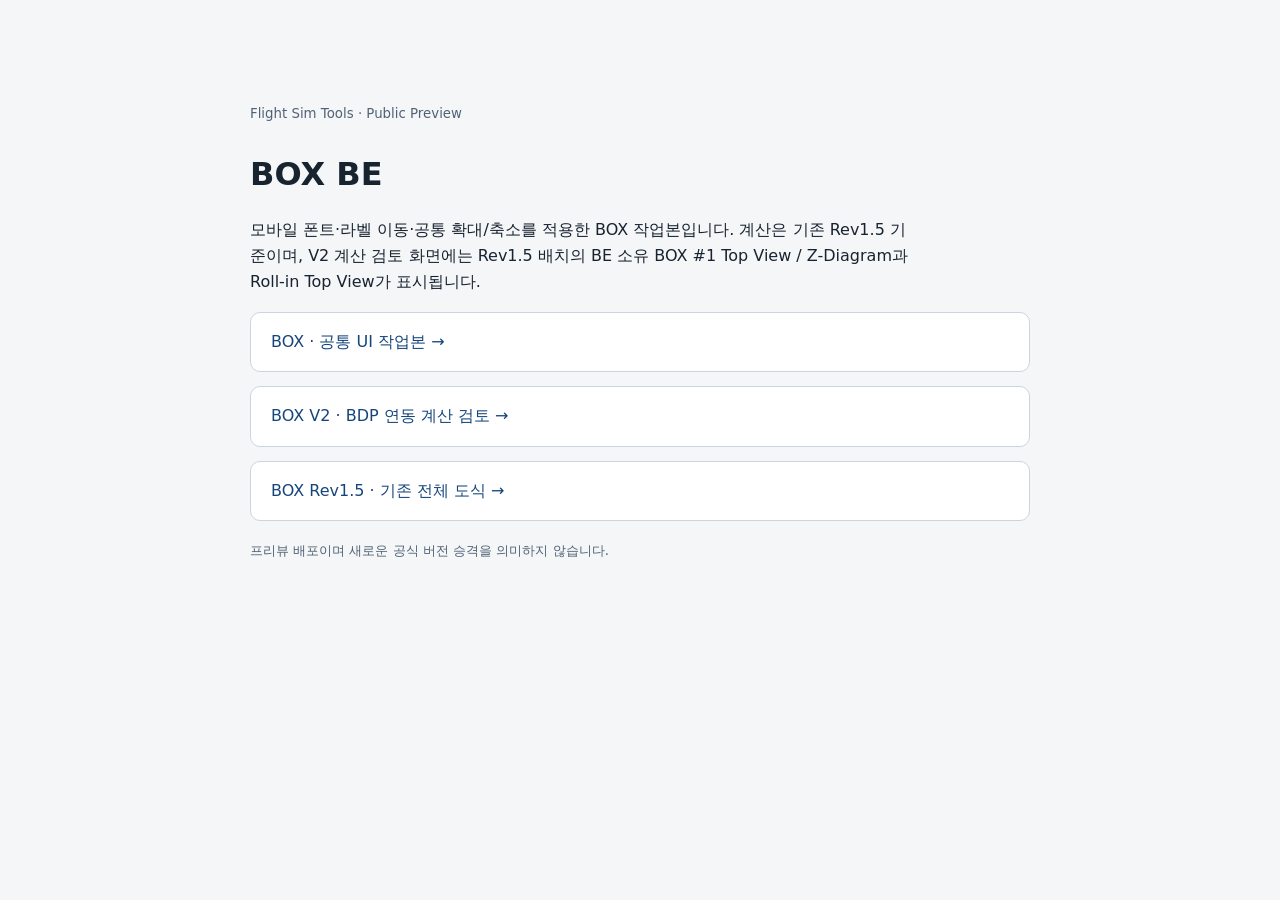
<file: index.html>
<!doctype html><html lang="ko"><meta charset="utf-8"><meta name="viewport" content="width=device-width,initial-scale=1"><title>BOX BE · Public Preview</title><style>body{font:16px/1.65 system-ui,sans-serif;background:#f4f6f8;color:#182330;margin:0}main{max-width:780px;margin:8vh auto;padding:28px}h1{font-size:32px;margin-bottom:8px}small{color:#526275}a{display:block;padding:16px 20px;margin:14px 0;border:1px solid #ccd5df;border-radius:10px;background:white;color:#16457c;text-decoration:none}a:hover{border-color:#16457c}p{max-width:65ch}</style><main><small>Flight Sim Tools · Public Preview</small><h1>BOX BE</h1><p>모바일 폰트·라벨 이동·공통 확대/축소를 적용한 BOX 작업본입니다. 계산은 기존 Rev1.5 기준이며, V2 계산 검토 화면에는 Rev1.5 배치의 BE 소유 BOX #1 Top View / Z-Diagram과 Roll-in Top View가 표시됩니다.</p><a href="./bombing/box-pattern/work/box-ui-v0.1.html">BOX · 공통 UI 작업본 →</a><a href="./apps/bombing-calculator-v2/index.html">BOX V2 · BDP 연동 계산 검토 →</a><a href="./bombing/box-pattern/box-pattern.html">BOX Rev1.5 · 기존 전체 도식 →</a><p><small>프리뷰 배포이며 새로운 공식 버전 승격을 의미하지 않습니다.</small></p></main></html>
</file>
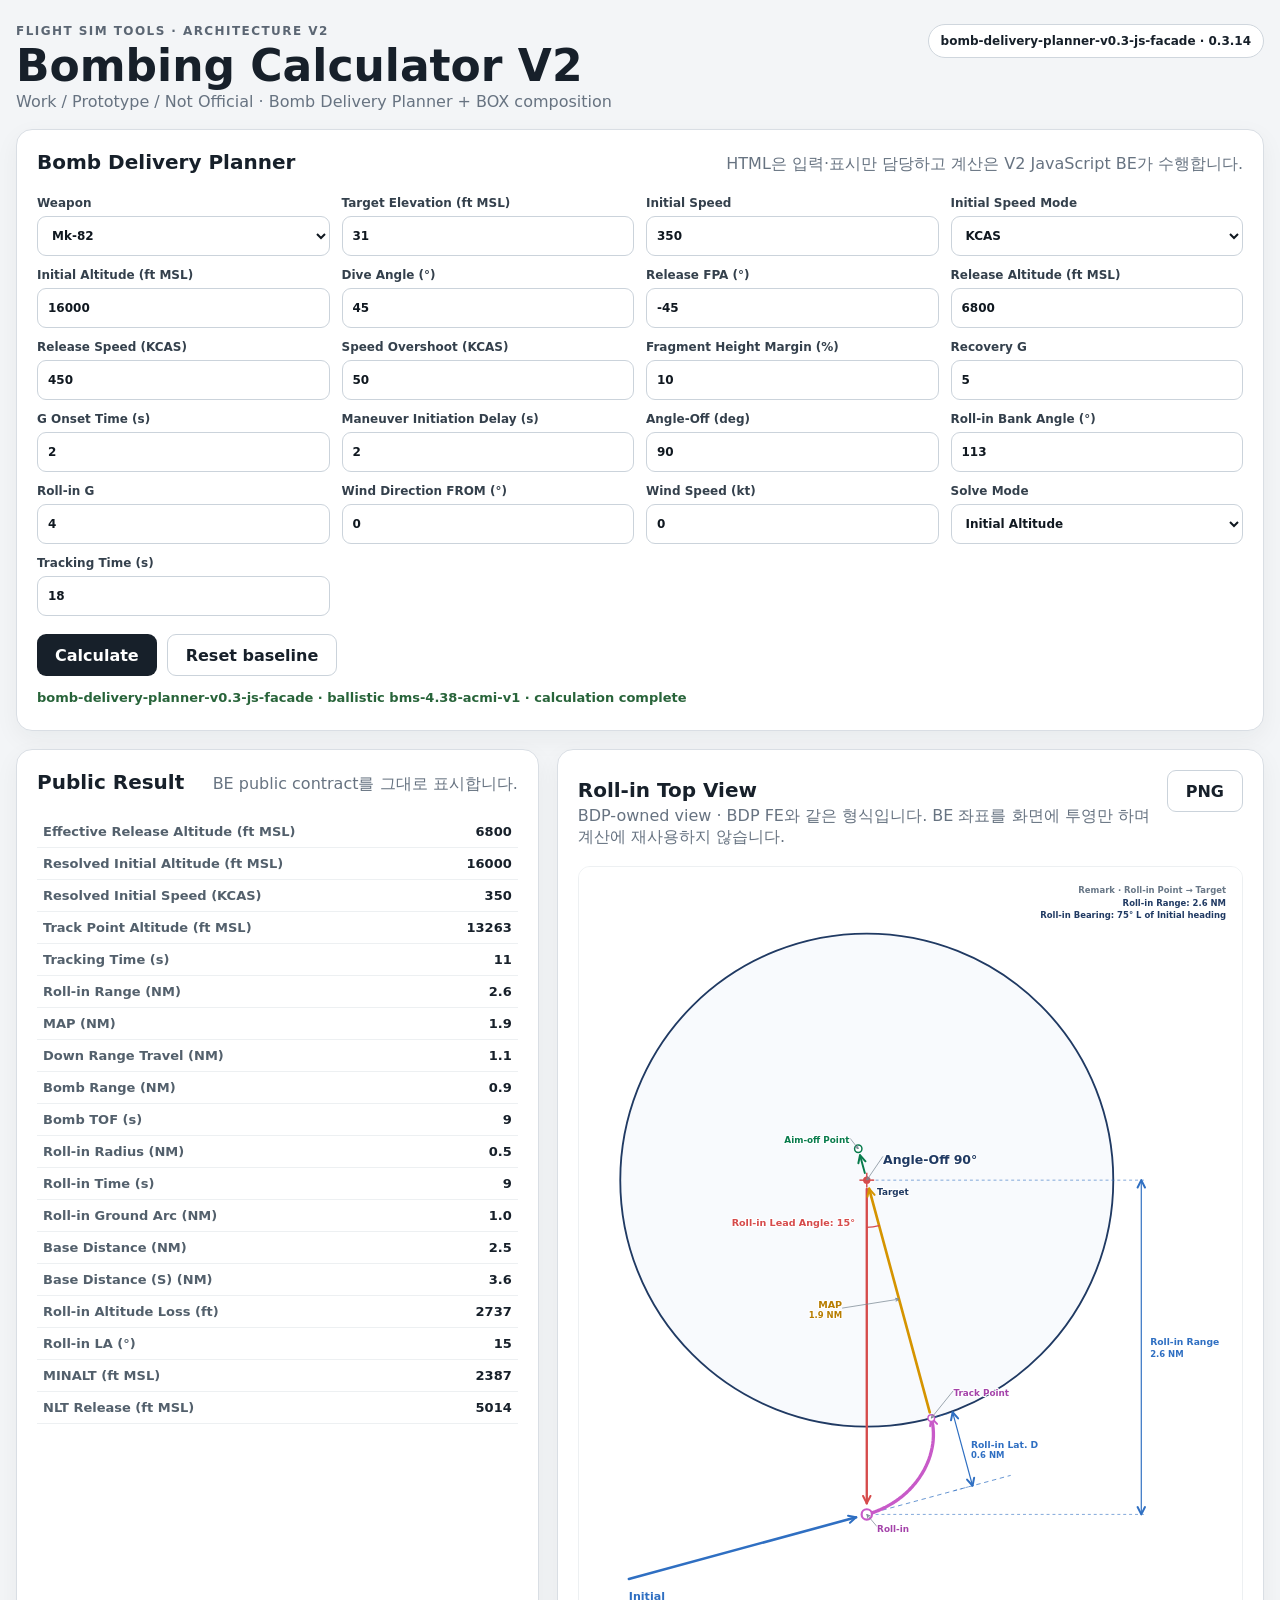
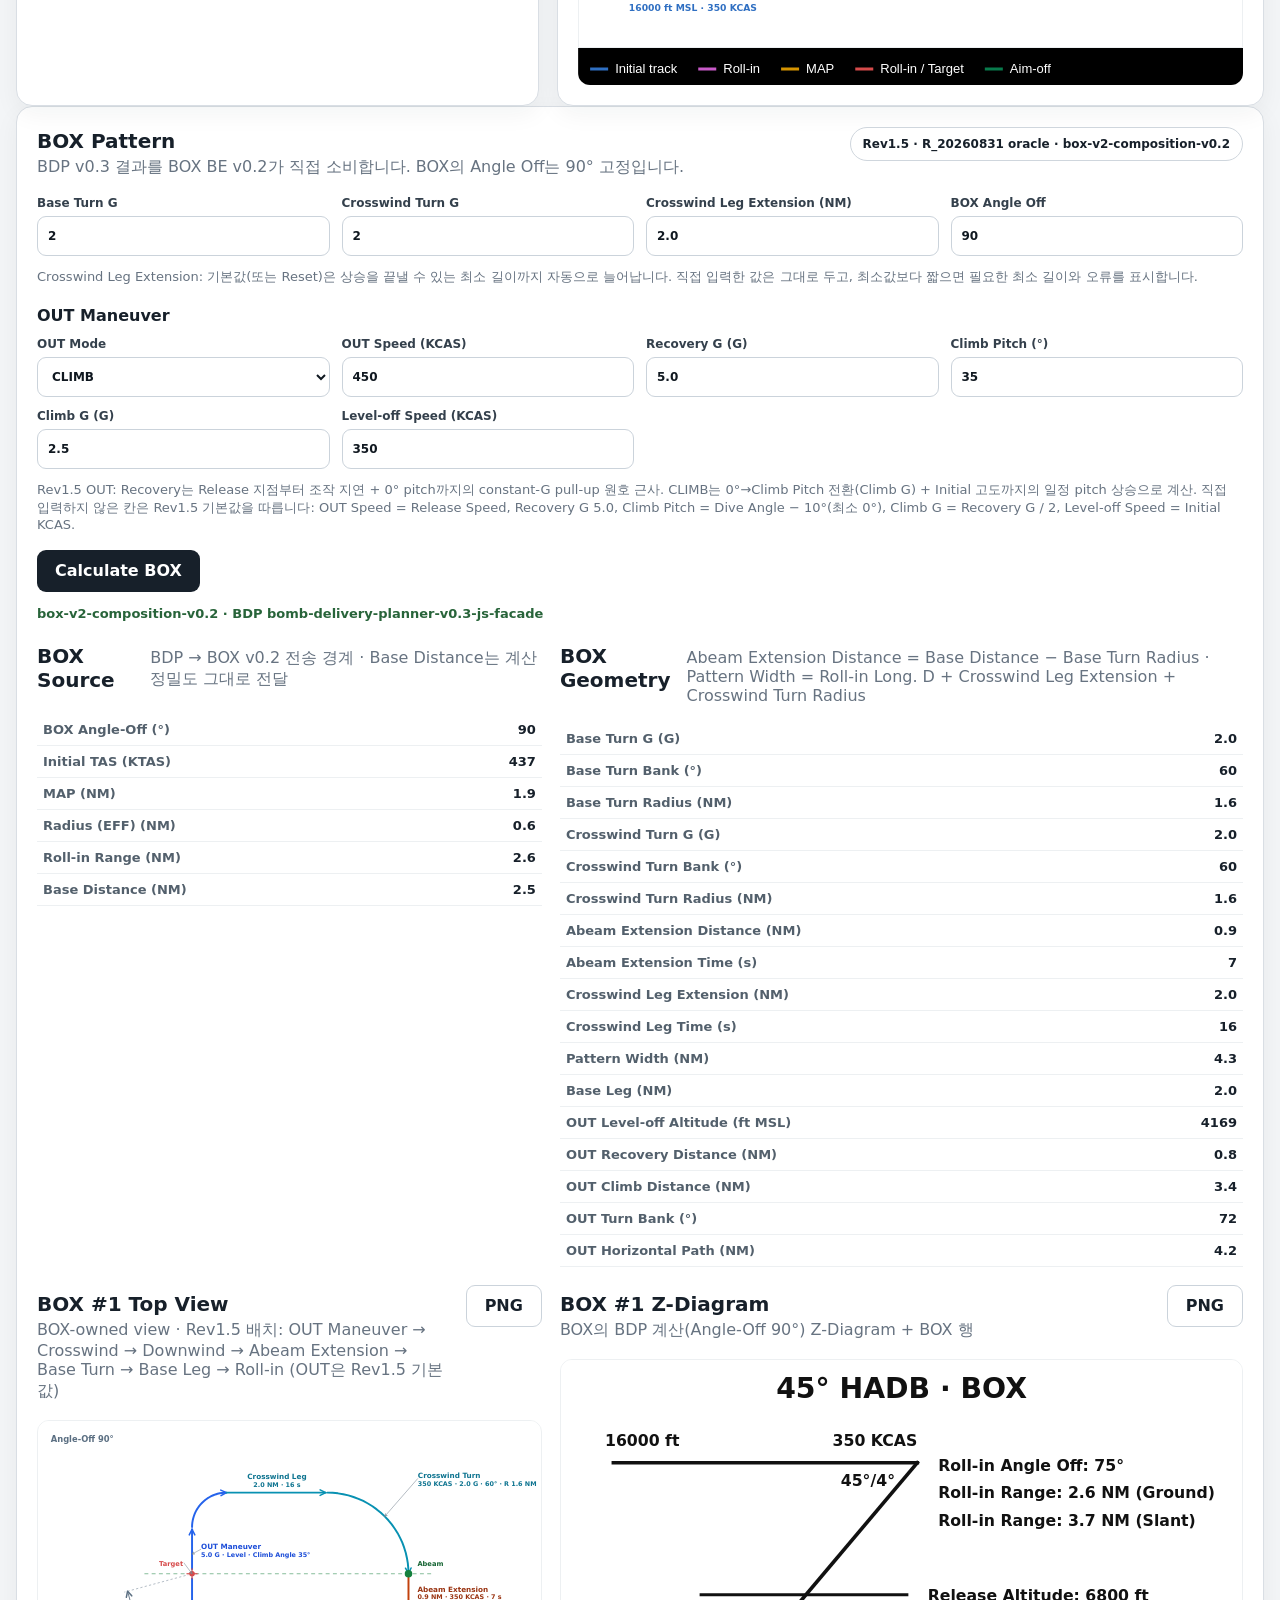
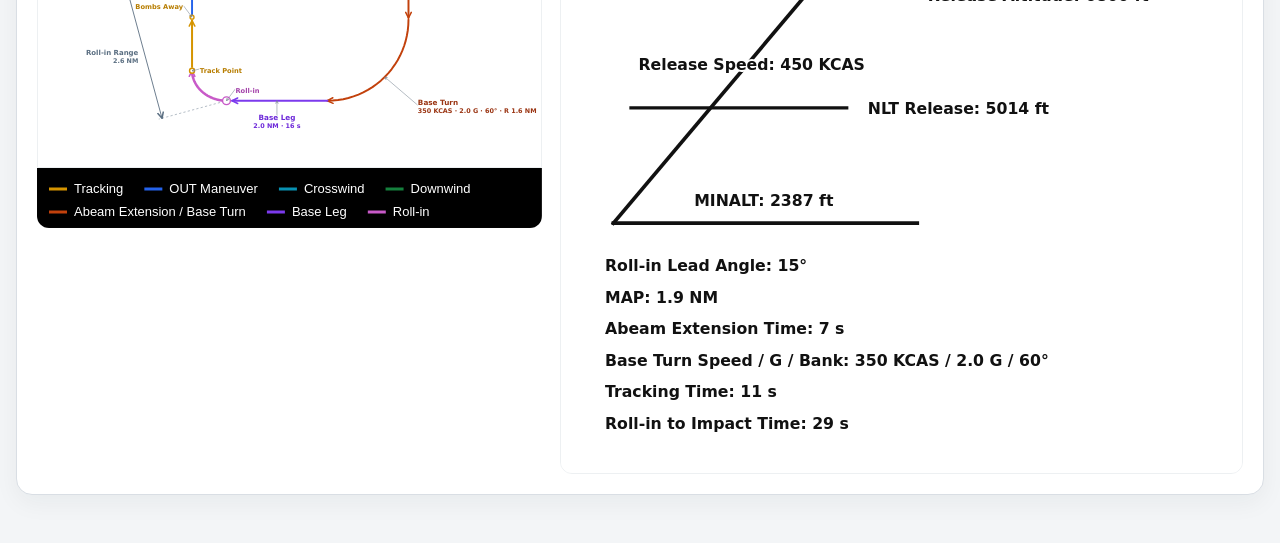
<file: apps/bombing-calculator-v2/index.html>
<!doctype html>
<html lang="ko">
<head>
  <meta charset="utf-8">
  <meta name="viewport" content="width=device-width, initial-scale=1">
  <title>Bombing Calculator V2 — Work</title>
  <link rel="stylesheet" href="./styles.css">
</head>
<body>
  <main class="app-shell">
    <header class="hero">
      <div>
        <p class="eyebrow">Flight Sim Tools · Architecture V2</p>
        <h1>Bombing Calculator V2</h1>
        <p class="subhead">Work / Prototype / Not Official · Bomb Delivery Planner + BOX composition</p>
      </div>
      <div id="modelBadge" class="badge">Loading model…</div>
    </header>

    <section class="panel">
      <div class="section-heading">
        <h2>Bomb Delivery Planner</h2>
        <p>HTML은 입력·표시만 담당하고 계산은 V2 JavaScript BE가 수행합니다.</p>
      </div>

      <form id="plannerForm" class="form-grid" novalidate>
        <label>Weapon
          <select name="weaponId">
            <option value="M82" selected>Mk-82</option>
            <option value="M83">Mk-83</option>
            <option value="M84">Mk-84</option>
          </select>
        </label>

        <label>Target Elevation (ft MSL)
          <input name="targetElevationMslFt" type="number" value="31" step="1">
        </label>

        <label>Initial Speed
          <input name="initialSpeedValue" type="number" value="350" step="1">
        </label>

        <label>Initial Speed Mode
          <select name="initialSpeedMode">
            <option value="CAS" selected>KCAS</option>
            <option value="MACH">Mach</option>
          </select>
        </label>

        <label>Initial Altitude (ft MSL)
          <input name="initialAltitudeMslFt" type="number" value="16000" step="10">
        </label>

        <label>Dive Angle (°)
          <input name="diveAngleDeg" type="number" value="45" min="0" max="89.9" step="0.1">
        </label>

        <label>Release FPA (°)
          <input name="releaseFpaDeg" type="number" value="-45" max="0" step="0.1">
        </label>

        <label>Release Altitude (ft MSL)
          <input name="releaseAltitudeMslFt" type="number" value="6800" step="10">
        </label>

        <label>Release Speed (KCAS)
          <input name="releaseSpeedKcas" type="number" value="450" step="1">
        </label>

        <label>Speed Overshoot (KCAS)
          <input name="speedOvershootKcas" type="number" value="50" step="1">
        </label>

        <label>Fragment Height Margin (%)<input name="fragmentHeightMarginPercent" type="number" value="10" min="0" step="1"></label>
        <label>Recovery G
          <input name="recoveryG" type="number" value="5" min="1.01" max="9" step="0.1">
        </label>

        <label>G Onset Time (s)
          <input name="gOnsetTimeSec" type="number" value="2" min="0.1" step="0.1">
        </label>

        <label>Maneuver Initiation Delay (s)
          <input name="maneuverInitiationDelaySec" type="number" value="2" min="0" step="0.1">
        </label>

        <label>Angle-Off (deg)
          <input name="angleOffDeg" type="number" value="90" min="0.1" max="179.9" step="0.1">
        </label>

        <label>Roll-in Bank Angle (°)
          <input name="rollInBankAngleDeg" type="number" value="113" min="0.1" max="179.9" step="0.1">
        </label>

        <label>Roll-in G
          <input name="rollInG" type="number" value="4" min="1.01" max="9" step="0.1">
        </label>

        <label>Wind Direction FROM (°)
          <input name="windDirectionDeg" type="number" value="0" step="1">
        </label>

        <label>Wind Speed (kt)
          <input name="windSpeedKt" type="number" value="0" min="0" step="1">
        </label>

        <label>Solve Mode
          <select name="solveMode">
            <option value="height" selected>Initial Altitude</option>
            <option value="time">Tracking Time</option>
          </select>
        </label>

        <label>Tracking Time (s)
          <input name="trackingTimeSec" type="number" value="18" min="0" step="1">
        </label>

        <div class="form-actions">
          <button type="submit">Calculate</button>
          <button type="button" id="resetButton" class="secondary">Reset baseline</button>
        </div>
      </form>

      <div id="status" class="status" role="status" aria-live="polite"></div>
    </section>

    <section class="workspace-grid">
      <article class="panel">
        <div class="section-heading">
          <h2>Public Result</h2>
          <p>BE public contract를 그대로 표시합니다.</p>
        </div>
        <table class="result-table">
          <tbody id="resultBody"></tbody>
        </table>
      </article>

      <article class="panel">
        <div class="section-heading">
          <div>
            <h2 id="topViewTitle">Roll-in Top View</h2>
            <p>BDP-owned view · BDP FE와 같은 형식입니다. BE 좌표를 화면에 투영만 하며 계산에 재사용하지 않습니다.</p>
          </div>
          <button type="button" id="topViewPng" class="secondary">PNG</button>
        </div>
        <svg id="topView" class="diagram-svg" data-export-legend="topViewLegend" viewBox="0 0 900 700" role="img" aria-label="Roll-in Top View"></svg>
        <svg id="topViewLegend" class="diagram-legend" role="img" aria-label="Roll-in Top View legend"></svg>
      </article>
    </section>

    <section class="panel box-panel">
      <div class="section-heading">
        <div>
          <h2>BOX Pattern</h2>
          <p>BDP v0.3 결과를 BOX BE v0.2가 직접 소비합니다. BOX의 Angle Off는 90° 고정입니다.</p>
        </div>
        <div id="boxModelBadge" class="badge">Loading BOX…</div>
      </div>

      <form id="boxForm" class="form-grid" novalidate>
        <label>Base Turn G
          <input name="baseTurnG" type="number" value="2" min="1.01" max="9" step="0.1">
        </label>

        <label>Crosswind Turn G
          <input name="crossTurnG" type="number" value="2" min="1.01" max="9" step="0.1">
        </label>

        <label>Crosswind Leg Extension (NM)
          <input name="crossLegExtensionNm" type="number" value="2" min="0" step="0.1" data-default-linked>
        </label>

        <label>BOX Angle Off
          <input value="90" type="number" disabled aria-label="BOX fixed Angle Off 90 degrees">
        </label>

        <p class="form-note">Crosswind Leg Extension: 기본값(또는 Reset)은 상승을 끝낼 수 있는 최소 길이까지 자동으로 늘어납니다. 직접 입력한 값은 그대로 두고, 최소값보다 짧으면 필요한 최소 길이와 오류를 표시합니다.</p>

        <p class="form-group-title">OUT Maneuver</p>

        <label>OUT Mode
          <select name="outMode">
            <option value="CLIMB" selected>CLIMB</option>
            <option value="LEVEL">LEVEL</option>
          </select>
        </label>

        <label>OUT Speed (KCAS)
          <input name="outSpeedKcas" type="number" step="1" data-default-linked>
        </label>

        <label>Recovery G (G)
          <input name="outRecoveryG" type="number" step="0.1" min="1.1" data-default-linked>
        </label>

        <label>Climb Pitch (°)
          <input name="outClimbPitchDeg" type="number" step="1" min="0" data-default-linked>
        </label>

        <label>Climb G (G)
          <input name="outClimbG" type="number" step="0.1" min="1.1" data-default-linked>
        </label>

        <label>Level-off Speed (KCAS)
          <input name="outLevelOffSpeedKcas" type="number" step="1" min="1" data-default-linked>
        </label>

        <p class="form-note">Rev1.5 OUT: Recovery는 Release 지점부터 조작 지연 + 0° pitch까지의 constant-G pull-up 원호 근사. CLIMB는 0°→Climb Pitch 전환(Climb G) + Initial 고도까지의 일정 pitch 상승으로 계산. 직접 입력하지 않은 칸은 Rev1.5 기본값을 따릅니다: OUT Speed = Release Speed, Recovery G 5.0, Climb Pitch = Dive Angle − 10°(최소 0°), Climb G = Recovery G / 2, Level-off Speed = Initial KCAS.</p>

        <div class="form-actions">
          <button type="submit">Calculate BOX</button>
        </div>
      </form>

      <div id="boxStatus" class="status" role="status" aria-live="polite"></div>

      <div class="workspace-grid box-results-grid">
        <article>
          <div class="section-heading">
            <h2>BOX Source</h2>
            <p>BDP → BOX v0.2 전송 경계 · Base Distance는 계산 정밀도 그대로 전달</p>
          </div>
          <table class="result-table">
            <tbody id="boxSourceBody"></tbody>
          </table>
        </article>

        <article>
          <div class="section-heading">
            <h2>BOX Geometry</h2>
            <p>Abeam Extension Distance = Base Distance − Base Turn Radius · Pattern Width = Roll-in Long. D + Crosswind Leg Extension + Crosswind Turn Radius</p>
          </div>
          <table class="result-table">
            <tbody id="boxResultBody"></tbody>
          </table>
        </article>
      </div>

      <div class="workspace-grid box-results-grid">
        <article>
          <div class="section-heading">
            <div>
              <h2 id="boxTopViewTitle">BOX #1 Top View</h2>
              <p>BOX-owned view · Rev1.5 배치: OUT Maneuver → Crosswind → Downwind → Abeam Extension → Base Turn → Base Leg → Roll-in (OUT은 Rev1.5 기본값)</p>
            </div>
            <button type="button" id="boxTopViewPng" class="secondary">PNG</button>
          </div>
          <svg id="boxTopView" class="diagram-svg" data-export-legend="boxTopViewLegend" viewBox="0 0 900 700" role="img" aria-label="BOX #1 Top View"></svg>
          <svg id="boxTopViewLegend" class="diagram-legend" role="img" aria-label="BOX #1 Top View legend"></svg>
        </article>

        <article>
          <div class="section-heading">
            <div>
              <h2 id="boxZTitle">BOX #1 Z-Diagram</h2>
              <p>BOX의 BDP 계산(Angle-Off 90°) Z-Diagram + BOX 행</p>
            </div>
            <button type="button" id="boxZPng" class="secondary">PNG</button>
          </div>
          <svg id="boxZ" class="diagram-svg" viewBox="0 0 650 680" role="img" aria-label="BOX #1 Z-Diagram"></svg>
        </article>
      </div>
    </section>
  </main>

  <script type="module" src="./app.mjs"></script>
</body>
</html>
</file>
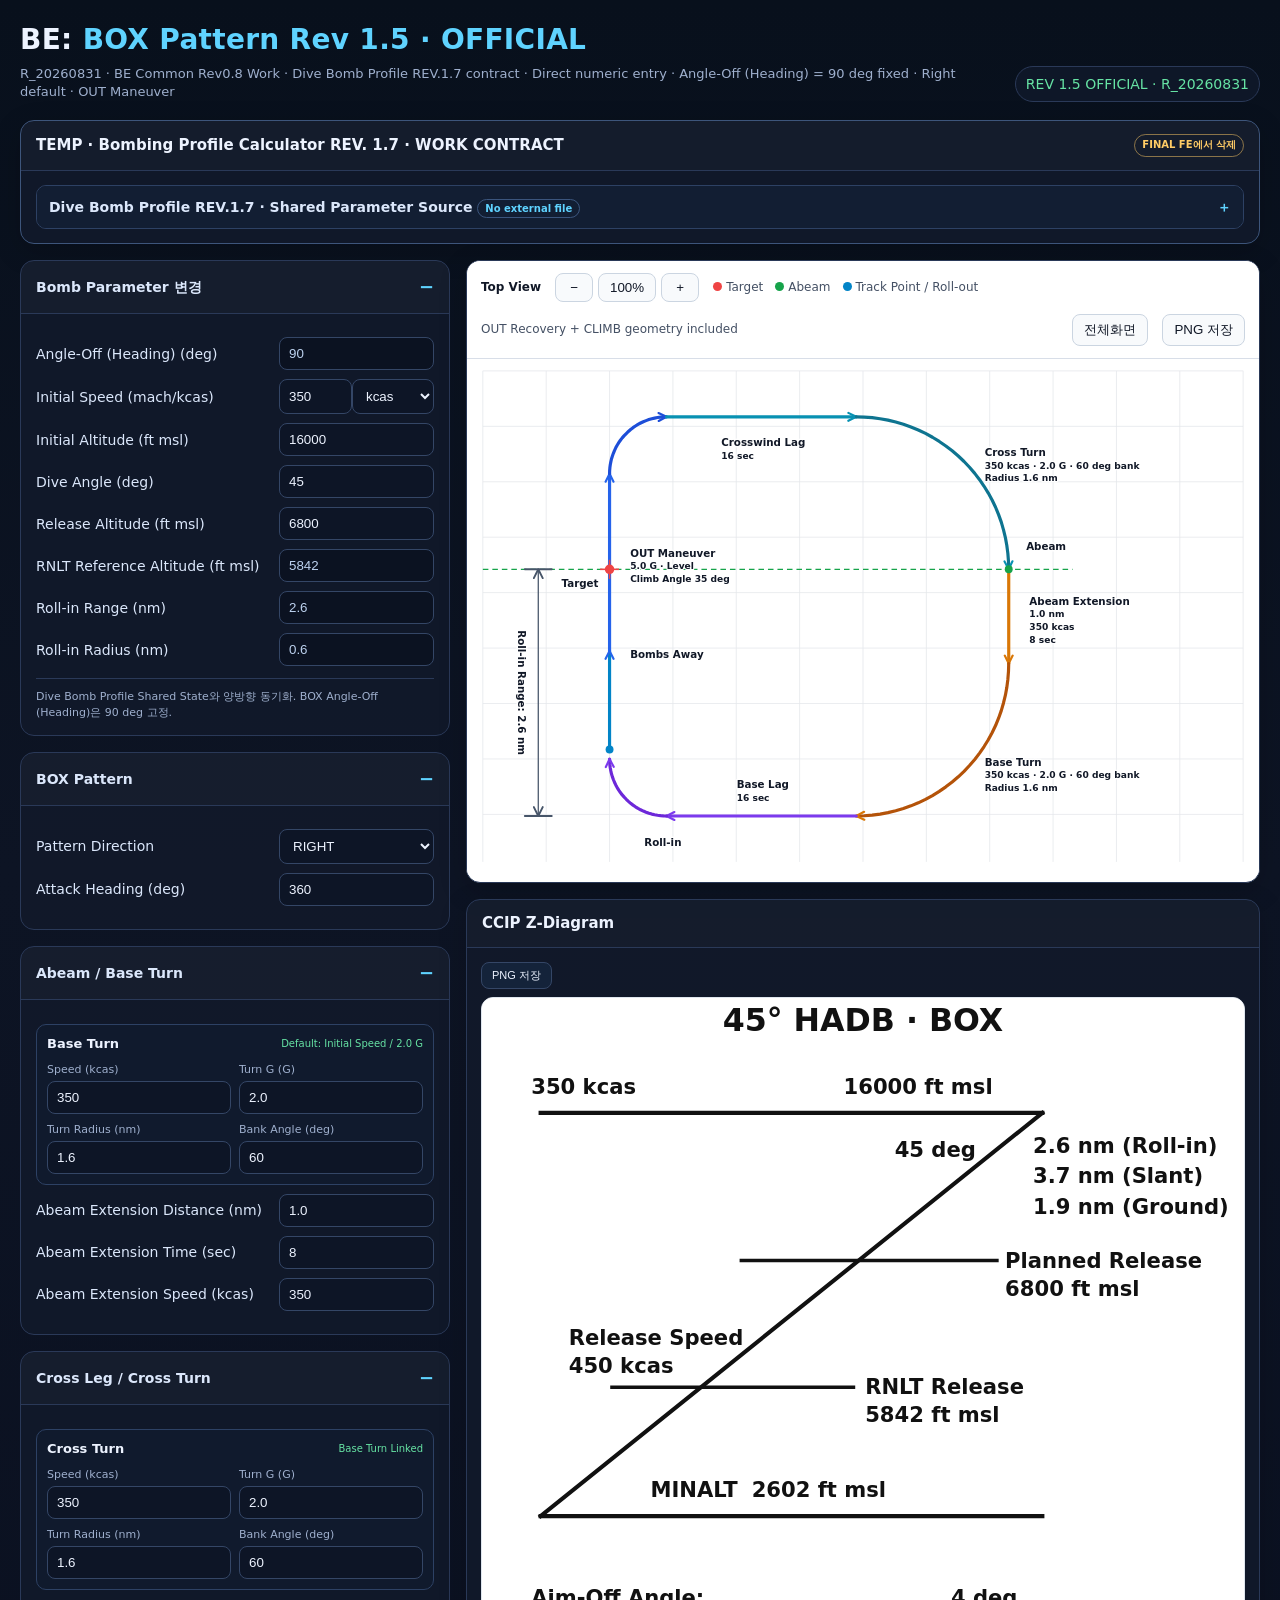
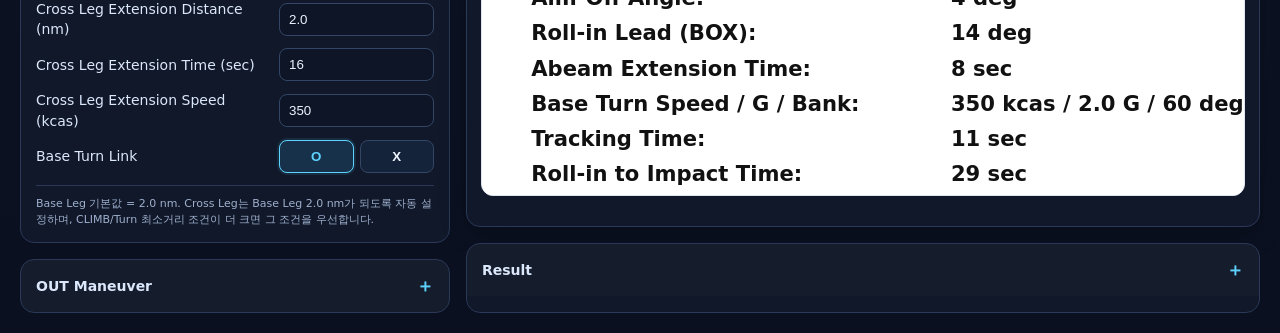
<file: bombing/box-pattern/box-pattern.html>
<!doctype html>
<html lang="ko">
<head>
<meta charset="utf-8" />
<meta name="viewport" content="width=device-width, initial-scale=1" />
<title>BE: BOX Pattern Rev 1.5 · OFFICIAL · R_20260831</title>
<style>
.rangeDimension{fill:none;stroke:#475569;stroke-width:1.6}.rangeCap{stroke:#475569;stroke-width:2.4;stroke-linecap:round}.label,.svgmeta,.small{paint-order:stroke;stroke:#fff;stroke-linejoin:round}.label{stroke-width:4px}.svgmeta,.small{stroke-width:3px}
.outputStack .primaryViz{order:1}.outputStack .zDiagramCard{order:2}.outputStack .resultCard{order:3}
:root{--bg:#08101c;--panel:#11182a;--panel2:#151f34;--line:#2a3958;--text:#edf3ff;--muted:#9fb0ce;--accent:#5fd3ff;--good:#66e3a4;--warn:#ffcc66;--bad:#ff7b86}
input[type=number]{appearance:textfield;-moz-appearance:textfield}input[type=number]::-webkit-inner-spin-button,input[type=number]::-webkit-outer-spin-button{-webkit-appearance:none;margin:0}
*{box-sizing:border-box}body{margin:0;background:linear-gradient(180deg,#08101c,#0d1424 45%,#0a1020);color:var(--text);font:14px/1.45 system-ui,-apple-system,Segoe UI,Roboto,"Noto Sans KR",sans-serif}.wrap{max-width:1520px;margin:0 auto;padding:20px}header{display:flex;align-items:flex-end;justify-content:space-between;gap:16px;margin-bottom:18px}h1{margin:0;font-size:28px;letter-spacing:.3px}h1 span{color:var(--accent)}.sub{color:var(--muted);font-size:13px;margin-top:4px}.status{padding:7px 10px;border:1px solid var(--line);border-radius:999px;background:#0e1728;color:var(--good);white-space:nowrap}.grid{display:grid;grid-template-columns:430px minmax(0,1fr);gap:16px}.stack{display:grid;gap:16px}.card{background:rgba(17,24,42,.96);border:1px solid var(--line);border-radius:14px;box-shadow:0 8px 28px rgba(0,0,0,.18);overflow:hidden}.card h2{font-size:15px;margin:0;padding:13px 15px;border-bottom:1px solid var(--line);background:rgba(255,255,255,.015)}.content{padding:14px 15px}.field{display:grid;grid-template-columns:1fr 155px;gap:10px;align-items:center;margin:9px 0}.hint{display:block;color:var(--muted);font-size:11px;margin-top:2px}label{color:#dbe7fb}input,select,button{width:100%;border:1px solid #344666;background:#0d1526;color:var(--text);border-radius:8px;padding:8px 9px;outline:none}input:focus,select:focus{border-color:var(--accent);box-shadow:0 0 0 2px rgba(95,211,255,.12)}input[readonly]{color:#bdd2ef;background:#0b1221}button{cursor:pointer;background:#14233a}button:hover{border-color:var(--accent)}.override{display:flex;gap:8px;align-items:center;padding:9px 10px;border-radius:9px;background:#16233a;border:1px solid #334a70;margin-bottom:10px}.override strong{color:var(--warn)}.pill{font-size:11px;padding:3px 7px;border-radius:999px;border:1px solid #3b557d;color:#b9cae4}.turnbox{padding:10px;border:1px solid #2d4164;background:#101a2d;border-radius:10px;margin-top:10px}.minihead{display:flex;justify-content:space-between;gap:10px;align-items:center;margin-bottom:8px}.minihead strong{font-size:13px}.sync{font-size:10px;color:var(--good)}.sync.custom{color:var(--warn)}.turngrid{display:grid;grid-template-columns:1fr 1fr;gap:8px}.turngrid label{font-size:11px;color:var(--muted)}.turngrid input{margin-top:3px}.results{display:grid;grid-template-columns:repeat(4,minmax(150px,1fr));gap:10px}.metric{background:var(--panel2);border:1px solid var(--line);border-radius:10px;padding:10px}.metric .k{font-size:11px;color:var(--muted)}.metric .v{font-size:18px;font-weight:700;margin-top:3px}.metric .u{font-size:11px;color:#8fa6c8;margin-left:3px}.metric.good .v{color:var(--good)}.metric.warn .v{color:var(--warn)}.status.error{color:var(--bad);border-color:rgba(255,123,134,.65);background:rgba(255,123,134,.08)}.errorBox{display:none;margin-top:12px;padding:11px 12px;border:1px solid rgba(255,123,134,.65);border-radius:10px;background:rgba(255,123,134,.08);color:#ffd7dc;font-size:12px}.errorBox.show{display:block}.errorBox strong{color:var(--bad)}.errorBox ul{margin:6px 0 0 18px;padding:0}.footerNote{font-size:11px;color:var(--muted);padding-top:10px;border-top:1px solid var(--line);margin-top:12px}.formula{font-family:ui-monospace,SFMono-Regular,Consolas,monospace;color:#c8d9f5}.viz{min-height:0;display:grid;grid-template-rows:auto auto;background:#fff}.viz:fullscreen{width:100vw;height:100vh;min-height:100vh;border:0;border-radius:0;display:grid;grid-template-rows:auto minmax(0,1fr);background:#fff}.viz:fullscreen svg#svg{width:100%;height:100%;aspect-ratio:auto;min-height:0}.viz:fullscreen .vizbar{padding:8px 12px}.vizbar{display:flex;flex-wrap:wrap;gap:8px 14px;align-items:center;padding:10px 14px;border-bottom:1px solid #d8dee8;color:#445064;font-size:12px;background:#fff}.vizbar strong{color:#111827}.vizbar button{width:auto;padding:6px 11px;background:#f8fafc;color:#111827;border:1px solid #cbd5e1}.vizbar button:hover{border-color:#64748b}.vizbar .chartFullBtn{margin-left:auto}.zoomControls{display:flex;gap:5px;align-items:center}.zoomControls button{min-width:38px}.zoomControls .zoomReset{min-width:58px;font-variant-numeric:tabular-nums}.legend{display:flex;gap:12px;flex-wrap:wrap}.dot{display:inline-block;width:9px;height:9px;border-radius:50%;margin-right:4px}.targetDot{background:#ef4444}.abeamDot{background:#16a34a}.trackDot{background:#0284c7}svg#svg{display:block;width:100%;height:auto;aspect-ratio:1000/650;min-height:0;background:#fff}.gridline{stroke:#e5e7eb;stroke-width:1}.leg,.turn{fill:none;stroke-width:4;stroke-linecap:round;stroke-linejoin:round}.leg-final{stroke:#0284c7}.leg-out{stroke:#2563eb}.leg-cross{stroke:#0891b2}.leg-down{stroke:#16a34a}.leg-abeam{stroke:#d97706}.leg-base{stroke:#7c3aed}.turn-out{stroke:#1d4ed8}.turn-cross{stroke:#0e7490}.turn-base{stroke:#b45309}.turn-roll{stroke:#6d28d9}.abeamLine{stroke:#16a34a;stroke-width:1.5;stroke-dasharray:7 5}.targetCross{stroke:#ef4444;stroke-width:2}.label{fill:#111827;font-size:13px;font-weight:850}.svgmeta{fill:#111827;font-size:11.5px;font-weight:850}.small{fill:#475569;font-size:11.5px;font-weight:850}.labelBg{fill:#fff;fill-opacity:.96;stroke:#d7dee8;stroke-width:.8}.targetpt{fill:#ef4444}.trackpt{fill:#0284c7}.abeampt{fill:#16a34a}

.tempEmbed{margin-bottom:16px;border-color:#3d557b}.tempEmbed h2{display:flex;justify-content:space-between;gap:10px;align-items:center}.tempBadge{font-size:10px;color:var(--warn);border:1px solid rgba(255,204,102,.5);border-radius:999px;padding:3px 7px}.embedStatus{font-size:11px;color:var(--muted);margin:10px 0 0}.embedStatus.good{color:var(--good)}.embedStatus.warn{color:var(--warn)}.embedStatus.bad{color:var(--bad)}.embedHint{font-size:11px;color:var(--muted);margin-top:9px;padding-top:9px;border-top:1px solid var(--line)}
.tempProfilePanel{border:1px solid #2d4164;border-radius:10px;overflow:hidden;background:#0d1728}.tempProfilePanel summary{cursor:pointer;list-style:none;padding:11px 12px;background:#121e33;color:#dbe7fb;font-weight:700}.tempProfilePanel summary::-webkit-details-marker{display:none}.tempProfilePanel summary::after{content:'＋';float:right;color:var(--accent)}.tempProfilePanel[open] summary::after{content:'−'}.tempProfileBody{padding:12px}.tempGrid{display:grid;grid-template-columns:repeat(4,minmax(135px,1fr));gap:9px}.tempField{display:grid;gap:4px;min-width:0}.tempField>span:first-child{font-size:11px;color:var(--muted)}.tempField input,.tempField select{min-height:40px}.tempField .unit{font-size:10px;color:var(--muted)}.tempCompound{display:grid;grid-template-columns:minmax(0,1fr) 84px}.tempCompound input{border-radius:8px 0 0 8px}.tempCompound select{border-left:0;border-radius:0 8px 8px 0}.tempCheck{display:flex;align-items:center;gap:8px;min-height:40px;padding:8px 9px;border:1px solid #344666;border-radius:8px;background:#0d1526}.tempCheck input{width:auto;min-height:auto;margin:0}.tempReadouts{display:grid;grid-template-columns:repeat(6,minmax(120px,1fr));gap:8px;margin-top:10px}.tempReadout{padding:9px;border:1px solid var(--line);border-radius:9px;background:var(--panel2)}.tempReadout .k{font-size:10px;color:var(--muted)}.tempReadout .v{font-size:15px;font-weight:700;margin-top:2px}.tempActions{display:flex;gap:8px;justify-content:flex-end;margin-top:10px}.tempActions button{width:auto;padding:7px 12px}.tempCoreTag{font-size:10px;color:var(--accent);border:1px solid #3b557d;border-radius:999px;padding:3px 7px}
.tempZSection{margin-top:12px;padding-top:12px;border-top:1px solid var(--line)}.tempZHead{display:flex;align-items:center;justify-content:space-between;gap:10px;margin-bottom:8px}.tempZHead strong{display:none;font-size:12px;color:#dbe7fb}.tempZHead button{width:auto;padding:5px 10px;font-size:11px}.tempZCanvas{width:min(100%,820px);margin:0 auto}.tempZBox{overflow:hidden;border:1px solid #dfe6ee;border-radius:12px;background:#fff}.tempZBox #tpZSvg{display:block;width:100%;height:auto;min-height:0;background:#fff;aspect-ratio:650/610}.tempZBox #tpZSvg text{font-family:system-ui,-apple-system,Segoe UI,Roboto,"Noto Sans KR",sans-serif;fill:#111!important}.tempZHint{font-size:10px;color:var(--muted);margin-top:7px;text-align:center}

.input-panel{background:rgba(17,24,42,.96);border:1px solid var(--line);border-radius:14px;overflow:hidden}
.input-panel>summary{display:flex;align-items:center;justify-content:space-between;gap:12px;padding:13px 15px;cursor:pointer;list-style:none;background:rgba(255,255,255,.02);font-weight:850;color:#dbe7fb;user-select:none}
.input-panel>summary::-webkit-details-marker{display:none}.input-panel>summary::after{content:'＋';color:var(--accent);font-size:18px}.input-panel[open]>summary{border-bottom:1px solid var(--line)}.input-panel[open]>summary::after{content:'−'}
.input-panel>.content{padding:14px 15px}.input-panel .field label{color:#dbe7fb}
.syncChoice{display:grid;grid-template-columns:1fr 1fr;gap:6px}.syncChoice button{padding:8px 9px;font-weight:850}.syncChoice button.active{border-color:var(--accent);background:#17314a;color:var(--accent);box-shadow:0 0 0 2px rgba(95,211,255,.1)}
.readonlyBox{color:#bdd2ef;background:#0b1221}
.table-wrap{overflow-x:auto}.result-table{width:100%;border-collapse:collapse;table-layout:fixed;font-size:14px}.result-table col.result-label-col{width:35%}.result-table col.result-colon-col{width:24px}.result-table td{padding:11px 13px;border-bottom:1px solid var(--line);font-weight:400}.result-label{color:var(--text)}.result-colon{padding-inline:0!important;text-align:center}.result-value{text-align:left;font-variant-numeric:tabular-nums;white-space:normal}.result-profile-title td{font-size:16px}.result-group td{background:#151f34;font-weight:850;color:var(--text)}
.outReadout{font-weight:700;color:var(--accent)}.outNote{font-size:11px;color:var(--muted);margin-top:10px}.zStandalone{padding:14px}.zStandalone .tempZCanvas{width:min(100%,820px);margin:0 auto}.zStandalone .tempZBox{background:#fff}.zStandalone .tempZBox #tpZSvg{min-height:0}

@media(max-width:1080px){.grid{grid-template-columns:1fr}.results{grid-template-columns:repeat(2,minmax(140px,1fr))}.tempGrid{grid-template-columns:repeat(3,minmax(130px,1fr))}.tempReadouts{grid-template-columns:repeat(3,minmax(120px,1fr))}}
@media(max-width:620px){.wrap{padding:10px}header{align-items:flex-start;flex-direction:column}.status{max-width:100%;white-space:normal}.results{grid-template-columns:1fr 1fr}.field{grid-template-columns:1fr 130px}.turngrid{grid-template-columns:1fr 1fr}.metric .v{font-size:16px}.tempGrid{grid-template-columns:1fr 1fr}.tempReadouts{grid-template-columns:1fr 1fr}.tempActions{justify-content:stretch}.tempActions button{width:100%}}
</style>
</head>
<body>
<div class="wrap">
<header><div><h1>BE: <span>BOX Pattern Rev 1.5 · OFFICIAL</span></h1><div class="sub">R_20260831 · BE Common Rev0.8 Work · Dive Bomb Profile REV.1.7 contract · Direct numeric entry · Angle-Off (Heading) = 90 deg fixed · Right default · OUT Maneuver</div></div><div id="status" class="status">REV 1.5 OFFICIAL · R_20260831</div></header>
<section class="card tempEmbed"><h2><span>TEMP · Bombing Profile Calculator REV. 1.7 · WORK CONTRACT</span><span class="tempBadge">FINAL FE에서 삭제</span></h2><div class="content">
<details class="tempProfilePanel">
<summary>Dive Bomb Profile REV.1.7 · Shared Parameter Source <span class="tempCoreTag">No external file</span></summary>
<div class="tempProfileBody">
<div class="tempGrid">
<label class="tempField"><span>Bomb</span><select id="tpWeapon"></select></label>
<label class="tempField"><span>Target Altitude (ft msl)</span><input id="tpTargetElevation" type="number" value="31" step="1"></label>
<label class="tempField"><span>Release Speed (kcas)</span><input id="tpReleaseSpeed" type="number" value="450" step="1"></label>
<label class="tempField"><span>Escape G (G)</span><input id="tpEscapeG" type="number" value="4" step="0.1"></label>
<label class="tempField"><span>RNLT Speed Margin (kcas)</span><input id="tpNltMargin" type="number" value="50" step="1"></label>
<label class="tempField"><span>Recovery Maneuver Delay (sec)</span><input id="tpManeuverTime" type="number" value="2" step="1"></label>
<label class="tempField"><span>Dive Angle (deg)</span><input id="tpDiveAngle" type="number" value="45" step="1"></label>
<label class="tempField"><span>Wind Direction (deg from)</span><input id="tpWindDirection" type="number" value="0" step="1"></label>
<label class="tempField"><span>Wind Speed (m/s)</span><input id="tpWindSpeed" type="number" value="0" step="1"></label>
<label class="tempField"><span>Initial Speed (mach/kcas)</span><span class="tempCompound"><input id="tpInitialSpeed" type="number" value="350" step="1"><select id="tpInitialUnit"><option value="MACH">mach</option><option value="CAS" selected>kcas</option></select></span></label>
<label class="tempField"><span>Initial Altitude (ft msl)</span><input id="tpInitialAltitude" type="number" value="16000" step="1"></label>
<label class="tempField"><span>Solve Mode</span><select id="tpSolveMode"><option value="height" selected>Initial Altitude</option><option value="time">Tracking Time</option></select></label>
<label class="tempField"><span>Tracking Time (sec)</span><input id="tpTrackingTime" type="number" value="18" step="1"></label>
<label class="tempField"><span>Release Altitude (ft msl)</span><input id="tpReleaseAltitude" type="number" value="6800" step="1"></label>
<label class="tempField"><span>Angle-Off (Heading) (deg)</span><input id="tpRollHeading" type="number" value="90" readonly></label>
<label class="tempField"><span>Roll-in Bank Angle (deg)</span><input id="tpRollBank" type="number" value="113" step="1"></label>
<label class="tempField"><span>Bank Auto Link</span><span class="tempCheck"><input id="tpBankAuto" type="checkbox" checked><span>90 deg + Dive/2</span></span></label>
<label class="tempField"><span>Roll-in G (G)</span><input id="tpRollG" type="number" value="4" step="0.1"></label>
</div>
<div class="tempReadouts" style="display:none">
<div class="tempReadout"><div class="k">MINALT</div><div class="v" id="tpMra">-</div></div>
<div class="tempReadout"><div class="k">RNLT</div><div class="v" id="tpNlt">-</div></div>
<div class="tempReadout"><div class="k">Initial TAS → BOX</div><div class="v" id="tpInitialTasOut">-</div></div>
<div class="tempReadout"><div class="k">GROUND RANGE → BOX</div><div class="v" id="tpGroundOut">-</div></div>
<div class="tempReadout"><div class="k">Roll-in Radius → BOX</div><div class="v" id="tpRadiusOut">-</div></div>
<div class="tempReadout"><div class="k">Roll-in Time</div><div class="v" id="tpRollTimeOut">-</div></div>
</div>
<div class="tempActions"><button id="tpReset" type="button">REV.1.7 기본값 복원</button><button id="tpRecalc" type="button">Profile → BOX Recalculate</button></div>
<div id="embedStatus" class="embedStatus good">REV.1.7 work contract 계산 코어가 이 HTML 안에 직접 탑재되어 있습니다. 외부 파일을 읽지 않습니다.</div>
<div class="embedHint">Standalone 작업본용 임베드 모듈입니다. <b>Angle-Off (Heading)은 BOX용 90 deg로 고정</b>하고, REV.1.7 work contract 계산 결과의 <b>Initial Speed / Ground Range / Roll-in Radius</b>를 BOX Imported Context로 자동 전달합니다. CAS는 화면에 표시하고 TAS는 내부 계산에만 사용합니다. 최종 FE에서는 이 TEMP 블록과 계산 코어를 제거하고 FE 데이터 객체에 연결합니다.</div>
</div></details>
</div></section>
<div class="grid">
<div class="stack">
<details class="input-panel" open>
<summary>Bomb Parameter 변경</summary><div class="content">
<div class="field"><label>Angle-Off (Heading) (deg)</label><input id="bpRollDisplay" type="number" value="90" step="1" readonly></div>
<div class="field"><label>Initial Speed (mach/kcas)</label><span style="display:grid;grid-template-columns:1fr 82px"><input id="bpInitialSpeed" type="number" step="1"><select id="bpInitialUnit"><option value="MACH">mach</option><option value="CAS">kcas</option></select></span></div>
<div class="field"><label>Initial Altitude (ft msl)</label><input id="bpInitialAltitude" type="number" step="1"></div>
<div class="field"><label>Dive Angle (deg)</label><input id="bpDiveAngle" type="number" step="1" min="0" max="89"></div>
<div class="field"><label>Release Altitude (ft msl)</label><input id="bpReleaseAltitude" type="number" step="1"></div>
<div class="field"><label>RNLT Reference Altitude (ft msl)</label><input id="bpNltReference" type="text" readonly></div>
<div class="field"><label>Roll-in Range (nm)</label><input id="rollRange" type="text" readonly></div>
<div class="field"><label>Roll-in Radius (nm)</label><input id="rollRadiusDisplay" type="text" readonly></div>
<div class="footerNote">Dive Bomb Profile Shared State와 양방향 동기화. BOX Angle-Off (Heading)은 90 deg 고정.</div>
<input id="bpRoll" type="hidden" value="90"><input id="initialSpeed" type="hidden" value="450"><select id="speedUnit" style="display:none"><option value="kt" selected>kt</option></select>
<input id="groundRange" type="hidden" value="2.4"><input id="rollRadius" type="hidden" value="1.2"><input id="profileRollRange" type="hidden" value="3.6"><input id="outDistance" type="hidden" value="0"><select id="rangeUnit" style="display:none"><option value="nm" selected>nm</option></select>
</div></details>

<details class="input-panel" open>
<summary>BOX Pattern</summary><div class="content">
<div class="field"><label>Pattern Direction</label><select id="direction"><option value="R" selected>RIGHT</option><option value="L">LEFT</option></select></div>
<div class="field"><label>Attack Heading (deg)</label><input id="inHeading" type="number" value="360" min="0" max="360" step="1"></div>
</div></details>

<details class="input-panel" open>
<summary>Abeam / Base Turn</summary><div class="content">
<div class="turnbox"><div class="minihead"><strong>Base Turn</strong><span class="sync">Default: Initial Speed / 2.0 G</span></div><div class="turngrid">
<label>Speed (kcas)<input id="baseSpeed" type="number" step="1"></label>
<label>Turn G (G)<input id="baseG" type="number" step="0.1" min="1.0"></label>
<label>Turn Radius (nm)<input id="baseRadius" type="number" step="0.1" min="0.1"></label>
<label>Bank Angle (deg)<input id="baseBank" type="number" step="1" min="0" max="89"></label>
</div></div>
<div class="field"><label>Abeam Extension Distance (nm)</label><input id="extDistance" type="number" step="0.1"></div>
<div class="field"><label>Abeam Extension Time (sec)</label><input id="extTime" type="number" step="1"></div>
<div class="field"><label>Abeam Extension Speed (kcas)</label><input id="extSpeed" type="number" step="1" min="1"></div>
</div></details>

<details class="input-panel" open>
<summary>Cross Leg / Cross Turn</summary><div class="content">
<div class="turnbox"><div class="minihead"><strong>Cross Turn</strong><span id="crossSync" class="sync">Base Turn Linked</span></div><div class="turngrid">
<label>Speed (kcas)<input id="crossSpeed" type="number" step="1"></label>
<label>Turn G (G)<input id="crossG" type="number" step="0.1" min="1.0"></label>
<label>Turn Radius (nm)<input id="crossRadius" type="number" step="0.1" min="0.1"></label>
<label>Bank Angle (deg)<input id="crossBank" type="number" step="1" min="0" max="89"></label>
</div></div>
<div class="field"><label>Cross Leg Extension Distance (nm)</label><input id="crossExtDistance" type="number" step="0.1"></div>
<div class="field"><label>Cross Leg Extension Time (sec)</label><input id="crossExtTime" type="number" step="1"></div>
<div class="field"><label>Cross Leg Extension Speed (kcas)</label><input id="crossExtSpeed" type="number" step="1" min="1"></div>
<div class="field"><label>Base Turn Link</label><div class="syncChoice" role="group" aria-label="Base Turn Link"><button id="crossLinkOn" class="active" type="button" aria-pressed="true">O</button><button id="crossLinkOff" type="button" aria-pressed="false">X</button></div></div>
<div class="footerNote">Base Leg 기본값 = 2.0 nm. Cross Leg는 Base Leg 2.0 nm가 되도록 자동 설정하며, CLIMB/Turn 최소거리 조건이 더 크면 그 조건을 우선합니다.</div>
</div></details>

<details class="input-panel" id="outPanel">
<summary>OUT Maneuver</summary><div class="content">
<div class="field"><label>OUT Mode</label><select id="outMode"><option value="CLIMB" selected>CLIMB</option><option value="LEVEL">LEVEL</option></select></div>
<div class="field"><label>OUT Speed (kcas)</label><input id="outSpeed" type="number" step="1" value="450"></div>
<div class="field"><label>Recovery G (G)</label><input id="recoveryG" type="number" step="0.1" min="1.1" value="5.0"></div>
<div class="field"><label>Level-off Altitude (ft msl)</label><input id="levelOffAltitude" class="readonlyBox" type="text" readonly></div>
<div class="field"><label>Climb Pitch (deg)</label><input id="climbPitch" type="number" step="1" min="0" value="35"></div>
<div class="field"><label>Climb G (G)</label><input id="climbG" type="number" step="0.1" min="1.1" value="2.5"></div>
<div class="field"><label>Level-off Speed (kcas)</label><input id="levelOffSpeed" type="number" step="1" min="1" value="350"></div>
<div class="field"><label>Recovery Distance (nm)</label><input id="recoveryDistance" class="readonlyBox" type="text" readonly></div>
<div class="field"><label>Climb Distance (nm)</label><input id="climbDistance" class="readonlyBox" type="text" readonly></div>
<div class="field"><label>OUT Turn Bank (deg)</label><input id="outTurnBank" class="readonlyBox" type="text" readonly></div>
<div class="field"><label>OUT Horizontal Path (nm)</label><input id="outHorizontalPath" class="readonlyBox" type="text" readonly></div>
<div class="outNote">Recovery는 Release 지점부터 조작 지연 + 0° pitch까지의 constant-G pull-up 원호 근사. CLIMB는 0°→Climb Pitch 전환(Climb G) + Initial 고도까지의 일정 pitch 상승으로 계산.</div>
</div></details>
</div>

<div class="stack outputStack">
<details class="input-panel resultCard"><summary>Result</summary><div class="content"><div class="table-wrap"><table class="result-table"><colgroup><col class="result-label-col"><col class="result-colon-col"><col></colgroup><tbody>
<tr class="result-profile-title"><td class="result-label">TITLE</td><td class="result-colon">:</td><td class="result-value" id="rBoxTitle">-</td></tr>
<tr class="result-group"><td colspan="3">[Geometry]</td></tr>
<tr><td class="result-label">Target Altitude (ft msl)</td><td class="result-colon">:</td><td class="result-value" id="rTargetAltitude">-</td></tr>
<tr><td class="result-label">Initial Altitude (ft msl)</td><td class="result-colon">:</td><td class="result-value" id="rInitialAltitude">-</td></tr>
<tr><td class="result-label">Initial Speed (kcas/mach)</td><td class="result-colon">:</td><td class="result-value" id="rInitialSpeed">-</td></tr>
<tr><td class="result-label">Roll-in Range (Horizontal/Slant) (nm)</td><td class="result-colon">:</td><td class="result-value" id="mRollRange">-</td></tr>
<tr><td class="result-label">Ground Range (nm)</td><td class="result-colon">:</td><td class="result-value" id="mGround">-</td></tr>
<tr><td class="result-label">Aim-Off Distance (AOD) (ft/nm)</td><td class="result-colon">:</td><td class="result-value" id="rAod">-</td></tr>
<tr><td class="result-label">Roll-in Radius (nm)</td><td class="result-colon">:</td><td class="result-value" id="mRollRadius">-</td></tr>

<tr class="result-group"><td colspan="3">[Bombing Profile]</td></tr>
<tr><td class="result-label">Angle-Off (Heading)</td><td class="result-colon">:</td><td class="result-value" id="rRollTurn">-</td></tr>
<tr><td class="result-label">Dive Angle</td><td class="result-colon">:</td><td class="result-value" id="rDiveAngle">-</td></tr>
<tr><td class="result-label">Aim-Off Range (AOR)</td><td class="result-colon">:</td><td class="result-value" id="rAor">-</td></tr>
<tr><td class="result-label">Roll-in Bank/Gs</td><td class="result-colon">:</td><td class="result-value" id="rRollBankG">-</td></tr>
<tr><td class="result-label">Track Point Altitude (Roll-out) (ft msl)</td><td class="result-colon">:</td><td class="result-value" id="rTrackAltitude">-</td></tr>
<tr><td class="result-label">Tracking Time (sec)</td><td class="result-colon">:</td><td class="result-value" id="rTrackingTime">-</td></tr>
<tr><td class="result-label">Release Altitude (ft msl)</td><td class="result-colon">:</td><td class="result-value" id="rReleaseAltitude">-</td></tr>
<tr><td class="result-label">RNLT</td><td class="result-colon">:</td><td class="result-value" id="rNlt">-</td></tr>
<tr><td class="result-label">MINALT</td><td class="result-colon">:</td><td class="result-value" id="rMra">-</td></tr>

<tr class="result-group"><td colspan="3">[Time]</td></tr>
<tr><td class="result-label">Bomb TOF (sec)</td><td class="result-colon">:</td><td class="result-value" id="rBombTof">-</td></tr>
<tr><td class="result-label">Roll-in to Impact Time (sec)</td><td class="result-colon">:</td><td class="result-value" id="rRollImpactTime">-</td></tr>

<tr class="result-group"><td colspan="3">[BOX Pattern]</td></tr>
<tr><td class="result-label">Pattern Direction</td><td class="result-colon">:</td><td class="result-value" id="rPatternDirection">-</td></tr>
<tr><td class="result-label">Attack Heading (deg)</td><td class="result-colon">:</td><td class="result-value" id="rInHeading">-</td></tr>
<tr><td class="result-label">Pattern Width (nm)</td><td class="result-colon">:</td><td class="result-value" id="mWidth">-</td></tr>
<tr><td class="result-label">Cross Leg Extension Distance (nm)</td><td class="result-colon">:</td><td class="result-value" id="mCrossStraight">-</td></tr>
<tr><td class="result-label">Cross Leg Extension Time (sec)</td><td class="result-colon">:</td><td class="result-value" id="mCrossExtTime">-</td></tr>
<tr><td class="result-label">Cross Leg Extension Speed (kcas)</td><td class="result-colon">:</td><td class="result-value" id="mCrossExtSpeed">-</td></tr>
<tr><td class="result-label">Base Leg (nm)</td><td class="result-colon">:</td><td class="result-value" id="mBaseLeg">-</td></tr>
<tr><td class="result-label">Abeam Extension Distance (nm)</td><td class="result-colon">:</td><td class="result-value" id="mExtDist">-</td></tr>
<tr><td class="result-label">Abeam Extension Time (sec)</td><td class="result-colon">:</td><td class="result-value" id="mExtTime">-</td></tr>
<tr><td class="result-label">Abeam Extension Speed (kcas)</td><td class="result-colon">:</td><td class="result-value" id="mExtSpeed">-</td></tr>
<tr><td class="result-label">OUT Auto Extension (nm)</td><td class="result-colon">:</td><td class="result-value" id="mOutExt">-</td></tr>

<tr class="result-group"><td colspan="3">[Turn]</td></tr>
<tr><td class="result-label">Base Turn Speed (kcas)</td><td class="result-colon">:</td><td class="result-value" id="mBaseSpeed">-</td></tr>
<tr><td class="result-label">Base Turn G</td><td class="result-colon">:</td><td class="result-value" id="mBaseG">-</td></tr>
<tr><td class="result-label">Base Turn Radius (nm)</td><td class="result-colon">:</td><td class="result-value" id="mBaseRadius">-</td></tr>
<tr><td class="result-label">Base Turn Bank (deg)</td><td class="result-colon">:</td><td class="result-value" id="mBaseBank">-</td></tr>
<tr><td class="result-label">Cross Turn Speed (kcas)</td><td class="result-colon">:</td><td class="result-value" id="mCrossSpeed">-</td></tr>
<tr><td class="result-label">Cross Turn G</td><td class="result-colon">:</td><td class="result-value" id="mCrossG">-</td></tr>
<tr><td class="result-label">Cross Turn Radius (nm)</td><td class="result-colon">:</td><td class="result-value" id="mCrossRadius">-</td></tr>
<tr><td class="result-label">Cross Turn Bank (deg)</td><td class="result-colon">:</td><td class="result-value" id="mCrossBank">-</td></tr>

<tr class="result-group"><td colspan="3">[OUT]</td></tr>
<tr><td class="result-label">OUT Mode</td><td class="result-colon">:</td><td class="result-value" id="rOutMode">-</td></tr>
<tr><td class="result-label">OUT Speed</td><td class="result-colon">:</td><td class="result-value" id="rOutSpeed">-</td></tr>
<tr><td class="result-label">Recovery G</td><td class="result-colon">:</td><td class="result-value" id="rRecoveryG">-</td></tr>
<tr><td class="result-label">Level-off Altitude</td><td class="result-colon">:</td><td class="result-value" id="rLevelOffAltitude">-</td></tr>
<tr><td class="result-label">Recovery Distance</td><td class="result-colon">:</td><td class="result-value" id="rRecoveryDistance">-</td></tr>
<tr><td class="result-label">Climb Pitch / G</td><td class="result-colon">:</td><td class="result-value" id="rClimbPitchG">-</td></tr>
<tr><td class="result-label">Climb Distance</td><td class="result-colon">:</td><td class="result-value" id="rClimbDistance">-</td></tr>
<tr><td class="result-label">Level-off Speed</td><td class="result-colon">:</td><td class="result-value" id="rLevelOffSpeed">-</td></tr>
<tr><td class="result-label">OUT Turn Bank</td><td class="result-colon">:</td><td class="result-value" id="rOutTurnBank">-</td></tr>
<tr><td class="result-label">OUT Horizontal Path</td><td class="result-colon">:</td><td class="result-value" id="rOutHorizontalPath">-</td></tr>
</tbody></table></div><div id="errorBox" class="errorBox"></div><div id="geometryNote" class="footerNote"></div></div></details>

<section class="card viz primaryViz"><div class="vizbar"><strong>Top View</strong><div class="zoomControls" aria-label="Top View 확대 축소"><button id="topViewZoomOut" type="button" aria-label="축소">−</button><button id="topViewZoomReset" class="zoomReset" type="button" aria-label="100퍼센트로 복원">100%</button><button id="topViewZoomIn" type="button" aria-label="확대">+</button></div><div class="legend"><span><i class="dot targetDot"></i>Target</span><span><i class="dot abeamDot"></i>Abeam</span><span><i class="dot trackDot"></i>Track Point / Roll-out</span></div><span>OUT Recovery + CLIMB geometry included</span><button id="fullTopView" class="chartFullBtn" type="button">전체화면</button><button id="saveTopView" class="chartSaveBtn" type="button">PNG 저장</button></div>
<svg id="svg" viewBox="0 0 1000 650" preserveAspectRatio="xMinYMid meet"><defs>
<marker id="mBlue" markerWidth="14" markerHeight="14" refX="12" refY="7" orient="auto-start-reverse" markerUnits="userSpaceOnUse"><path d="M2,2 L12,7 L2,12" fill="none" stroke="#2563eb" stroke-width="2.7" stroke-linecap="round" stroke-linejoin="round"/></marker>
<marker id="mCyan" markerWidth="14" markerHeight="14" refX="12" refY="7" orient="auto-start-reverse" markerUnits="userSpaceOnUse"><path d="M2,2 L12,7 L2,12" fill="none" stroke="#0891b2" stroke-width="2.7" stroke-linecap="round" stroke-linejoin="round"/></marker>
<marker id="mGreen" markerWidth="14" markerHeight="14" refX="12" refY="7" orient="auto-start-reverse" markerUnits="userSpaceOnUse"><path d="M2,2 L12,7 L2,12" fill="none" stroke="#16a34a" stroke-width="2.7" stroke-linecap="round" stroke-linejoin="round"/></marker>
<marker id="mYellow" markerWidth="14" markerHeight="14" refX="12" refY="7" orient="auto-start-reverse" markerUnits="userSpaceOnUse"><path d="M2,2 L12,7 L2,12" fill="none" stroke="#d97706" stroke-width="2.7" stroke-linecap="round" stroke-linejoin="round"/></marker>
<marker id="mPurple" markerWidth="14" markerHeight="14" refX="12" refY="7" orient="auto-start-reverse" markerUnits="userSpaceOnUse"><path d="M2,2 L12,7 L2,12" fill="none" stroke="#7c3aed" stroke-width="2.7" stroke-linecap="round" stroke-linejoin="round"/></marker>
<marker id="mWhite" markerWidth="14" markerHeight="14" refX="12" refY="7" orient="auto-start-reverse" markerUnits="userSpaceOnUse"><path d="M2,2 L12,7 L2,12" fill="none" stroke="#1d4ed8" stroke-width="2.7" stroke-linecap="round" stroke-linejoin="round"/></marker>
<marker id="mDimension" markerWidth="9" markerHeight="9" refX="8" refY="4.5" orient="auto-start-reverse" markerUnits="strokeWidth"><path d="M1,1 L8,4.5 L1,8" fill="none" stroke="#475569" stroke-width="1.5" stroke-linecap="round" stroke-linejoin="round"/></marker>
</defs><g id="gridLayer"></g><g id="patternLayer"></g></svg></section>

<section class="card zDiagramCard"><h2>CCIP Z-Diagram</h2><div class="zStandalone"><div class="tempZHead"><strong id="zVisibleTitle">Dive Bomb Profile Z-Diagram · BOX</strong><button id="tpCaptureZ" type="button">PNG 저장</button></div><div class="tempZCanvas"><div class="tempZBox"><svg id="tpZSvg" viewBox="0 0 650 610" role="img" aria-labelledby="tpZTitle tpZDesc"><title id="tpZTitle">CCIP Z-Diagram</title><desc id="tpZDesc">REV.1.7 work shared profile Z-Diagram with RNLT and MINALT.</desc><g id="tpZRoot"></g></svg></div></div></div></section>
</div></div>
<script>
(function (global) {
  "use strict";

  var NS = "http://www.w3.org/2000/svg";
  var FT_PER_NM = 6076.11549;

  function node(name, attrs, content) {
    var element = document.createElementNS(NS, name);
    Object.keys(attrs || {}).forEach(function (key) {
      element.setAttribute(key, String(attrs[key]));
    });
    if (content !== undefined) element.textContent = content;
    return element;
  }

  function format(value, digits) {
    return Number.isFinite(Number(value)) ? Number(value).toFixed(digits || 0) : "-";
  }

  function title(profileTitle, beTitle) {
    return beTitle ? profileTitle + " · " + beTitle : profileTitle;
  }

  function draw(svg, data) {
    if (!svg) return "";
    var extraRows = Array.isArray(data.extraRows) ? data.extraRows.filter(function (row) {
      return row && row.label && row.value !== undefined;
    }) : [];
    var viewHeight = 620 + extraRows.length * 30;
    svg.setAttribute("viewBox", "0 0 650 " + viewHeight);
    svg.style.aspectRatio = "650 / " + viewHeight;
    var root = svg.querySelector("[data-z-root]") || svg.querySelector("g") || svg;
    if (root !== svg) root.replaceChildren();
    else while (svg.firstChild) svg.removeChild(svg.firstChild);

    var ink = "#111111";
    var left = 50, topX = 478, topY = 98, baseY = 442;
    var TITLE_FS = 27, BODY_FS = 18, FONT_WEIGHT = 900;
    function add(name, attrs, content) {
      var element = node(name, attrs, content);
      root.appendChild(element);
      return element;
    }
    function line(x1, y1, x2, y2, width) {
      return add("line", { x1: x1, y1: y1, x2: x2, y2: y2, stroke: ink,
        "stroke-width": width || 3, "stroke-linecap": "square" });
    }
    function text(x, y, value, anchor, size) {
      return add("text", { x: x, y: y, fill: ink, "font-size": size || BODY_FS,
        "font-weight": FONT_WEIGHT, "text-anchor": anchor || "start" }, value);
    }
    function diagX(y) {
      return left + (baseY - y) / (baseY - topY) * (topX - left);
    }

    var diagramTitle = title(data.profileTitle || "", data.beTitle || "");
    text(325, 28, diagramTitle, "middle", TITLE_FS);
    text(42, 82, format(data.initialKcas, 0) + " kcas");
    text(372, 82, format(data.initialMsl, 0) + " ft msl", "middle");
    var rollInNm = (Number(data.rollInRangeFt) || 0) / FT_PER_NM;
    var slantNm = (Number(data.slantFt) || 0) / FT_PER_NM;
    var groundNm = (Number(data.groundFt) || 0) / FT_PER_NM;

    if (data.levelDelivery) {
      var levelY = 188, releaseX = 110, impactX = topX;
      line(50, 98, topX, 98, 3.5);
      line(left, levelY, impactX, levelY, 3.5);
      line(left, baseY, impactX, baseY, 3.5);
      text(topX - 126, topY + 38, "0 deg");
      text(470, 132, format(rollInNm, 1) + " nm (Roll-in)");
      text(470, 158, format(slantNm, 1) + " nm (Slant)");
      text(470, 184, format(groundNm, 1) + " nm (Ground)");
      var samples = Array.isArray(data.bombSamples) ? data.bombSamples : [];
      if (samples.length > 1) {
        var bombRange = Math.max(1, Number(data.bombRangeFt) || samples[samples.length - 1].x || 1);
        var releaseAgl = Math.max(1, Number(data.releaseAglFt) || 1);
        var path = samples.map(function (sample, index) {
          var x = releaseX + (Number(sample.x) || 0) / bombRange * (impactX - releaseX);
          var y = levelY + (1 - (Number(sample.altitude) || 0) / releaseAgl) * (baseY - levelY);
          return (index ? "L" : "M") + x.toFixed(1) + "," + y.toFixed(1);
        }).join(" ");
        add("path", { d: path, fill: "none", stroke: ink, "stroke-width": 3, "stroke-linecap": "round" });
      }
      line(releaseX, levelY - 14, releaseX, levelY + 14, 3);
      text(releaseX + 18, levelY + 8, "Planned Release");
      text(releaseX + 18, levelY + 32, format(data.releaseMsl, 0) + " ft msl");
      text(74, levelY + 78, "Release Speed");
      text(74, levelY + 102, format(data.releaseKcas, 0) + " kcas");
      text(218, baseY - 16, "MINALT", "end");
      text(230, baseY - 16, format(data.minAltMsl, 0) + " ft msl");
      text(42, 478, "RNLT " + format(data.rnltMsl, 0) + " ft msl");
    } else {
      var plannedY = 224, rnltY = 332;
      var plannedX = diagX(plannedY), rnltX = diagX(rnltY);
      line(50, 98, topX, 98, 3.5);
      line(left, baseY, topX, topY, 3.5);
      text(topX - 126, topY + 38, format(data.diveAngle, 0) + " deg");
      text(470, 132, format(rollInNm, 1) + " nm (Roll-in)");
      text(470, 158, format(slantNm, 1) + " nm (Slant)");
      text(470, 184, format(groundNm, 1) + " nm (Ground)");
      line(plannedX - 100, plannedY, plannedX + 118, plannedY, 3);
      text(plannedX + 125, plannedY + 6, "Planned Release");
      text(plannedX + 125, plannedY + 30, format(data.releaseMsl, 0) + " ft msl");
      text(74, plannedY + 72, "Release Speed");
      text(74, plannedY + 96, format(data.releaseKcas, 0) + " kcas");
      line(rnltX - 76, rnltY, rnltX + 130, rnltY, 3);
      text(rnltX + 140, rnltY + 6, "RNLT Release");
      text(rnltX + 140, rnltY + 30, format(data.rnltMsl, 0) + " ft msl");
      line(left, baseY, topX, baseY, 3.5);
      text(218, baseY - 16, "MINALT", "end");
      text(230, baseY - 16, format(data.minAltMsl, 0) + " ft msl");
    }

    text(42, 518, "Aim-Off Angle:"); text(400, 518, format(data.aimOffAngle, 0) + " deg");
    text(42, 548, data.rollInLeadLabel || "Roll-in Lead:"); text(400, 548, format(data.rollInLead, 0) + " deg");
    extraRows.forEach(function (row, index) {
      var y = 578 + index * 30;
      text(42, y, row.label); text(400, y, String(row.value));
    });
    var trackingY = 578 + extraRows.length * 30;
    text(42, trackingY, "Tracking Time:"); text(400, trackingY, format(data.trackingTime, 0) + " sec");
    text(42, trackingY + 30, "Roll-in to Impact Time:"); text(400, trackingY + 30, format(data.rollInToImpactTime, 0) + " sec");
    return diagramTitle;
  }

  global.BECommonZDiagram = { draw: draw, title: title, FT_PER_NM: FT_PER_NM, revision: "0.5" };
})(window);

</script>
<script>
const $=id=>document.getElementById(id),G0=9.80665,NM=1852,BASE_LEG_DEFAULT_M=2*1852;
const fmt=(v,d=2)=>Number.isFinite(v)?v.toFixed(d):'—';
const toMps=(v,u)=>u==='kt'?v*0.514444:v,fromMps=(v,u)=>u==='kt'?v/0.514444:v;
const toM=(v,u)=>u==='nm'?v*NM:v*1000,fromM=(v,u)=>u==='nm'?v/NM:v/1000;
const rUnit=()=> $('rangeUnit').value==='nm'?'nm':'km';
const normH=h=>((h%360)+360)%360;
const state={profile:{V:0,ground:0,rollR:0,rollRange:0,out:0},base:{V:0,n:0,R:0,bank:0},cross:{V:0,n:0,R:0,bank:0},crossLinked:true,crossLegCustom:false,ext:{D:0,T:0,V:0},crossLeg:{D:0,T:0,V:0},crossStraightM:0,out:{mode:'CLIMB',outSpeedKcas:450,recoveryG:5,climbPitch:35,climbG:2.5,levelOffSpeedKcas:350,levelOffAltitude:0,recoveryDistanceM:0,releaseToTargetM:0,recoveryEndTargetM:0,baseOutM:0,straightClimbBeforeTurnM:0,climbDistanceM:0,climbCrossMinM:0,outTurnBank:0,totalHorizontalM:0,error:'',custom:{outSpeed:false,recoveryG:false,climbPitch:false,climbG:false,levelOffSpeed:false}}};
let lastBpResult=null;
function patternAltitudeMsl(){return lastBpResult?.prof?.initialMsl||Math.max(0,+$('bpInitialAltitude').value||+$('tpInitialAltitude').value||0)}
function patternCasToMps(cas){return bpCasToTas(Math.max(.1,cas),patternAltitudeMsl())*.514444}
function patternMpsToCas(mps){return bpTasToCas(Math.max(.1,mps)/.514444,patternAltitudeMsl())}
function kcas(v){return `${fmt(patternMpsToCas(v),0)} kcas`}
function nFromBank(bank){return 1/Math.cos(bank*Math.PI/180)}
function bankFromN(n){return Math.acos(1/Math.max(1.000001,n))*180/Math.PI}
function radialG(n){return Math.sqrt(Math.max(0,n*n-1))}
function radiusFromVN(V,n){const rg=radialG(n);return rg>1e-9?V*V/(G0*rg):1e12}
function nFromVR(V,R){const rg=V*V/(G0*Math.max(0.001,R));return Math.sqrt(1+rg*rg)}
function turnFrom(obj,source,val){
 if(source==='speed'){obj.V=patternCasToMps(val);obj.n=nFromVR(obj.V,obj.R);obj.bank=bankFromN(obj.n);}
 if(source==='g'){obj.n=Math.max(1.000001,val);obj.bank=bankFromN(obj.n);obj.R=radiusFromVN(obj.V,obj.n);}
 if(source==='radius'){obj.R=Math.max(.001,toM(val,$('rangeUnit').value));obj.n=nFromVR(obj.V,obj.R);obj.bank=bankFromN(obj.n);}
 if(source==='bank'){obj.bank=Math.min(89.9,Math.max(.01,val));obj.n=nFromBank(obj.bank);obj.R=radiusFromVN(obj.V,obj.n);}
}
function t90(o){return Math.PI*o.R/(2*o.V)}
function inputNumber(id){const v=parseFloat($(id).value);return Number.isFinite(v)?v:null}
function setValue(id,value,digits,skip=''){if(id!==skip)$(id).value=fmt(value,digits)}
function renderTurn(prefix,o,skip=''){
 setValue(prefix+'Speed',patternMpsToCas(o.V),0,skip);
 setValue(prefix+'G',o.n,1,skip);
 setValue(prefix+'Radius',fromM(o.R,$('rangeUnit').value),1,skip);
 setValue(prefix+'Bank',o.bank,0,skip);
}
function renderExtension(skip=''){
 setValue('extDistance',fromM(state.ext.D,$('rangeUnit').value),1,skip);
 setValue('extTime',state.ext.T,0,skip);
 setValue('extSpeed',patternMpsToCas(state.ext.V),0,skip);
}
function renderCrossLeg(skip=''){
 state.crossLeg.D=state.crossStraightM;
 state.crossLeg.T=state.crossLeg.V!==0?state.crossLeg.D/state.crossLeg.V:0;
 setValue('crossExtDistance',fromM(state.crossLeg.D,$('rangeUnit').value),1,skip);
 setValue('crossExtTime',state.crossLeg.T,0,skip);
 setValue('crossExtSpeed',patternMpsToCas(state.crossLeg.V),0,skip);
}
function syncExtensionFromBase(skip=''){
 state.ext.D=state.profile.rollRange-state.base.R;
 state.ext.T=state.ext.V!==0?state.ext.D/state.ext.V:0;
 renderExtension(skip);
}
function syncCrossLegFromDistance(skip=''){
 state.crossStraightM=state.crossLeg.D;
 state.crossLeg.T=state.crossLeg.V!==0?state.crossLeg.D/state.crossLeg.V:0;
 renderCrossLeg(skip);
}
function syncCrossAndCrossLeg(){
 if(state.crossLinked){state.cross={...state.base};state.crossLeg.V=state.base.V;renderTurn('cross',state.cross)}
 syncCrossLegFromDistance();
}
function applyExtDistance(D,skip=''){
 state.ext.D=D;
 state.ext.T=state.ext.V!==0?D/state.ext.V:0;
 state.base.R=state.profile.rollRange-D;
 state.base.n=nFromVR(state.base.V,Math.max(.001,state.base.R));
 state.base.bank=bankFromN(state.base.n);
 renderTurn('base',state.base);
 renderExtension(skip);
 syncCrossAndCrossLeg();
}
function renderCrossLink(){
 $('crossLinkOn').classList.toggle('active',state.crossLinked);$('crossLinkOn').setAttribute('aria-pressed',String(state.crossLinked));
 $('crossLinkOff').classList.toggle('active',!state.crossLinked);$('crossLinkOff').setAttribute('aria-pressed',String(!state.crossLinked));
 $('crossSync').textContent=state.crossLinked?'Base Turn Linked':'Custom / Hold';$('crossSync').className=state.crossLinked?'sync':'sync custom';
}
function setCrossLink(linked,syncNow=false){state.crossLinked=linked;renderCrossLink();if(linked&&syncNow){state.cross={...state.base};state.crossLeg.V=state.base.V;renderTurn('cross',state.cross);renderCrossLeg()}}

function initialKcasFromProfile(result){return bpTasToCas(result.prof.initialTas,result.prof.initialMsl)}
function getCrossMin(){return Math.max(0,state.base.R-state.cross.R,state.out.climbCrossMinM||0)}
function getDefaultCrossLeg(){return Math.max(getCrossMin(),BASE_LEG_DEFAULT_M+state.base.R-state.cross.R)}
function setOutInput(id,value,digits){const el=$(id);if(el&&document.activeElement!==el)el.value=fmt(value,digits)}
function syncOutDefaults(result,force=false){
 if(!result)return;const o=state.out,p=result.p;
 if(force||!o.custom.outSpeed)o.outSpeedKcas=p.releaseSpeed;
 if(force||!o.custom.recoveryG)o.recoveryG=5;
 if(force||!o.custom.climbPitch)o.climbPitch=Math.max(0,p.diveAngle-10);
 if(force||!o.custom.climbG)o.climbG=o.recoveryG/2;
 if(force||!o.custom.levelOffSpeed)o.levelOffSpeedKcas=initialKcasFromProfile(result);
 setOutInput('outSpeed',o.outSpeedKcas,0);setOutInput('recoveryG',o.recoveryG,1);setOutInput('climbPitch',o.climbPitch,0);setOutInput('climbG',o.climbG,1);setOutInput('levelOffSpeed',o.levelOffSpeedKcas,0);
 calcOut(result);
}
function calcOut(result=lastBpResult){
 if(!result)return;const o=state.out,p=result.p,prof=result.prof,theta=p.diveAngle*Math.PI/180;
 o.mode=$('outMode')?$('outMode').value:o.mode;
 const outTasKt=bpCasToTas(Math.max(1,o.outSpeedKcas),prof.releaseMsl),V=outTasKt*BP_KT_TO_FPS,delay=Math.max(0,p.maneuverTime),nr=Math.max(1.01,o.recoveryG);
 const delayX=V*Math.cos(theta)*delay,delayLoss=V*Math.sin(theta)*delay;
 const denom=BP_G*Math.max(.01,nr-Math.cos(theta)),Rrec=V*V/denom,pullX=Rrec*Math.sin(theta),pullGain=Rrec*(1-Math.cos(theta));
 o.levelOffAltitude=prof.releaseMsl-delayLoss+pullGain;o.recoveryDistanceM=(delayX+pullX)*.3048;
 o.error='';let climbFt=0;
 if(o.mode==='CLIMB'){
   const pitch=Math.max(0,o.climbPitch)*Math.PI/180,initialAlt=prof.initialMsl;
   if(initialAlt>o.levelOffAltitude+1 && pitch<=1e-9){o.error='CLIMB Mode에서 Climb Pitch 0°로 Initial 고도에 도달할 수 없습니다.';}
   else if(initialAlt>o.levelOffAltitude+1 && pitch>1e-9){
     const tasEnd=bpCasToTas(Math.max(1,o.levelOffSpeedKcas),initialAlt),vAvg=((outTasKt+tasEnd)/2)*BP_KT_TO_FPS,nc=Math.max(1.01,o.climbG),mid=pitch/2;
     const Rcl=vAvg*vAvg/(BP_G*Math.max(.01,nc-Math.cos(mid))),arcX=Rcl*Math.sin(pitch),arcGain=Rcl*(1-Math.cos(pitch));
     const remaining=Math.max(0,initialAlt-(o.levelOffAltitude+arcGain)),straightX=remaining/Math.tan(pitch);climbFt=arcX+straightX;
   }
 }
 o.climbDistanceM=climbFt*.3048;
 const pitchRad=(o.mode==='CLIMB'?Math.max(0,o.climbPitch):0)*Math.PI/180,tasEnd=bpCasToTas(Math.max(1,o.levelOffSpeedKcas),prof.initialMsl),avgTasMps=((outTasKt+tasEnd)/2)*.514444,Vh=avgTasMps*Math.cos(pitchRad),R=Math.max(1,state.profile.rollR);
 o.outTurnBank=Math.atan2(Vh*Vh,G0*R)*180/Math.PI;
 o.releaseToTargetM=Math.max(0,(result.bomb&&result.bomb.bombRange||0)*.3048);o.recoveryEndTargetM=o.recoveryDistanceM-o.releaseToTargetM;o.baseOutM=Math.max(0,o.recoveryEndTargetM);o.climbCrossMinM=0;o.straightClimbBeforeTurnM=0;o.totalHorizontalM=o.recoveryDistanceM+o.climbDistanceM;
 state.profile.out=o.baseOutM;$('outDistance').value=fmt(fromM(o.baseOutM,'nm'),1);
 $('levelOffAltitude').value=fmt(o.levelOffAltitude,0);$('recoveryDistance').value=fmt(fromM(o.recoveryDistanceM,'nm'),1);$('climbDistance').value=fmt(fromM(o.climbDistanceM,'nm'),1);$('outTurnBank').value=fmt(o.outTurnBank,0);$('outHorizontalPath').value=fmt(fromM(o.totalHorizontalM,'nm'),1);
}

function loadProfile(resetBase=false){
 state.profile.V=toMps(Math.max(1,+$('initialSpeed').value||1),$('speedUnit').value);
 state.profile.ground=toM(+$('groundRange').value||0,$('rangeUnit').value);
 state.profile.rollR=toM(Math.max(.001,+$('rollRadius').value||.001),$('rangeUnit').value);
 state.profile.rollRange=toM(Math.max(.001,+$('profileRollRange').value||.001),$('rangeUnit').value);
 state.profile.out=lastBpResult?state.out.baseOutM:toM(Math.max(0,+$('outDistance').value||0),$('rangeUnit').value);
 $('rollRange').value=fmt(fromM(state.profile.rollRange,$('rangeUnit').value),1);
 if(resetBase){state.base.V=state.profile.V;state.base.n=2;state.base.R=radiusFromVN(state.base.V,state.base.n);state.base.bank=bankFromN(state.base.n);state.cross={...state.base};state.crossLinked=true;state.ext.V=state.base.V;state.crossLeg.V=state.base.V;state.crossLeg.D=getDefaultCrossLeg();state.crossStraightM=state.crossLeg.D;syncExtensionFromBase();renderTurn('base',state.base);renderTurn('cross',state.cross);renderCrossLink();renderCrossLeg()}
}
function validateGeometry(v){
 const eps=0.5; // metres; avoids floating point false alarms
 const errors=[];
 if(!(state.profile.V>0)) errors.push('Initial 속도는 0보다 커야 합니다.');
 if(!(state.profile.ground>=-eps)) errors.push('Ground Range는 0 이상이어야 합니다.');
 if(!(v.Rout>0)) errors.push('Roll-in / OUT Turn Radius must be greater than 0.');
 if(!(v.Rb>0)) errors.push('Base Turn Radius must be greater than 0.');
 if(!(v.Rc>0)) errors.push('Cross Turn Radius must be greater than 0.');
 if(v.Rb-state.profile.rollRange>eps) errors.push(`Base Turn Radius must be <= Roll-in Range (${fmt(fromM(state.profile.rollRange,$('rangeUnit').value),3)} ${rUnit()}).`);
 if(v.E < -eps) errors.push('Abeam Extension Distance는 0 이상이어야 합니다.');
 if(v.C < -eps) errors.push('Cross Leg Extension Distance cannot be negative.');
 const minCross=Math.max(0,v.Rb-v.Rc,state.out.climbCrossMinM||0);
 if(v.C+eps < minCross) errors.push(`Cross Leg Extension is below minimum. Required >= ${fmt(fromM(minCross,$('rangeUnit').value),1)} nm.`);if(state.out.error)errors.push(state.out.error);
 if(v.width + eps < v.Rout + v.Rb) errors.push('Pattern Width must be >= Roll-in Radius + Base Turn Radius.');
 if(v.baseStraight < -eps) errors.push('BASE LEG is negative; the Base Turn cannot connect to the Roll-in with the current geometry.');
 if(state.base.n < 1 || state.cross.n < 1) errors.push('Turn G must be 1.0 G or greater.');
 return errors;
}
function recalc(){
 if(lastBpResult)calcOut(lastBpResult);
 $('bpRollDisplay').value='90';state.profile.rollRange=toM(Math.max(.001,+$('profileRollRange').value||.001),$('rangeUnit').value);$('rollRange').value=fmt(fromM(state.profile.rollRange,'nm'),1);
 const Rout=state.profile.rollR,Rb=state.base.R,Rc=state.cross.R,minOut=Math.max(0,Rc-Rout),autoOut=Math.max(0,minOut-state.profile.out),effectiveOut=state.profile.out+autoOut;
 if(lastBpResult){const o=state.out;o.straightClimbBeforeTurnM=Math.max(0,effectiveOut-o.recoveryEndTargetM);const remainingClimb=Math.max(0,o.climbDistanceM-o.straightClimbBeforeTurnM),turnArc=Math.PI*Rout/2;o.climbCrossMinM=o.mode==='CLIMB'?Math.max(0,remainingClimb-turnArc):0;if(!state.crossLegCustom&&state.crossStraightM+0.5<getCrossMin()){state.crossStraightM=getCrossMin();state.crossLeg.D=state.crossStraightM;renderCrossLeg();}}
 const C=state.crossStraightM,width=Rout+C+Rc,baseStraight=width-Rout-Rb,crossEndToAbeam=effectiveOut+Rout-Rc;
 const v={Rout,Rb,Rc,C,width,E:state.ext.D,baseStraight,crossEndToAbeam},errors=validateGeometry(v);
 // BOX-specific result values, formatted by BE Common precision contract.
 $('mWidth').textContent=`${fmt(fromM(width,'nm'),1)} nm`;
 $('mCrossStraight').textContent=`${fmt(fromM(C,'nm'),1)} nm`;
 $('mCrossExtTime').textContent=`${fmt(state.crossLeg.T,0)} sec`;
 $('mCrossExtSpeed').textContent=kcas(state.crossLeg.V);
 $('mBaseLeg').textContent=`${fmt(fromM(baseStraight,'nm'),1)} nm`;
 $('mExtDist').textContent=`${fmt(fromM(state.ext.D,'nm'),1)} nm`;
 $('mExtTime').textContent=`${fmt(state.ext.T,0)} sec`;
 $('mExtSpeed').textContent=kcas(state.ext.V);
 $('mOutExt').textContent=`${fmt(fromM(autoOut,'nm'),1)} nm`;
 $('mBaseSpeed').textContent=kcas(state.base.V);
 $('mBaseG').textContent=`${fmt(state.base.n,1)} G`;
 $('mBaseRadius').textContent=`${fmt(fromM(Rb,'nm'),1)} nm`;
 $('mBaseBank').textContent=`${fmt(state.base.bank,0)} deg`;
 $('mCrossSpeed').textContent=kcas(state.cross.V);
 $('mCrossG').textContent=`${fmt(state.cross.n,1)} G`;
 $('mCrossRadius').textContent=`${fmt(fromM(Rc,'nm'),1)} nm`;
 $('mCrossBank').textContent=`${fmt(state.cross.bank,0)} deg`;
 if(lastBpResult){
  const p=lastBpResult.p,prof=lastBpResult.prof,safety=lastBpResult.safety,bomb=lastBpResult.bomb,o=state.out;
  bpDrawZDiagram(p,bomb,prof,safety);
  const initialCas=bpTasToCas(prof.initialTas,prof.initialMsl),initialMach=prof.initialTas/bpAtmosphere(prof.initialMsl).soundKt,impactTime=prof.roll.time+prof.trackingTime+bomb.tof;
  $('rBoxTitle').textContent=bpZDiagramTitle(p);
  $('rTargetAltitude').textContent=`${fmt(p.targetElevation,0)} ft msl`;
  $('rInitialAltitude').textContent=`${fmt(prof.initialMsl,0)} ft msl`;
  $('rInitialSpeed').textContent=`${fmt(initialCas,0)} kcas / mach ${fmt(initialMach,1)}`;
  $('mRollRange').textContent=`${fmt(prof.totalGround/BP_FT_PER_NM,1)} nm Horizontal / ${fmt(prof.initialSlant/BP_FT_PER_NM,1)} nm Slant`;
  $('mGround').textContent=`${fmt(prof.mapGround/BP_FT_PER_NM,1)} nm Horizontal`;
  $('rAod').textContent=bomb.aod===null?'N/A · LEVEL':`${fmt(Math.abs(bomb.aod),1)} ft / ${fmt(Math.abs(bomb.aod)/BP_FT_PER_NM,1)} nm Horizontal`;
  $('mRollRadius').textContent=`${fmt(prof.effectiveRollInRadius/BP_FT_PER_NM,1)} nm`;
  $('rRollTurn').textContent='90 deg';
  $('rDiveAngle').textContent=`${fmt(p.diveAngle,0)} deg`;
  $('rAor').textContent=prof.aimOffRange===null?'N/A · LEVEL':`${fmt(prof.aimOffRange,1)} ft / ${fmt(prof.aimOffRange/BP_FT_PER_NM,1)} nm Horizontal`;
  $('rRollBankG').textContent=`${fmt(p.rollBank,0)} deg / ${fmt(p.rollG,1)} G`;
  $('rTrackAltitude').textContent=`${fmt(prof.trackMsl,0)} ft msl`;
  $('rTrackingTime').textContent=`${fmt(prof.trackingTime,0)} sec`;
  $('rReleaseAltitude').textContent=`${fmt(prof.releaseMsl,0)} ft msl`;
  $('rNlt').textContent=`${fmt(safety.rnltMsl,0)} ft msl`;
  $('rMra').textContent=`${fmt(safety.minAltMsl,0)} ft msl`;
  $('rBombTof').textContent=`${fmt(bomb.tof,0)} sec`;
  $('rRollImpactTime').textContent=`${fmt(impactTime,0)} sec`;
  $('rPatternDirection').textContent=$('direction').value==='R'?'RIGHT':'LEFT';
  $('rInHeading').textContent=`${fmt(normH(+$('inHeading').value||0),0)} deg`;
  $('rOutMode').textContent=o.mode;
  $('rOutSpeed').textContent=`${fmt(o.outSpeedKcas,0)} kcas`;
  $('rRecoveryG').textContent=`${fmt(o.recoveryG,1)} G`;
  $('rLevelOffAltitude').textContent=`${fmt(o.levelOffAltitude,0)} ft msl`;
  $('rRecoveryDistance').textContent=`${fmt(fromM(o.recoveryDistanceM,'nm'),1)} nm`;
  $('rClimbPitchG').textContent=o.mode==='CLIMB'?`${fmt(o.climbPitch,0)} deg / ${fmt(o.climbG,1)} G`:'0 deg / 0.0 G';
  $('rClimbDistance').textContent=`${fmt(fromM(o.climbDistanceM,'nm'),1)} nm`;
  $('rLevelOffSpeed').textContent=`${fmt(o.levelOffSpeedKcas,0)} kcas`;
  $('rOutTurnBank').textContent=`${fmt(o.outTurnBank,0)} deg`;
  $('rOutHorizontalPath').textContent=`${fmt(fromM(o.totalHorizontalM,'nm'),1)} nm`;
 }
 if(errors.length){$('status').textContent='GEOMETRY ERROR';$('status').className='status error';$('errorBox').className='errorBox show';$('errorBox').innerHTML=`<strong>GEOMETRY ERROR</strong><ul>${errors.map(e=>`<li>${e}</li>`).join('')}</ul>`;}else{$('status').textContent='REV 1.5 OFFICIAL · R_20260831';$('status').className='status';$('errorBox').className='errorBox';$('errorBox').innerHTML='';}
 $('geometryNote').innerHTML=`<span class="formula">Roll-in Range = Dive Bomb Profile totalGround · Roll-in Radius = effectiveRollInRadius</span><br><span class="formula">OUT Turn Start = max(Target, Release + Recovery Distance, geometry minimum)</span><br><span class="formula">Cross Leg Min = max(0, Base R − Cross R, remaining Climb after OUT straight/turn)</span><br><span class="formula">Pattern Width = OUT Turn R + Cross Leg Extension + Cross Turn R</span><br><span class="formula">BASE LEG = Cross Leg Extension + Cross Turn R − Base Turn R</span>`;
 draw({dir:$('direction').value,H:normH(+$('inHeading').value||0),Rout,Rr:Rout,Rb,Rc,C,width,E:state.ext.D,GR:state.profile.ground,rollRange:state.profile.rollRange,out:effectiveOut,releaseToTarget:state.out.releaseToTargetM,recoveryEndTarget:state.out.recoveryEndTargetM,crossEndToAbeam,baseStraight,errors});
}
function localToWorld(L,X,H){const hr=H*Math.PI/180;return [L*Math.sin(hr)+X*Math.cos(hr),L*Math.cos(hr)-X*Math.sin(hr)]}
function localToScreen(L,X,scale,H,cx,cy){const w=localToWorld(L,X,H);return[cx+w[0]*scale,cy-w[1]*scale]}
function sample(fn,n=30){const a=[];for(let i=0;i<=n;i++){const t=(Math.PI/2)*i/n;a.push(fn(t))}return a}
function path(points,d){return points.map((p,i)=>{const s=localToScreen(p[0],p[1],d.scale,d.H,d.cx,d.cy);return`${i?'L':'M'} ${s[0].toFixed(1)} ${s[1].toFixed(1)}`}).join(' ')}
function midpoint(a,b){return[(a[0]+b[0])/2,(a[1]+b[1])/2]}
function secFor(dist,v){return v>0?dist/v:0}
let chartLabelRects=[],chartGeometryRects=[];
function svgTextBlock(x,y,title,info=[],placement='above'){
 const lines=[title,...info.filter(Boolean)],charW=7.8,padX=8,padY=5,lineH=16;
 const w=Math.max(...lines.map(s=>String(s).length))*charW+padX*2,h=18+(lines.length-1)*lineH+padY*2;
 const overlaps=(a,b)=>!(a.x+a.w+4<b.x||b.x+b.w+4<a.x||a.y+a.h+4<b.y||b.y+b.h+4<a.y);
 const spots={above:[[x-w/2,y-h-14],[x+12,y-h-12],[x-w-12,y-h-12]],below:[[x-w/2,y+14],[x+12,y+12],[x-w-12,y+12]],right:[[x+18,y-h/2],[x+12,y-h-12],[x+12,y+12]],farRight:[[x+38,y-h/2],[x+32,y-h-12],[x+32,y+12]],left:[[x-w-18,y-h/2],[x-w-12,y-h-12],[x-w-12,y+12]]};
 const order=[...(spots[placement]||spots.above),...spots.above,...spots.below,...spots.right,...spots.left];
 let chosen=null;
 for(const c of order){const rx=Math.max(30,Math.min(970-w,c[0])),ry=Math.max(28,Math.min(622-h,c[1])),rect={x:rx,y:ry,w,h};if(!chartLabelRects.some(r=>overlaps(rect,r))){chosen={rx,ry};break}}
 if(!chosen){let best=null,bestScore=Infinity;const xs=[30,Math.max(30,Math.min(970-w,x-w/2)),Math.max(30,(1000-w)/2),970-w];for(let gy=28;gy<=622-h;gy+=Math.max(18,Math.round(h/2))){for(const gx of xs){const rect={x:gx,y:gy,w,h};if(chartLabelRects.some(r=>overlaps(rect,r)))continue;const score=Math.hypot(gx-x,gy-y);if(score<bestScore){bestScore=score;best={rx:gx,ry:gy}}}}chosen=best||{rx:30,ry:28}}
 const rx=chosen.rx,ry=chosen.ry,textX=rx+padX,textY=ry+18+padY;
 chartLabelRects.push({x:rx,y:ry,w,h});
 let out=`<g class="labelGroup"><text class="label" x="${textX.toFixed(1)}" y="${textY.toFixed(1)}"><tspan x="${textX.toFixed(1)}" dy="0">${title}</tspan>`;
 info.filter(Boolean).forEach(line=>{out+=`<tspan class="svgmeta" x="${textX.toFixed(1)}" dy="16">${line}</tspan>`});out+='</text></g>';return out
}
function svgLine(a,b,d,label,cls='leg-final',marker='mBlue',info=[],showArrow=true,placement='right'){const p=localToScreen(a[0],a[1],d.scale,d.H,d.cx,d.cy),q=localToScreen(b[0],b[1],d.scale,d.H,d.cx,d.cy),m=midpoint(p,q);return`<line class="leg ${cls}" x1="${p[0].toFixed(1)}" y1="${p[1].toFixed(1)}" x2="${q[0].toFixed(1)}" y2="${q[1].toFixed(1)}"${showArrow?` marker-end="url(#${marker})"`:''}/>${svgTextBlock(m[0],m[1],label,info,placement)}`}
function svgArc(pts,d,label,cls='turn-out',marker='mWhite',info=[],placement='right'){const pp=pts.map(p=>localToScreen(p[0],p[1],d.scale,d.H,d.cx,d.cy)),m=pp[Math.floor(pp.length/2)];return`<path class="turn ${cls}" d="${path(pts,d)}" marker-end="url(#${marker})"/>${svgTextBlock(m[0],m[1],label,info,placement)}`}
let topViewZoom=1;
const TOP_VIEW_ZOOM_MIN=.5,TOP_VIEW_ZOOM_MAX=2,TOP_VIEW_ZOOM_STEP=.25;
function applyTopViewZoom(){const w=1000/topViewZoom,h=650/topViewZoom;$('svg').setAttribute('viewBox',`${500-w/2} ${325-h/2} ${w} ${h}`);$('topViewZoomReset').textContent=`${Math.round(topViewZoom*100)}%`;$('topViewZoomOut').disabled=topViewZoom<=TOP_VIEW_ZOOM_MIN;$('topViewZoomIn').disabled=topViewZoom>=TOP_VIEW_ZOOM_MAX}
function setTopViewZoom(value){topViewZoom=Math.min(TOP_VIEW_ZOOM_MAX,Math.max(TOP_VIEW_ZOOM_MIN,value));applyTopViewZoom()}
function draw(x){const gg=$('gridLayer'),g=$('patternLayer');gg.innerHTML='';g.innerHTML='';chartLabelRects=[];chartGeometryRects=[];for(let px=20;px<=980;px+=80)gg.innerHTML+=`<line class="gridline" x1="${px}" y1="15" x2="${px}" y2="635"/>`;for(let py=15;py<=635;py+=70)gg.innerHTML+=`<line class="gridline" x1="20" y1="${py}" x2="980" y2="${py}"/>`;
 const s=x.dir==='R'?1:-1;
 const outStart=[x.out,0];
 const outArc=sample(t=>[x.out+x.Rout*Math.sin(t),s*x.Rout*(1-Math.cos(t))]);
 const outEnd=[x.out+x.Rout,s*x.Rout];
 const crossStart=[x.out+x.Rout,s*(x.Rout+x.C)];
 const crossArc=sample(t=>[x.out+x.Rout-x.Rc*(1-Math.cos(t)),s*(x.Rout+x.C+x.Rc*Math.sin(t))]);
 const crossEnd=[x.crossEndToAbeam,s*x.width];
 const abeam=[0,s*x.width];
 const baseStart=[-x.E,s*x.width];
 const baseArc=sample(t=>[-x.E-x.Rb*Math.sin(t),s*(x.width-x.Rb*(1-Math.cos(t)))]);
 const baseEnd=[-x.E-x.Rb,s*(x.width-x.Rb)];
 const rollStart=[-x.rollRange,s*x.Rr];
 const rollArc=sample(t=>[-x.rollRange+x.Rr*(1-Math.cos(t)),s*x.Rr*(1-Math.sin(t))]);
 const track=[-x.GR,0],target=[0,0],release=[-x.releaseToTarget,0],recoveryEnd=[x.recoveryEndTarget,0];
 // Fit all geometry tightly inside frame.
 const allPts=[track,target,release,recoveryEnd,outStart,outEnd,crossStart,crossEnd,abeam,baseStart,baseEnd,rollStart,...outArc,...crossArc,...baseArc,...rollArc];
 const world=allPts.map(p=>localToWorld(p[0],p[1],x.H));
 const minE=Math.min(...world.map(p=>p[0])), maxE=Math.max(...world.map(p=>p[0]));
 const minN=Math.min(...world.map(p=>p[1])), maxN=Math.max(...world.map(p=>p[1]));
 const plot={left:20,top:15,width:960,height:620,padLeft:x.dir==='R'?160:70,padRight:x.dir==='R'?70:160,padY:58};
 const spanE=Math.max(maxE-minE,1), spanN=Math.max(maxN-minN,1);
 const scale=Math.min((plot.width-plot.padLeft-plot.padRight)/spanE,(plot.height-2*plot.padY)/spanN);
 const d={...x,scale,cx:plot.left+plot.padLeft-minE*scale,cy:plot.top+plot.padY+maxN*scale};
 const rectFor=(pts,pad=10)=>{const pp=pts.map(p=>localToScreen(p[0],p[1],d.scale,d.H,d.cx,d.cy)),xs=pp.map(p=>p[0]),ys=pp.map(p=>p[1]);return{x:Math.min(...xs)-pad,y:Math.min(...ys)-pad,w:Math.max(...xs)-Math.min(...xs)+pad*2,h:Math.max(...ys)-Math.min(...ys)+pad*2}};
 chartGeometryRects=[rectFor([track,release]),rectFor([release,outStart]),rectFor(outArc),rectFor(crossArc),rectFor(baseArc),rectFor(rollArc)];
 if(x.C>1)chartGeometryRects.push(rectFor([outEnd,crossStart]));if(x.crossEndToAbeam>1)chartGeometryRects.push(rectFor([crossEnd,abeam]));if(Math.abs(x.E)>1)chartGeometryRects.push(rectFor([abeam,baseStart]));if(Math.abs(x.baseStraight)>1)chartGeometryRects.push(rectFor([baseEnd,rollStart]));
 const trackScreen=localToScreen(track[0],track[1],d.scale,x.H,d.cx,d.cy),releaseScreen=localToScreen(release[0],release[1],d.scale,x.H,d.cx,d.cy),rollStartScreen=localToScreen(rollStart[0],rollStart[1],d.scale,x.H,d.cx,d.cy),targetScreen=localToScreen(target[0],target[1],d.scale,x.H,d.cx,d.cy),abeamScreen=localToScreen(abeam[0],abeam[1],d.scale,x.H,d.cx,d.cy);
 const pointLabel=(point,title,below)=>{const w=Math.max(44,title.length*8+18),h=30,rx=Math.max(30,Math.min(970-w,point[0]-w/2)),ry=below?Math.min(600,point[1]+18):Math.max(28,point[1]-h-18);chartLabelRects.push({x:rx,y:ry,w,h});return`<g class="labelGroup pointLabel"><text class="label" x="${(rx+9).toFixed(1)}" y="${(ry+20).toFixed(1)}">${title}</text></g>`};
 const rollInLabel=pointLabel(rollStartScreen,'Roll-in',true);
 const clampGrid=p=>[Math.max(20,Math.min(980,p[0])),Math.max(15,Math.min(635,p[1]))];
 const a1=clampGrid(localToScreen(0,-Math.max(x.width,1)*1.16,d.scale,x.H,d.cx,d.cy)),a2=clampGrid(localToScreen(0,Math.max(x.width,1)*1.16,d.scale,x.H,d.cx,d.cy));g.innerHTML+=`<line class="abeamLine" x1="${a1[0]}" y1="${a1[1]}" x2="${a2[0]}" y2="${a2[1]}"/>`;
 const crossInfo = x.C>1 ? [`${fmt(secFor(x.C,state.crossLeg.V),0)} sec`] : [];
 const downInfo = x.crossEndToAbeam>1 ? [`${fmt(fromM(x.crossEndToAbeam,'nm'),1)} nm`, kcas(state.cross.V), `${fmt(secFor(x.crossEndToAbeam,state.cross.V),0)} sec`] : [];
 const abeamInfo = Math.abs(x.E)>1 ? [`${fmt(fromM(x.E,'nm'),1)} nm`, kcas(state.ext.V), `${fmt(secFor(Math.abs(x.E),state.ext.V),0)} sec`] : [];
 const baseInfo = Math.abs(x.baseStraight)>1 ? [`${fmt(secFor(Math.abs(x.baseStraight),state.base.V),0)} sec`] : [];
 const patternSide=x.dir==='R'?1:-1,rangeSide=-patternSide,bombsPlacement=patternSide<0?'left':'right',bombsAwayMarkup=svgTextBlock(releaseScreen[0],releaseScreen[1],'Bombs Away',[],bombsPlacement);
 g.innerHTML+=`<line class="leg leg-final" x1="${trackScreen[0].toFixed(1)}" y1="${trackScreen[1].toFixed(1)}" x2="${releaseScreen[0].toFixed(1)}" y2="${releaseScreen[1].toFixed(1)}" marker-end="url(#mBlue)"/>${bombsAwayMarkup}`;
 const rollRangeX=Math.max(48,Math.min(952,targetScreen[0]+rangeSide*90)),rollRangeLabelX=rollRangeX+rangeSide*26,rollRangeLabelRotation=rangeSide<0?90:-90,rollRangeTop=Math.min(targetScreen[1],rollStartScreen[1]),rollRangeBottom=Math.max(targetScreen[1],rollStartScreen[1]),rollRangeMid=(rollRangeTop+rollRangeBottom)/2,rollRangeCapHalf=17,rollRangeText=`Roll-in Range: ${fmt(fromM(x.rollRange,'nm'),1)} nm`,rollRangeTextSpan=rollRangeText.length*7.8;
 chartLabelRects.push({x:rollRangeLabelX-12,y:rollRangeMid-rollRangeTextSpan/2,w:24,h:rollRangeTextSpan});
 g.innerHTML+=`<g class="rangeDimensionGroup"><line class="rangeCap" x1="${rollRangeX-rollRangeCapHalf}" y1="${rollRangeTop.toFixed(1)}" x2="${rollRangeX+rollRangeCapHalf}" y2="${rollRangeTop.toFixed(1)}"/><line class="rangeCap" x1="${rollRangeX-rollRangeCapHalf}" y1="${rollRangeBottom.toFixed(1)}" x2="${rollRangeX+rollRangeCapHalf}" y2="${rollRangeBottom.toFixed(1)}"/><line class="rangeDimension" x1="${rollRangeX}" y1="${rollRangeTop.toFixed(1)}" x2="${rollRangeX}" y2="${rollRangeBottom.toFixed(1)}" marker-start="url(#mDimension)" marker-end="url(#mDimension)"/><g class="labelGroup rangeDimensionLabelGroup"><text class="label" x="${rollRangeLabelX}" y="${rollRangeMid.toFixed(1)}" text-anchor="middle" transform="rotate(${rollRangeLabelRotation} ${rollRangeLabelX} ${rollRangeMid.toFixed(1)})">${rollRangeText}</text></g></g>`;
 const outInfo=[`${fmt(state.out.recoveryG,1)} G · Level`,...(state.out.mode==='CLIMB'?[`Climb Angle ${fmt(state.out.climbPitch,0)} deg`]:[])];g.innerHTML+=svgLine(release,outStart,d,'OUT Maneuver','leg-out','mBlue',outInfo,true,x.dir==='L'?'left':'right');
 g.innerHTML+=`<path class="turn turn-out" d="${path(outArc,d)}" marker-end="url(#mWhite)"/>`;
 if(x.C>1)g.innerHTML+=svgLine(outEnd,crossStart,d,'Crosswind Lag','leg-cross','mCyan',crossInfo,true,'below');
 g.innerHTML+=svgArc(crossArc,d,'Cross Turn','turn-cross','mCyan',[`${kcas(state.cross.V)} · ${fmt(state.cross.n,1)} G · ${fmt(state.cross.bank,0)} deg bank`,`Radius ${fmt(fromM(state.cross.R,'nm'),1)} nm`],'right');
 if(x.crossEndToAbeam>1)g.innerHTML+=svgLine(crossEnd,abeam,d,'Downwind','leg-down','mGreen',downInfo);
 if(Math.abs(x.E)>1)g.innerHTML+=svgLine(abeam,baseStart,d,'Abeam Extension','leg-abeam','mYellow',abeamInfo);
 g.innerHTML+=svgArc(baseArc,d,'Base Turn','turn-base','mYellow',[`${kcas(state.base.V)} · ${fmt(state.base.n,1)} G · ${fmt(state.base.bank,0)} deg bank`,`Radius ${fmt(fromM(state.base.R,'nm'),1)} nm`],'right');
 if(Math.abs(x.baseStraight)>1)g.innerHTML+=svgLine(baseEnd,rollStart,d,'Base Lag','leg-base','mPurple',baseInfo,true,'above');
 g.innerHTML+=`<path class="turn turn-roll" d="${path(rollArc,d)}" marker-end="url(#mPurple)"/>`;
 const tp=targetScreen,ap=abeamScreen,targetSide=-patternSide,targetX=Math.max(28,Math.min(972,tp[0]+targetSide*14)),targetAnchor=targetSide<0?'end':'start',abeamX=Math.max(28,Math.min(972,ap[0]+patternSide*22)),abeamY=Math.max(28,Math.min(622,ap[1]-24)),abeamAnchor=patternSide<0?'end':'start';g.innerHTML+=`<circle class="targetpt" cx="${tp[0]}" cy="${tp[1]}" r="6"/><line class="targetCross" x1="${tp[0]-12}" y1="${tp[1]}" x2="${tp[0]+12}" y2="${tp[1]}"/><line class="targetCross" x1="${tp[0]}" y1="${tp[1]-12}" x2="${tp[0]}" y2="${tp[1]+12}"/><text class="label" x="${targetX}" y="${tp[1]+22}" text-anchor="${targetAnchor}">Target</text><circle class="abeampt" cx="${ap[0]}" cy="${ap[1]}" r="5"/><text class="label" x="${abeamX}" y="${abeamY}" text-anchor="${abeamAnchor}">Abeam</text><circle class="trackpt" cx="${trackScreen[0]}" cy="${trackScreen[1]}" r="5"/>${rollInLabel}`;
 if(x.errors&&x.errors.length)g.innerHTML+=`<text x="500" y="38" text-anchor="middle" fill="#ff7b86" font-size="18" font-weight="800">GEOMETRY ERROR</text>`;
 applyTopViewZoom();
}
function refreshBaseAfterProfile(){state.base.V=state.profile.V;state.base.n=2;state.base.R=radiusFromVN(state.base.V,state.base.n);state.base.bank=bankFromN(state.base.n);state.ext.V=state.base.V;state.crossLeg.V=state.base.V;syncExtensionFromBase();state.cross={...state.base};state.crossLinked=true;state.crossLegCustom=false;state.crossLeg.D=getDefaultCrossLeg();state.crossStraightM=state.crossLeg.D;renderTurn('base',state.base);renderTurn('cross',state.cross);renderCrossLink();renderCrossLeg()}


function saveTopViewPng(){
 const svg=$('svg');if(!svg)return;
 const clone=svg.cloneNode(true),view=svg.viewBox.baseVal,scale=2;
 clone.setAttribute('xmlns','http://www.w3.org/2000/svg');clone.setAttribute('width',view.width*scale);clone.setAttribute('height',view.height*scale);
 const style=document.createElementNS('http://www.w3.org/2000/svg','style');
 style.textContent=`.gridline{stroke:#e5e7eb;stroke-width:1}.leg,.turn{fill:none;stroke-width:4;stroke-linecap:round;stroke-linejoin:round}.leg-final{stroke:#0284c7}.leg-out{stroke:#2563eb}.leg-cross{stroke:#0891b2}.leg-down{stroke:#16a34a}.leg-abeam{stroke:#d97706}.leg-base{stroke:#7c3aed}.turn-out{stroke:#1d4ed8}.turn-cross{stroke:#0e7490}.turn-base{stroke:#b45309}.turn-roll{stroke:#6d28d9}.abeamLine{stroke:#16a34a;stroke-width:1.5;stroke-dasharray:7 5}.targetCross{stroke:#ef4444;stroke-width:2}.label{fill:#111827;font:850 13px system-ui,-apple-system,Segoe UI,Roboto,sans-serif}.svgmeta{fill:#111827;font:850 11.5px system-ui,-apple-system,Segoe UI,Roboto,sans-serif}.small{fill:#475569;font:850 11.5px system-ui,-apple-system,Segoe UI,Roboto,sans-serif}.labelBg{fill:#fff;fill-opacity:.96;stroke:#d7dee8;stroke-width:.8}.targetpt{fill:#ef4444}.trackpt{fill:#0284c7}.abeampt{fill:#16a34a}`;
 style.textContent+=`.rangeDimension{fill:none;stroke:#475569;stroke-width:1.6}.rangeCap{stroke:#475569;stroke-width:2.4;stroke-linecap:round}.label,.svgmeta,.small{paint-order:stroke;stroke:#fff;stroke-linejoin:round}.label{stroke-width:4px}.svgmeta,.small{stroke-width:3px}`;
 clone.insertBefore(style,clone.firstChild);
 const bg=document.createElementNS('http://www.w3.org/2000/svg','rect');bg.setAttribute('x','0');bg.setAttribute('y','0');bg.setAttribute('width',String(view.width));bg.setAttribute('height',String(view.height));bg.setAttribute('fill','#fff');clone.insertBefore(bg,style.nextSibling);
 const markup=new XMLSerializer().serializeToString(clone),blob=new Blob([markup],{type:'image/svg+xml;charset=utf-8'}),url=URL.createObjectURL(blob),img=new Image();
 img.onload=()=>{const c=document.createElement('canvas');c.width=view.width*scale;c.height=view.height*scale;const ctx=c.getContext('2d');ctx.fillStyle='#fff';ctx.fillRect(0,0,c.width,c.height);ctx.drawImage(img,0,0,c.width,c.height);URL.revokeObjectURL(url);c.toBlob(png=>{if(!png)return;const u=URL.createObjectURL(png),a=document.createElement('a');a.href=u;a.download='BOX_Pattern_Top_View_REV1.5_R_20260831.png';document.body.appendChild(a);a.click();a.remove();setTimeout(()=>URL.revokeObjectURL(u),1000)},'image/png')};
 img.src=url;
}
$('saveTopView')?.addEventListener('click',saveTopViewPng);
$('topViewZoomOut')?.addEventListener('click',()=>setTopViewZoom(topViewZoom-TOP_VIEW_ZOOM_STEP));
$('topViewZoomReset')?.addEventListener('click',()=>setTopViewZoom(1));
$('topViewZoomIn')?.addEventListener('click',()=>setTopViewZoom(topViewZoom+TOP_VIEW_ZOOM_STEP));
$('fullTopView')?.addEventListener('click',async()=>{const panel=$('svg').closest('.viz');try{if(document.fullscreenElement){await document.exitFullscreen();}else if(panel?.requestFullscreen){await panel.requestFullscreen();}}catch(e){console.warn('Fullscreen unavailable',e)}});
document.addEventListener('fullscreenchange',()=>{const b=$('fullTopView');if(b)b.textContent=document.fullscreenElement?'전체화면 종료':'전체화면';});

/* ===== TEMP BOMB PROFILE REV.1.7 WORK CONTRACT CORE · REMOVE IN FINAL FE ===== */
const BP_FT_PER_NM=6076.11549,BP_KT_TO_FPS=1.687809857,BP_G=32.174,BP_DT=0.01;
/* REV.1.7 work contract: data-only immutable weapon database. */
const BP_WEAPON_DATABASE=Object.freeze([
 {id:'M82',name:'Mk-82 (LD)',weight:500,drag:.165,area:2,fragAlt0:2140,fragAlt5:2500,fragRange0:2550,fragRange5:2900,fragTime0:24.4,fragTime5:25.9,safety:'MCH Table 5.3'},
 {id:'B49',name:'Mk-82 AIR (HD)',weight:550,drag:1,area:4,fragAlt0:2140,fragAlt5:2500,fragRange0:2550,fragRange5:2900,fragTime0:24.4,fragTime5:25.9,safety:'MCH Table 5.3 · Mk-82 All Types'},
 {id:'M83',name:'Mk-83 (LD)',weight:1000,drag:.165,area:2,fragAlt0:2455,fragAlt5:2825,fragRange0:2905,fragRange5:3307.5,fragTime0:26.2,fragTime5:27.8,safety:'Mk-82/84 midpoint · provisional'},
 {id:'B85',name:'Mk-83 AIR (HD)',weight:990,drag:1,area:4,fragAlt0:2455,fragAlt5:2825,fragRange0:2905,fragRange5:3307.5,fragTime0:26.2,fragTime5:27.8,safety:'Mk-82/84 midpoint · provisional'},
 {id:'M84',name:'Mk-84 (LD)',weight:2000,drag:.165,area:2,fragAlt0:2770,fragAlt5:3150,fragRange0:3260,fragRange5:3715,fragTime0:28,fragTime5:29.7,safety:'MCH Table 5.3'},
 {id:'B50',name:'Mk-84 AIR (HD)',weight:1975,drag:1,area:4,fragAlt0:2770,fragAlt5:3150,fragRange0:3260,fragRange5:3715,fragTime0:28,fragTime5:29.7,safety:'MCH Table 5.3 · Mk-84 All Types'}
].map(w=>Object.freeze(w)));
const BP_ACTIVE_BALLISTIC_MODEL_ID='bms-4.38-acmi-v1';
const BP_FREEFALCON_LEGACY_V1_CONFIG=Object.freeze({modelId:'freefalcon-legacy-v1',modelVersion:'1.0.0',timeStep:.01,maxSteps:18002,sampleInterval:.1,dragConstantFps2:140,lowDragScale:.2,highDragEffective:.9,highDragGravityFactor:1,separationTwoGSeconds:.25,dragDelaySeconds:2});
const BP_BMS_438_ACMI_V1_CONFIG=Object.freeze({modelId:'bms-4.38-acmi-v1',modelVersion:'1.0.0',timeStep:.01,maxSteps:18002,sampleInterval:.1,dragConstantFps2:160,lowDragScale:.2,highDragEffective:.88,highDragGravityFactor:.65,separationTwoGSeconds:0,dragDelaySeconds:1});
const bpDefault={weapon:'M82',targetElevation:31,releaseSpeed:450,escapeG:4,rnltMargin:50,maneuverTime:2,diveAngle:45,windDirection:0,windSpeed:0,initialSpeed:350,initialUnit:'CAS',initialAltitude:16000,solveMode:'height',trackingTime:18,releaseAltitude:6800,rollHeading:90,rollBank:113,bankAuto:true,rollG:4};
let bpLastSig='';
function bpNum(id){const v=parseFloat($(id).value);if(!Number.isFinite(v))throw new Error(id+' 입력값이 숫자가 아닙니다.');return v}
function bpAtmosphere(altFt){const h=Math.max(-1000,altFt)*.3048;let temp,pressure;if(h<=11000){temp=288.15-.0065*h;pressure=101325*Math.pow(temp/288.15,5.2558798127)}else{temp=216.65;pressure=22632.06*Math.exp(-9.80665*(h-11000)/(287.05287*temp))}return{pressure,soundKt:Math.sqrt(1.4*287.05287*temp)*1.943844492}}
function bpCasToTas(casKt,altFt){const a=bpAtmosphere(altFt),mc=casKt/661.4788,qc=101325*(Math.pow(1+.2*mc*mc,3.5)-1),mach=Math.sqrt(5*(Math.pow(qc/a.pressure+1,2/7)-1));return mach*a.soundKt}
function bpTasToCas(tasKt,altFt){const a=bpAtmosphere(altFt),mach=tasKt/a.soundKt,qc=a.pressure*(Math.pow(1+.2*mach*mach,3.5)-1),mc=Math.sqrt(5*(Math.pow(qc/101325+1,2/7)-1));return mc*661.4788}
function bpInputToTas(speed,unit,alt){return unit==='MACH'?speed*bpAtmosphere(alt).soundKt:bpCasToTas(speed,alt)}
function bpEscapeLoss(tasKt,diveDeg,escapeG,maneuverTime){const a=diveDeg*Math.PI/180,s=tasKt*BP_KT_TO_FPS,rg=((escapeG-Math.cos(a))+(escapeG-1))/2;if(!(rg>0))throw new Error('Recovery G가 Dive Angle 조건에서 유효하지 않습니다.');return s*Math.sin(a)*maneuverTime+s*s/(BP_G*rg)*(1-Math.cos(a))}
function bpFragmentData(p){const ratio=p.targetElevation/5000,lerp=(a,b)=>a+(b-a)*ratio;return{altitude:lerp(p.weapon.fragAlt0,p.weapon.fragAlt5),range:lerp(p.weapon.fragRange0,p.weapon.fragRange5),time:lerp(p.weapon.fragTime0,p.weapon.fragTime5)}}
function bpLimits(p){const base=bpFragmentData(p).altitude;function solve(kcas){let h=base+2000;for(let i=0;i<28;i++){const tas=bpCasToTas(kcas,p.targetElevation+h),next=base+bpEscapeLoss(tas,p.diveAngle,p.escapeG,p.maneuverTime);h=.45*h+.55*next}return h}const minAltHeight=base*1.20,rnltHeight=solve(p.releaseSpeed+p.rnltSpeedMargin);return{fragmentHeight:base,minAltHeight,rnltHeight,minAltMsl:p.targetElevation+minAltHeight,rnltMsl:p.targetElevation+rnltHeight}}
function bpEffectiveDrag(raw,config){return raw<1?raw*config.lowDragScale:config.highDragEffective}
function bpSimulateFixedHorizontalDrag({params:p,weapon,releaseTas,config}){
 const dt=config.timeStep,angle=p.diveAngle*Math.PI/180,speed=releaseTas*BP_KT_TO_FPS,drag=bpEffectiveDrag(weapon.drag,config),highDrag=weapon.drag>=1,wa=p.windDirection*Math.PI/180,wf=p.windSpeed*3.280839895,windAlong=-wf*Math.cos(wa),windCross=-wf*Math.sin(wa);
 let st={t:0,x:0,down:0,vx:speed*Math.cos(angle),vd:speed*Math.sin(angle)};
 const samples=[{x:0,altitude:p.releaseAgl}];let nextSample=config.sampleInterval;
 for(let i=0;i<config.maxSteps;i++){
  const old={...st},nt=st.t+dt;let nvx=st.vx,nvd=st.vd;
  if(config.separationTwoGSeconds>0&&nt<=config.separationTwoGSeconds+1e-12)nvd+=2*BP_G*dt;else if(nt<=config.dragDelaySeconds+1e-12)nvd+=BP_G*dt;else{nvx=Math.max(0,st.vx-drag*config.dragConstantFps2*dt);nvd+=BP_G*(highDrag?config.highDragGravityFactor:1)*dt}
  st={t:nt,x:st.x+(st.vx+windAlong)*dt,down:st.down+st.vd*dt,vx:nvx,vd:nvd};
  if(st.down>=p.releaseAgl){const delta=st.down-old.down,f=Math.max(0,Math.min(1,delta===0?1:(p.releaseAgl-old.down)/delta)),impactX=old.x+(st.x-old.x)*f,impactT=old.t+(st.t-old.t)*f,level=Math.abs(p.diveAngle)<1e-9,los=level?null:p.releaseAgl/Math.tan(angle);samples.push({x:impactX,altitude:0});return{modelId:config.modelId,modelVersion:config.modelVersion,bombRange:impactX,tof:impactT,losRange:los,aod:level?null:los-impactX,windAlong,windCross,windDrift:windCross*impactT,samples}}
  if(st.t>=nextSample){samples.push({x:st.x,altitude:Math.max(0,p.releaseAgl-st.down)});nextSample+=config.sampleInterval}
 }
 throw new Error('Bomb impact를 제한시간 안에 계산하지 못했습니다.');
}
const BP_BALLISTIC_MODELS=Object.freeze({'bms-4.38-acmi-v1':Object.freeze({id:'bms-4.38-acmi-v1',version:'1.0.0',label:'BMS 4.38 ACMI Calibrated V1',config:BP_BMS_438_ACMI_V1_CONFIG,simulate:bpSimulateFixedHorizontalDrag}),'freefalcon-legacy-v1':Object.freeze({id:'freefalcon-legacy-v1',version:'1.0.0',label:'FreeFalcon Legacy V1',config:BP_FREEFALCON_LEGACY_V1_CONFIG,simulate:bpSimulateFixedHorizontalDrag})});
function bpActiveBallisticModel(){const model=BP_BALLISTIC_MODELS[BP_ACTIVE_BALLISTIC_MODEL_ID];if(!model)throw new Error('선택된 탄도 모델을 찾을 수 없습니다: '+BP_ACTIVE_BALLISTIC_MODEL_ID);return model}
function bpValidateBallisticResult(result){if(!result||!Number.isFinite(result.bombRange)||!Number.isFinite(result.tof))throw new Error('탄도 모델이 유효한 Range/TOF 결과를 반환하지 않았습니다.');if(!Array.isArray(result.samples)||result.samples.length<2)throw new Error('탄도 모델이 유효한 trajectory samples를 반환하지 않았습니다.');if(result.losRange!==null&&!Number.isFinite(result.losRange))throw new Error('탄도 모델의 LOS Range 결과가 유효하지 않습니다.');if(result.aod!==null&&!Number.isFinite(result.aod))throw new Error('탄도 모델의 AOD 결과가 유효하지 않습니다.');return result}
function bpBombTrajectory(p,releaseTas){const model=bpActiveBallisticModel();return bpValidateBallisticResult(model.simulate({params:p,weapon:p.weapon,releaseTas,config:model.config}))}
function bpIntegrateRoll(p,initialMsl){const bank=p.rollBank*Math.PI/180,targetHeading=p.rollHeading*Math.PI/180,targetDive=p.diveAngle*Math.PI/180,initialSpeed=bpInputToTas(p.initialSpeed,p.initialUnit,initialMsl)*BP_KT_TO_FPS,initialTas=initialSpeed/BP_KT_TO_FPS;let rawSpeed=initialSpeed,rawGamma=0,rawHeading=0,rawTime=0,raw=[{t:0,dive:0,heading:0}];function rates(v,fp){const c=Math.max(.08,Math.cos(fp));return{speed:-BP_G*Math.sin(fp),gamma:BP_G/v*(p.rollG*Math.cos(bank)-Math.cos(fp)),heading:BP_G*p.rollG*Math.abs(Math.sin(bank))/(v*c)}}for(let i=0;i<24000&&rawHeading<targetHeading-1e-10;i++){const r1=rates(rawSpeed,rawGamma);if(!(r1.heading>0))throw new Error('Roll-in 조건에서 유효한 선회율을 계산하지 못했습니다.');let step=Math.min(BP_DT,(targetHeading-rawHeading)/r1.heading),midSpeed=rawSpeed+r1.speed*step/2,midGamma=rawGamma+r1.gamma*step/2,r2=rates(midSpeed,midGamma);step=Math.min(step,(targetHeading-rawHeading)/r2.heading);rawSpeed+=r2.speed*step;rawGamma+=r2.gamma*step;rawHeading=Math.min(targetHeading,rawHeading+r2.heading*step);rawTime+=step;raw.push({t:rawTime,dive:Math.max(0,-rawGamma),heading:rawHeading})}if(rawHeading<targetHeading-1e-6)throw new Error('Angle-Off (Heading)을 제한시간 안에 계산하지 못했습니다.');const rawFinalDive=raw[raw.length-1].dive;if(!(rawFinalDive>0))throw new Error('Roll-in Bank/G 조건이 하강 방향 Slice Turn을 만들지 못합니다.');const diveScale=targetDive/rawFinalDive;let speed=initialSpeed,altitudeLoss=0,spatialArc=0,groundArc=0,x=0,y=0;for(let j=1;j<raw.length;j++){const dive0=raw[j-1].dive*diveScale,dive1=raw[j].dive*diveScale,diveMid=(dive0+dive1)/2,headingMid=(raw[j-1].heading+raw[j].heading)/2,dt=raw[j].t-raw[j-1].t,speedRate=BP_G*Math.sin(diveMid),speedMid=speed+speedRate*dt/2;speed+=speedRate*dt;const gs=speedMid*Math.cos(diveMid)*dt;groundArc+=gs;x+=gs*Math.cos(headingMid);y+=gs*Math.sin(headingMid);altitudeLoss+=speedMid*Math.sin(diveMid)*dt;spatialArc+=speedMid*dt}const forward=x*Math.cos(targetHeading)+y*Math.sin(targetHeading),lateral=Math.abs(-x*Math.sin(targetHeading)+y*Math.cos(targetHeading)),effectiveRadius=groundArc/targetHeading;return{initialTas,finalTas:speed/BP_KT_TO_FPS,time:rawTime,x,y,forward,lateral,altitudeLoss,groundArc,spatialArc,effectiveRadius,averageRate:p.rollHeading/rawTime}}
function bpProfile(p,bomb,safety){const angle=p.diveAngle*Math.PI/180,level=Math.abs(p.diveAngle)<1e-9,releaseMsl=Math.max(p.releaseMsl,safety.rnltMsl),releaseAgl=releaseMsl-p.targetElevation,releaseTas=bpCasToTas(p.releaseSpeed,releaseMsl);let initialAgl,initialMsl,trackAgl,path,tracking,roll;if(level){tracking=p.trackingTime;initialAgl=releaseAgl;for(let i=0;i<12;i++){initialMsl=p.targetElevation+initialAgl;roll=bpIntegrateRoll(p,initialMsl);initialAgl=releaseAgl+roll.altitudeLoss}initialMsl=p.targetElevation+initialAgl;roll=bpIntegrateRoll(p,initialMsl);trackAgl=initialAgl-roll.altitudeLoss;path=((roll.finalTas+releaseTas)/2)*BP_KT_TO_FPS*tracking}else if(p.solveMode==='height'){initialMsl=p.initialAltitude;initialAgl=initialMsl-p.targetElevation;roll=bpIntegrateRoll(p,initialMsl);trackAgl=initialAgl-roll.altitudeLoss;if(!(trackAgl>releaseAgl))throw new Error('Initial 고도에서 Roll-in 손실을 빼면 RNLT/Release 기준고도보다 낮습니다.');path=(trackAgl-releaseAgl)/Math.sin(angle);tracking=path/(((roll.finalTas+releaseTas)/2)*BP_KT_TO_FPS)}else{tracking=p.trackingTime;initialAgl=releaseAgl+tracking*releaseTas*BP_KT_TO_FPS*Math.sin(angle)+2500;for(let i=0;i<30;i++){initialMsl=p.targetElevation+initialAgl;roll=bpIntegrateRoll(p,initialMsl);path=((roll.finalTas+releaseTas)/2)*BP_KT_TO_FPS*tracking;const nextInitial=releaseAgl+path*Math.sin(angle)+roll.altitudeLoss;initialAgl=.45*initialAgl+.55*nextInitial}initialMsl=p.targetElevation+initialAgl;roll=bpIntegrateRoll(p,initialMsl);path=((roll.finalTas+releaseTas)/2)*BP_KT_TO_FPS*tracking;trackAgl=initialAgl-roll.altitudeLoss}const trackGround=path*Math.cos(angle),mapGround=trackGround+bomb.bombRange,mapSlant=Math.hypot(trackAgl,mapGround),losDeg=Math.atan2(trackAgl,mapGround)*180/Math.PI,aimOffRange=bomb.aod===null?null:mapGround+bomb.aod,offsetDistance=aimOffRange===null?mapGround:aimOffRange,heading=p.rollHeading*Math.PI/180,targetX=roll.x+mapGround*Math.cos(heading),targetY=roll.y+mapGround*Math.sin(heading),offsetX=roll.x+offsetDistance*Math.cos(heading),offsetY=roll.y+offsetDistance*Math.sin(heading),targetBearing=Math.atan2(targetY,targetX)*180/Math.PI,offsetBearing=Math.atan2(offsetY,offsetX)*180/Math.PI,totalGround=Math.hypot(targetX,targetY),effectiveRollInRadius=roll.effectiveRadius;return{initialAgl,initialMsl,initialTas:roll.initialTas,trackAgl,trackMsl:p.targetElevation+trackAgl,releaseAgl,releaseMsl,releaseTas,trackingTime:tracking,trackGround,mapGround,mapSlant,aimOffRange,totalGround,effectiveRollInRadius,initialSlant:Math.hypot(initialAgl,totalGround),turnGroundComponent:roll.forward,targetBearing,offsetBearing,targetLead:p.rollHeading-targetBearing,offsetLead:p.rollHeading-offsetBearing,losDeg,iaa:losDeg-p.diveAngle,levelDelivery:level,roll}}
function bpParams(){
 const weapon=BP_WEAPON_DATABASE.find(w=>w.id===$('tpWeapon').value)||BP_WEAPON_DATABASE[0],dive=bpNum('tpDiveAngle'),auto=$('tpBankAuto').checked;
 if(auto)$('tpRollBank').value=Math.round(90+dive/2);
 const p={weapon,targetElevation:bpNum('tpTargetElevation'),releaseSpeed:bpNum('tpReleaseSpeed'),escapeG:bpNum('tpEscapeG'),rnltSpeedMargin:bpNum('tpNltMargin'),maneuverTime:bpNum('tpManeuverTime'),diveAngle:dive,windDirection:bpNum('tpWindDirection'),windSpeed:bpNum('tpWindSpeed'),initialSpeed:bpNum('tpInitialSpeed'),initialUnit:$('tpInitialUnit').value,initialAltitude:bpNum('tpInitialAltitude'),solveMode:$('tpSolveMode').value,trackingTime:bpNum('tpTrackingTime'),releaseMsl:bpNum('tpReleaseAltitude'),rollHeading:90,rollBank:bpNum('tpRollBank'),rollG:bpNum('tpRollG')};
 if(!(p.initialSpeed>0))throw new Error('Initial 속도는 0보다 커야 합니다.');
 if(!(p.diveAngle>=0&&p.diveAngle<90))throw new Error('Dive Angle은 0° 이상 90° 미만이어야 합니다.');
 if(!(p.releaseMsl>p.targetElevation))throw new Error('Release 고도 MSL은 Target 고도 MSL보다 높아야 합니다.');
 if(!(p.releaseSpeed>0))throw new Error('Release Speed는 0 kcas보다 커야 합니다.');
 if(!(p.escapeG>1&&p.escapeG<=9))throw new Error('Recovery G는 1G보다 크고 9G 이하여야 합니다.');
 if(!(p.rnltSpeedMargin>=0))throw new Error('RNLT Speed Margin은 0 kcas 이상이어야 합니다.');
 if(!(p.maneuverTime>=0))throw new Error('Recovery Maneuver Delay는 0 sec 이상이어야 합니다.');
 if(!(p.windDirection>=0&&p.windDirection<=360))throw new Error('Wind Direction은 0° 이상 360° 이하여야 합니다.');
 if(!(p.windSpeed>=0))throw new Error('Wind Speed는 0 m/s 이상이어야 합니다.');
 if(!(p.rollBank>0&&p.rollBank<180))throw new Error('Roll-in Bank Angle은 0°보다 크고 180°보다 작아야 합니다.');
 if(!(p.rollG>1&&p.rollG<=9))throw new Error('Roll-in G는 1G보다 크고 9G 이하여야 합니다.');
 if(p.diveAngle>0&&p.solveMode==='height'&&!(p.initialAltitude>p.releaseMsl))throw new Error('Initial 고도 MSL은 Release 고도 MSL보다 높아야 합니다.');
 if((p.solveMode==='time'||p.diveAngle===0)&&!(p.trackingTime>0))throw new Error('Tracking Time은 0 sec보다 커야 합니다.');
 $('tpRollHeading').value='90';return p;
}
function bpDeliveryProfileName(p){if(Math.abs(p.diveAngle)<1e-9)return'VLD';if(p.diveAngle>30)return'HADB';if(Math.abs(p.diveAngle-30)<1e-9)return'DB';return p.weapon.drag>=1||p.weapon.name.indexOf('(HD)')!==-1?'LAHD':'LALD'}
function bpProfileTitle(p){return fmt(p.diveAngle,0)+'° '+bpDeliveryProfileName(p)}
function bpZDiagramTitle(p){return BECommonZDiagram.title(bpProfileTitle(p),'BOX')}
function bpSvgNode(name,attrs,content){const node=document.createElementNS('http://www.w3.org/2000/svg',name);Object.keys(attrs||{}).forEach(k=>node.setAttribute(k,String(attrs[k])));if(content!==undefined)node.textContent=content;return node}
/* Embedded BE Common Z-Diagram Rev0.3. Standalone BE keeps the common module local; final FE supplies it once. */
const BECommonZDiagramLegacy=(()=>{
 const NS='http://www.w3.org/2000/svg',FT_PER_NM=6076.11549;
 const node=(name,attrs,content)=>{const n=document.createElementNS(NS,name);Object.entries(attrs||{}).forEach(([k,v])=>n.setAttribute(k,String(v)));if(content!==undefined)n.textContent=content;return n};
 const zfmt=(v,d=0)=>Number.isFinite(+v)?(+v).toFixed(d):'-';
 const title=(profileTitle,beTitle)=>beTitle?`${profileTitle} · ${beTitle}`:profileTitle;
 function draw(svg,data){
  if(!svg)return'';const root=svg.querySelector('[data-z-root]')||svg.querySelector('g')||svg;if(root!==svg)root.replaceChildren();else while(svg.firstChild)svg.removeChild(svg.firstChild);const out=root===svg?svg:root;
  const ink='#111111',left=50,topX=478,topY=98,baseY=442,TITLE_FS=27,BODY_FS=18,FW=900,add=(name,attrs,content)=>{const n=node(name,attrs,content);out.appendChild(n);return n},line=(x1,y1,x2,y2,w=3)=>add('line',{x1,y1,x2,y2,stroke:ink,'stroke-width':w,'stroke-linecap':'square'}),txt=(x,y,value,anchor='start',size=BODY_FS)=>add('text',{x,y,fill:ink,'font-size':size,'font-weight':FW,'text-anchor':anchor},value),diagX=y=>left+(baseY-y)/(baseY-topY)*(topX-left);
  const diagramTitle=title(data.profileTitle||'',data.beTitle||'');txt(325,28,diagramTitle,'middle',TITLE_FS);txt(42,82,`${zfmt(data.initialKcas,0)} KCAS`);txt(372,82,`${zfmt(data.initialMsl,0)} ft MSL`,'middle');
  const totalNm=(+data.rollInRangeFt||0)/FT_PER_NM,slantNm=(+data.slantFt||0)/FT_PER_NM,groundNm=(+data.groundFt||0)/FT_PER_NM;
  if(data.levelDelivery){const levelY=188,releaseX=110,impactX=topX;line(50,98,topX,98,3.5);line(left,levelY,impactX,levelY,3.5);line(left,baseY,impactX,baseY,3.5);txt(topX-126,topY+38,'0°');txt(470,132,`${zfmt(totalNm,1)}nm(Roll in)`);txt(470,158,`${zfmt(slantNm,1)}nm(Slant)`);txt(470,184,`${zfmt(groundNm,1)}nm(Ground)`);
   const samples=Array.isArray(data.bombSamples)?data.bombSamples:[];if(samples.length>1){const bombRange=Math.max(1,+data.bombRangeFt||samples[samples.length-1].x||1),releaseAgl=Math.max(1,+data.releaseAglFt||1),d=samples.map((s,i)=>{const px=releaseX+(+s.x||0)/bombRange*(impactX-releaseX),py=levelY+(1-(+s.altitude||0)/releaseAgl)*(baseY-levelY);return`${i?'L':'M'}${px.toFixed(1)},${py.toFixed(1)}`}).join(' ');add('path',{d,fill:'none',stroke:ink,'stroke-width':3,'stroke-linecap':'round'})}
   line(releaseX,levelY-14,releaseX,levelY+14,3);txt(releaseX+18,levelY+8,'PLANNED RELEASE');txt(releaseX+18,levelY+32,`${zfmt(data.releaseMsl,0)} ft MSL`);txt(74,levelY+78,'RELEASE SPEED');txt(74,levelY+102,`${zfmt(data.releaseKcas,0)} KCAS`);txt(218,baseY-16,'MINALT','end');txt(230,baseY-16,`${zfmt(data.minAltMsl,0)} ft MSL`);txt(42,478,`RNLT ${zfmt(data.rnltMsl,0)} ft MSL`);
  }else{const plannedY=224,rnltY=332,plannedX=diagX(plannedY),rnltX=diagX(rnltY);line(50,98,topX,98,3.5);line(left,baseY,topX,topY,3.5);txt(topX-126,topY+38,`${zfmt(data.diveAngle,0)}°`);txt(470,132,`${zfmt(totalNm,1)}nm(Roll in)`);txt(470,158,`${zfmt(slantNm,1)}nm(Slant)`);txt(470,184,`${zfmt(groundNm,1)}nm(Ground)`);line(plannedX-100,plannedY,plannedX+118,plannedY,3);txt(plannedX+125,plannedY+6,'PLANNED RELEASE');txt(plannedX+125,plannedY+30,`${zfmt(data.releaseMsl,0)} ft MSL`);txt(74,plannedY+72,'RELEASE SPEED');txt(74,plannedY+96,`${zfmt(data.releaseKcas,0)} KCAS`);line(rnltX-76,rnltY,rnltX+130,rnltY,3);txt(rnltX+140,rnltY+6,'RNLT RELEASE');txt(rnltX+140,rnltY+30,`${zfmt(data.rnltMsl,0)} ft MSL`);line(left,baseY,topX,baseY,3.5);txt(218,baseY-16,'MINALT','end');txt(230,baseY-16,`${zfmt(data.minAltMsl,0)} ft MSL`)}
  txt(42,518,'AIM-OFF ANGLE:');txt(400,518,`${zfmt(data.aimOffAngle,0)}°`);txt(42,548,'ROLL-IN LEAD:');txt(400,548,`${zfmt(data.rollInLead,0)}°`);txt(42,578,'TRACKING TIME:');txt(400,578,`${zfmt(data.trackingTime,0)} sec`);txt(42,608,'ROLL-IN TO IMPACT TIME:');txt(400,608,`${zfmt(data.rollInToImpactTime,0)} sec`);return diagramTitle;
 }
 return{draw,title,FT_PER_NM,revision:'0.7-work'};
})();
function bpDrawZDiagram(p,bomb,prof,safety){
 const initialCas=patternMpsToCas(state.profile.V),extensionCas=patternMpsToCas(state.ext.V),speedChanged=Math.abs(extensionCas-initialCas)>=.5;
 const extensionLabel=speedChanged?'Abeam Extension Speed / Time:':'Abeam Extension Time:';
 const extensionValue=speedChanged?`${fmt(extensionCas,0)} kcas / ${fmt(state.ext.T,0)} sec`:`${fmt(state.ext.T,0)} sec`;
 const baseTurnValue=`${fmt(patternMpsToCas(state.base.V),0)} kcas / ${fmt(state.base.n,1)} G / ${fmt(state.base.bank,0)} deg`;
 const diagramTitle=BECommonZDiagram.draw($('tpZSvg'),{profileTitle:bpProfileTitle(p),beTitle:'BOX',initialKcas:bpTasToCas(prof.initialTas,prof.initialMsl),initialMsl:prof.initialMsl,diveAngle:p.diveAngle,rollInRangeFt:prof.totalGround,slantFt:prof.initialSlant,groundFt:prof.mapGround,releaseMsl:prof.releaseMsl,releaseKcas:p.releaseSpeed,rnltMsl:safety.rnltMsl,minAltMsl:safety.minAltMsl,rollInLead:prof.offsetLead,rollInLeadLabel:'Roll-in Lead (BOX):',aimOffAngle:prof.iaa,extraRows:[{label:extensionLabel,value:extensionValue},{label:'Base Turn Speed / G / Bank:',value:baseTurnValue}],trackingTime:prof.trackingTime,rollInToImpactTime:prof.roll.time+prof.trackingTime+bomb.tof,levelDelivery:prof.levelDelivery,bombSamples:bomb.samples,bombRangeFt:bomb.bombRange,releaseAglFt:prof.releaseAgl});
 $('tpZTitle').textContent=diagramTitle+' CCIP Z-Diagram';if($('zVisibleTitle'))$('zVisibleTitle').textContent=diagramTitle;
}
function bpSaveZAsPng(){
 const svg=$('tpZSvg');if(!svg)return;const clone=svg.cloneNode(true);clone.setAttribute('xmlns','http://www.w3.org/2000/svg');
 const view=svg.viewBox.baseVal,scale=2;clone.setAttribute('width',view.width*scale);clone.setAttribute('height',view.height*scale);
 const markup=new XMLSerializer().serializeToString(clone),blob=new Blob([markup],{type:'image/svg+xml;charset=utf-8'}),url=URL.createObjectURL(blob),img=new Image();
 img.onload=()=>{const c=document.createElement('canvas');c.width=view.width*scale;c.height=view.height*scale;const ctx=c.getContext('2d');ctx.fillStyle='#fff';ctx.fillRect(0,0,c.width,c.height);ctx.drawImage(img,0,0,c.width,c.height);URL.revokeObjectURL(url);c.toBlob(png=>{if(!png)return;const u=URL.createObjectURL(png),a=document.createElement('a');a.href=u;a.download=lastBpResult?`${fmt(lastBpResult.p.diveAngle,0)}deg_${bpDeliveryProfileName(lastBpResult.p)}_CCIP_Z_Diagram_BOX_REV1.5_R_20260831.png`:'CCIP_Z_Diagram_BOX_REV1.5_R_20260831.png';document.body.appendChild(a);a.click();a.remove();setTimeout(()=>URL.revokeObjectURL(u),1000)},'image/png')};img.src=url;
}
function bpSyncToBox(result,force=false){
 const p=result.p, tas=result.prof.initialTas, groundNm=result.prof.mapGround/BP_FT_PER_NM;
 const radiusNm=result.prof.effectiveRollInRadius/BP_FT_PER_NM, rollRangeNm=result.prof.totalGround/BP_FT_PER_NM;
 const sig=[p.weapon.id,p.targetElevation,p.releaseSpeed,p.escapeG,p.rnltSpeedMargin,p.maneuverTime,p.diveAngle,p.windDirection,p.windSpeed,p.initialSpeed,p.initialUnit,p.initialAltitude,p.solveMode,p.trackingTime,p.releaseMsl,p.rollBank,p.rollG,tas,groundNm,radiusNm,rollRangeNm,result.safety.minAltMsl,result.safety.rnltMsl,result.prof.trackMsl,result.prof.aimOffRange,result.bomb.modelId,result.bomb.modelVersion,result.bomb.aod,result.bomb.tof].map(v=>String(v)).join('|');
 // shared visible state
 $('bpRoll').value='90';$('bpRollDisplay').value='90';
 $('bpInitialSpeed').value=fmt(p.initialSpeed,p.initialUnit==='MACH'?1:0);$('bpInitialUnit').value=p.initialUnit;
 $('bpInitialAltitude').value=fmt(p.initialAltitude,0);$('bpDiveAngle').value=fmt(p.diveAngle,0);$('bpReleaseAltitude').value=fmt(p.releaseMsl,0);
 $('bpNltReference').value=fmt(result.safety.rnltMsl,0);
 $('rollRange').value=fmt(rollRangeNm,1);$('rollRadiusDisplay').value=fmt(radiusNm,1);
 // internal BOX adapter state
 $('speedUnit').value='kt';$('initialSpeed').value=fmt(tas,1);$('rangeUnit').value='nm';
 $('groundRange').value=fmt(groundNm,1);$('rollRadius').value=fmt(radiusNm,1);$('profileRollRange').value=fmt(rollRangeNm,1);
 // TEMP source readouts (hidden, but kept for debugging)
 $('tpMra').textContent=fmt(result.safety.minAltMsl,0)+' ft MSL';$('tpNlt').textContent=fmt(result.safety.rnltMsl,0)+' ft MSL';
 $('tpInitialTasOut').textContent=fmt(tas,1)+' KTAS';$('tpGroundOut').textContent=fmt(groundNm,1)+' nm';$('tpRadiusOut').textContent=fmt(radiusNm,1)+' nm';$('tpRollTimeOut').textContent=fmt(result.prof.roll.time,0)+' sec';
 if(!force&&sig===bpLastSig)return;bpLastSig=sig;lastBpResult=result;loadProfile(false);syncOutDefaults(result,force);refreshBaseAfterProfile();recalc();
}
function bpRecalc(force=false){try{const p=bpParams(),safety=bpLimits(p),calcReleaseMsl=Math.max(p.releaseMsl,safety.rnltMsl),calcP={...p,releaseAgl:calcReleaseMsl-p.targetElevation},releaseTas=bpCasToTas(p.releaseSpeed,calcReleaseMsl),bomb=bpBombTrajectory(calcP,releaseTas),prof=bpProfile(p,bomb,safety);bpSyncToBox({p,safety,bomb,prof},force);$('embedStatus').className='embedStatus good';$('embedStatus').textContent=`REV.1.7 WORK CONTRACT → BOX 자동 연동 · Z-Diagram 포함 · Roll-in 90 deg · Shared Profile · ${bpActiveBallisticModel().label} ${bpActiveBallisticModel().version} · Initial ${fmt(bpTasToCas(prof.initialTas,prof.initialMsl),0)} kcas · Roll-in Range ${fmt(prof.totalGround/BP_FT_PER_NM,1)} nm · Roll-in Radius ${fmt(prof.effectiveRollInRadius/BP_FT_PER_NM,1)} nm`}catch(e){$('embedStatus').className='embedStatus bad';$('embedStatus').textContent='PROFILE ERROR · '+e.message;const zr=$('tpZRoot');if(zr){zr.replaceChildren();zr.appendChild(bpSvgNode('text',{x:325,y:305,fill:'#bd3333','font-size':17,'font-weight':800,'text-anchor':'middle'},'PROFILE ERROR · Z-DIAGRAM UNAVAILABLE'))}}}
function bpPopulate(){const s=$('tpWeapon');s.innerHTML=BP_WEAPON_DATABASE.map(w=>`<option value="${w.id}">${w.name}</option>`).join('');s.value=bpDefault.weapon}
function bpReset(){const d=bpDefault;state.out.mode='CLIMB';state.out.custom={outSpeed:false,recoveryG:false,climbPitch:false,climbG:false,levelOffSpeed:false};state.crossLegCustom=false;$('outMode').value='CLIMB';$('tpWeapon').value=d.weapon;$('tpTargetElevation').value=d.targetElevation;$('tpReleaseSpeed').value=d.releaseSpeed;$('tpEscapeG').value=d.escapeG;$('tpNltMargin').value=d.rnltMargin;$('tpManeuverTime').value=d.maneuverTime;$('tpDiveAngle').value=d.diveAngle;$('tpWindDirection').value=d.windDirection;$('tpWindSpeed').value=d.windSpeed;$('tpInitialSpeed').value=d.initialSpeed;$('tpInitialUnit').value=d.initialUnit;$('tpInitialAltitude').value=d.initialAltitude;$('tpSolveMode').value=d.solveMode;$('tpTrackingTime').value=d.trackingTime;$('tpReleaseAltitude').value=d.releaseAltitude;$('tpRollHeading').value=90;$('tpRollBank').value=d.rollBank;$('tpBankAuto').checked=d.bankAuto;$('tpRollG').value=d.rollG;syncInitialSpeedInputPrecision();bpLastSig='';bpRecalc(true)}
/* ===== END TEMP BOMB PROFILE REV.1.7 WORK CONTRACT CORE ===== */

function disableNumberInputWheel(){document.querySelectorAll('input[type="number"]').forEach(input=>input.addEventListener('wheel',event=>{if(document.activeElement===input)event.preventDefault()},{passive:false}))}
function init(){disableNumberInputWheel();loadProfile(true);recalc()}
['baseSpeed','baseG','baseRadius','baseBank'].forEach(id=>$(id).addEventListener('input',()=>{
 const v=inputNumber(id); if(v===null)return;
 const src=id.replace('base','').toLowerCase();
 turnFrom(state.base,src,v);
 renderTurn('base',state.base,id);
 if(id==='baseSpeed')state.ext.V=state.base.V;
 syncExtensionFromBase();
 syncCrossAndCrossLeg();
 recalc();
}));
['crossSpeed','crossG','crossRadius','crossBank'].forEach(id=>$(id).addEventListener('input',()=>{
 const v=inputNumber(id); if(v===null)return;
 setCrossLink(false);
 const src=id.replace('cross','').toLowerCase();
 turnFrom(state.cross,src,v);
 renderTurn('cross',state.cross,id);
 recalc();
}));
$('crossLinkOn').addEventListener('click',()=>{setCrossLink(true,true);recalc()});
$('crossLinkOff').addEventListener('click',()=>setCrossLink(false));
function applyCrossExtDistance(D,skip=''){
 state.crossLeg.D=D;state.crossStraightM=D;state.crossLeg.T=state.crossLeg.V!==0?D/state.crossLeg.V:0;
 renderCrossLeg(skip);
}
$('crossExtDistance').addEventListener('input',()=>{
 const v=inputNumber('crossExtDistance'); if(v===null)return;state.crossLegCustom=true;
 applyCrossExtDistance(toM(v,$('rangeUnit').value),'crossExtDistance');recalc();
});
$('crossExtTime').addEventListener('input',()=>{
 const T=inputNumber('crossExtTime'); if(T===null)return;state.crossLegCustom=true;
 applyCrossExtDistance(state.crossLeg.V*T,'crossExtTime');recalc();
});
$('crossExtSpeed').addEventListener('input',()=>{
 const v=inputNumber('crossExtSpeed'); if(v===null)return;setCrossLink(false);
 state.crossLeg.V=patternCasToMps(v);state.crossLeg.T=state.crossLeg.V!==0?state.crossLeg.D/state.crossLeg.V:0;renderCrossLeg('crossExtSpeed');recalc();
});
$('extDistance').addEventListener('input',()=>{
 const v=inputNumber('extDistance'); if(v===null)return;
 applyExtDistance(toM(v,$('rangeUnit').value),'extDistance');recalc();
});
$('extTime').addEventListener('input',()=>{
 const T=inputNumber('extTime'); if(T===null)return;
 applyExtDistance(state.ext.V*T,'extTime');recalc();
});
$('extSpeed').addEventListener('input',()=>{
 const v=inputNumber('extSpeed'); if(v===null)return;
 state.ext.V=patternCasToMps(v);state.ext.T=state.ext.V!==0?state.ext.D/state.ext.V:0;renderExtension('extSpeed');recalc();
});

$('outMode').addEventListener('change',()=>{state.out.mode=$('outMode').value;calcOut();if(!state.crossLegCustom){state.crossLeg.D=getDefaultCrossLeg();state.crossStraightM=state.crossLeg.D;renderCrossLeg()}recalc()});
$('outSpeed').addEventListener('input',()=>{const v=inputNumber('outSpeed');if(v===null)return;state.out.outSpeedKcas=Math.max(1,v);state.out.custom.outSpeed=true;calcOut();if(!state.crossLegCustom){state.crossLeg.D=getDefaultCrossLeg();state.crossStraightM=state.crossLeg.D;renderCrossLeg()}recalc()});
$('recoveryG').addEventListener('input',()=>{const v=inputNumber('recoveryG');if(v===null)return;state.out.recoveryG=Math.max(1.01,v);state.out.custom.recoveryG=true;if(!state.out.custom.climbG){state.out.climbG=state.out.recoveryG/2;setOutInput('climbG',state.out.climbG,1)}calcOut();if(!state.crossLegCustom){state.crossLeg.D=getDefaultCrossLeg();state.crossStraightM=state.crossLeg.D;renderCrossLeg()}recalc()});
$('climbPitch').addEventListener('input',()=>{const v=inputNumber('climbPitch');if(v===null)return;state.out.climbPitch=Math.max(0,v);state.out.custom.climbPitch=true;calcOut();if(!state.crossLegCustom){state.crossLeg.D=getDefaultCrossLeg();state.crossStraightM=state.crossLeg.D;renderCrossLeg()}recalc()});
$('climbG').addEventListener('input',()=>{const v=inputNumber('climbG');if(v===null)return;state.out.climbG=Math.max(1.01,v);state.out.custom.climbG=true;calcOut();if(!state.crossLegCustom){state.crossLeg.D=getDefaultCrossLeg();state.crossStraightM=state.crossLeg.D;renderCrossLeg()}recalc()});
$('levelOffSpeed').addEventListener('input',()=>{const v=inputNumber('levelOffSpeed');if(v===null)return;state.out.levelOffSpeedKcas=Math.max(1,v);state.out.custom.levelOffSpeed=true;calcOut();if(!state.crossLegCustom){state.crossLeg.D=getDefaultCrossLeg();state.crossStraightM=state.crossLeg.D;renderCrossLeg()}recalc()});

$('direction').addEventListener('input',recalc);$('inHeading').addEventListener('input',recalc);

function syncInitialSpeedInputPrecision(){
 const unit=$('tpInitialUnit').value;const step=unit==='MACH'?'0.1':'1';$('tpInitialSpeed').step=step;$('bpInitialSpeed').step=step;
}
function sharedBoxToProfile(){
 $('tpInitialSpeed').value=$('bpInitialSpeed').value;$('tpInitialUnit').value=$('bpInitialUnit').value;
 $('tpInitialAltitude').value=$('bpInitialAltitude').value;$('tpDiveAngle').value=$('bpDiveAngle').value;
 $('tpReleaseAltitude').value=$('bpReleaseAltitude').value;$('tpRollHeading').value='90';syncInitialSpeedInputPrecision();
 bpRecalc(false);
}
['bpInitialSpeed','bpInitialAltitude','bpDiveAngle','bpReleaseAltitude'].forEach(id=>$(id).addEventListener('input',sharedBoxToProfile));
$('bpInitialUnit').addEventListener('change',sharedBoxToProfile);
const bpInputIds=['tpWeapon','tpTargetElevation','tpReleaseSpeed','tpEscapeG','tpNltMargin','tpManeuverTime','tpDiveAngle','tpWindDirection','tpWindSpeed','tpInitialSpeed','tpInitialUnit','tpInitialAltitude','tpSolveMode','tpTrackingTime','tpReleaseAltitude','tpRollBank','tpBankAuto','tpRollG'];
bpInputIds.forEach(id=>$(id).addEventListener(id==='tpBankAuto'||id==='tpWeapon'||id==='tpInitialUnit'||id==='tpSolveMode'?'change':'input',()=>{if(id==='tpInitialUnit')syncInitialSpeedInputPrecision();bpRecalc(false)}));
$('tpRecalc').addEventListener('click',()=>bpRecalc(true));$('tpReset').addEventListener('click',bpReset);$('tpCaptureZ').addEventListener('click',bpSaveZAsPng);
init();bpPopulate();bpReset();
</script>
</body></html>
</file>
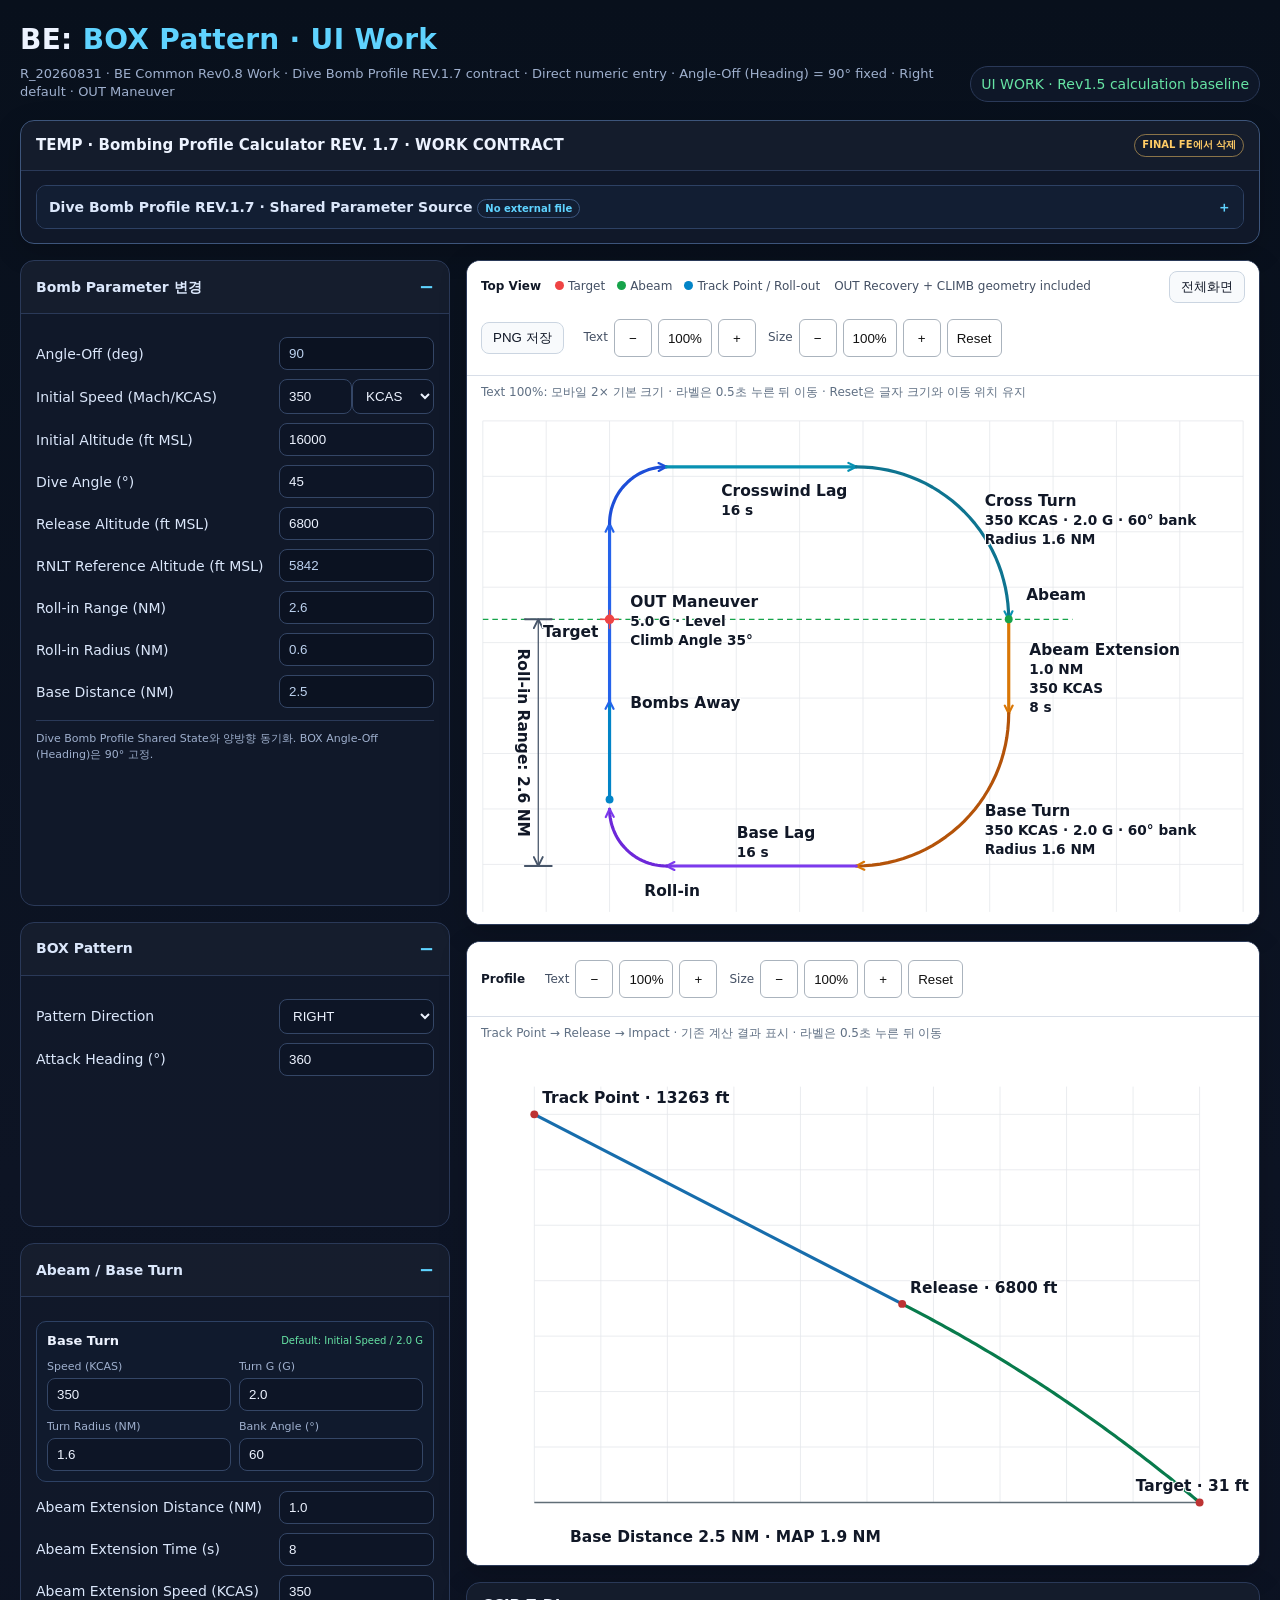
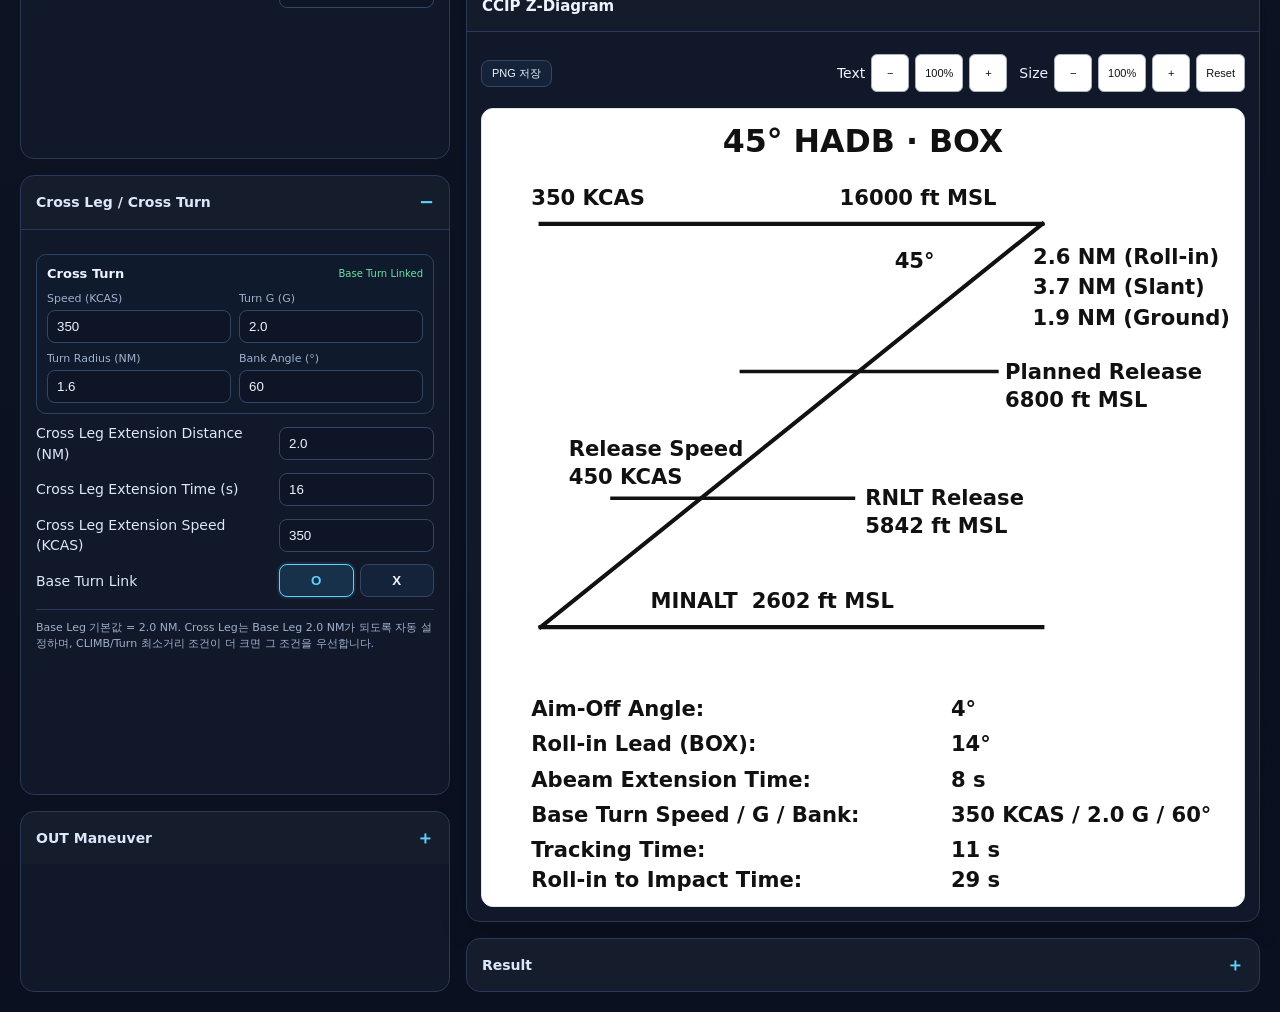
<file: bombing/box-pattern/work/box-ui-v0.1.html>
<!doctype html>
<html lang="ko">
<head>
<meta charset="utf-8" />
<meta name="viewport" content="width=device-width, initial-scale=1" />
<title>BE: BOX Pattern · UI Work · R_20260831</title>
<style>
.rangeDimension{fill:none;stroke:#475569;stroke-width:1.6}.rangeCap{stroke:#475569;stroke-width:2.4;stroke-linecap:round}.label,.svgmeta,.small{paint-order:stroke;stroke:#fff;stroke-linejoin:round}.label{stroke-width:4px}.svgmeta,.small{stroke-width:3px}
.outputStack .primaryViz{order:1}.outputStack .zDiagramCard{order:2}.outputStack .resultCard{order:3}
:root{--bg:#08101c;--panel:#11182a;--panel2:#151f34;--line:#2a3958;--text:#edf3ff;--muted:#9fb0ce;--accent:#5fd3ff;--good:#66e3a4;--warn:#ffcc66;--bad:#ff7b86}
input[type=number]{appearance:textfield;-moz-appearance:textfield}input[type=number]::-webkit-inner-spin-button,input[type=number]::-webkit-outer-spin-button{-webkit-appearance:none;margin:0}
*{box-sizing:border-box}body{margin:0;background:linear-gradient(180deg,#08101c,#0d1424 45%,#0a1020);color:var(--text);font:14px/1.45 system-ui,-apple-system,Segoe UI,Roboto,"Noto Sans KR",sans-serif}.wrap{max-width:1520px;margin:0 auto;padding:20px}header{display:flex;align-items:flex-end;justify-content:space-between;gap:16px;margin-bottom:18px}h1{margin:0;font-size:28px;letter-spacing:.3px}h1 span{color:var(--accent)}.sub{color:var(--muted);font-size:13px;margin-top:4px}.status{padding:7px 10px;border:1px solid var(--line);border-radius:999px;background:#0e1728;color:var(--good);white-space:nowrap}.grid{display:grid;grid-template-columns:430px minmax(0,1fr);gap:16px}.stack{display:grid;gap:16px}.card{background:rgba(17,24,42,.96);border:1px solid var(--line);border-radius:14px;box-shadow:0 8px 28px rgba(0,0,0,.18);overflow:hidden}.card h2{font-size:15px;margin:0;padding:13px 15px;border-bottom:1px solid var(--line);background:rgba(255,255,255,.015)}.content{padding:14px 15px}.field{display:grid;grid-template-columns:1fr 155px;gap:10px;align-items:center;margin:9px 0}.hint{display:block;color:var(--muted);font-size:11px;margin-top:2px}label{color:#dbe7fb}input,select,button{width:100%;border:1px solid #344666;background:#0d1526;color:var(--text);border-radius:8px;padding:8px 9px;outline:none}input:focus,select:focus{border-color:var(--accent);box-shadow:0 0 0 2px rgba(95,211,255,.12)}input[readonly]{color:#bdd2ef;background:#0b1221}button{cursor:pointer;background:#14233a}button:hover{border-color:var(--accent)}.override{display:flex;gap:8px;align-items:center;padding:9px 10px;border-radius:9px;background:#16233a;border:1px solid #334a70;margin-bottom:10px}.override strong{color:var(--warn)}.pill{font-size:11px;padding:3px 7px;border-radius:999px;border:1px solid #3b557d;color:#b9cae4}.turnbox{padding:10px;border:1px solid #2d4164;background:#101a2d;border-radius:10px;margin-top:10px}.minihead{display:flex;justify-content:space-between;gap:10px;align-items:center;margin-bottom:8px}.minihead strong{font-size:13px}.sync{font-size:10px;color:var(--good)}.sync.custom{color:var(--warn)}.turngrid{display:grid;grid-template-columns:1fr 1fr;gap:8px}.turngrid label{font-size:11px;color:var(--muted)}.turngrid input{margin-top:3px}.results{display:grid;grid-template-columns:repeat(4,minmax(150px,1fr));gap:10px}.metric{background:var(--panel2);border:1px solid var(--line);border-radius:10px;padding:10px}.metric .k{font-size:11px;color:var(--muted)}.metric .v{font-size:18px;font-weight:700;margin-top:3px}.metric .u{font-size:11px;color:#8fa6c8;margin-left:3px}.metric.good .v{color:var(--good)}.metric.warn .v{color:var(--warn)}.status.error{color:var(--bad);border-color:rgba(255,123,134,.65);background:rgba(255,123,134,.08)}.errorBox{display:none;margin-top:12px;padding:11px 12px;border:1px solid rgba(255,123,134,.65);border-radius:10px;background:rgba(255,123,134,.08);color:#ffd7dc;font-size:12px}.errorBox.show{display:block}.errorBox strong{color:var(--bad)}.errorBox ul{margin:6px 0 0 18px;padding:0}.footerNote{font-size:11px;color:var(--muted);padding-top:10px;border-top:1px solid var(--line);margin-top:12px}.formula{font-family:ui-monospace,SFMono-Regular,Consolas,monospace;color:#c8d9f5}.viz{min-height:0;display:grid;grid-template-rows:auto auto;background:#fff}.viz:fullscreen{width:100vw;height:100vh;min-height:100vh;border:0;border-radius:0;display:grid;grid-template-rows:auto minmax(0,1fr);background:#fff}.viz:fullscreen svg#svg{width:100%;height:100%;aspect-ratio:auto;min-height:0}.viz:fullscreen .vizbar{padding:8px 12px}.vizbar{display:flex;flex-wrap:wrap;gap:8px 14px;align-items:center;padding:10px 14px;border-bottom:1px solid #d8dee8;color:#445064;font-size:12px;background:#fff}.vizbar strong{color:#111827}.vizbar button{width:auto;padding:6px 11px;background:#f8fafc;color:#111827;border:1px solid #cbd5e1}.vizbar button:hover{border-color:#64748b}.vizbar .chartFullBtn{margin-left:auto}.zoomControls{display:flex;gap:5px;align-items:center}.zoomControls button{min-width:38px}.zoomControls .zoomReset{min-width:58px;font-variant-numeric:tabular-nums}.legend{display:flex;gap:12px;flex-wrap:wrap}.dot{display:inline-block;width:9px;height:9px;border-radius:50%;margin-right:4px}.targetDot{background:#ef4444}.abeamDot{background:#16a34a}.trackDot{background:#0284c7}svg#svg{display:block;width:100%;height:auto;aspect-ratio:1000/650;min-height:0;background:#fff}.gridline{stroke:#e5e7eb;stroke-width:1}.leg,.turn{fill:none;stroke-width:4;stroke-linecap:round;stroke-linejoin:round}.leg-final{stroke:#0284c7}.leg-out{stroke:#2563eb}.leg-cross{stroke:#0891b2}.leg-down{stroke:#16a34a}.leg-abeam{stroke:#d97706}.leg-base{stroke:#7c3aed}.turn-out{stroke:#1d4ed8}.turn-cross{stroke:#0e7490}.turn-base{stroke:#b45309}.turn-roll{stroke:#6d28d9}.abeamLine{stroke:#16a34a;stroke-width:1.5;stroke-dasharray:7 5}.targetCross{stroke:#ef4444;stroke-width:2}.label{fill:#111827;font-size:13px;font-weight:850}.svgmeta{fill:#111827;font-size:11.5px;font-weight:850}.small{fill:#475569;font-size:11.5px;font-weight:850}.labelBg{fill:#fff;fill-opacity:.96;stroke:#d7dee8;stroke-width:.8}.targetpt{fill:#ef4444}.trackpt{fill:#0284c7}.abeampt{fill:#16a34a}

.tempEmbed{margin-bottom:16px;border-color:#3d557b}.tempEmbed h2{display:flex;justify-content:space-between;gap:10px;align-items:center}.tempBadge{font-size:10px;color:var(--warn);border:1px solid rgba(255,204,102,.5);border-radius:999px;padding:3px 7px}.embedStatus{font-size:11px;color:var(--muted);margin:10px 0 0}.embedStatus.good{color:var(--good)}.embedStatus.warn{color:var(--warn)}.embedStatus.bad{color:var(--bad)}.embedHint{font-size:11px;color:var(--muted);margin-top:9px;padding-top:9px;border-top:1px solid var(--line)}
.tempProfilePanel{border:1px solid #2d4164;border-radius:10px;overflow:hidden;background:#0d1728}.tempProfilePanel summary{cursor:pointer;list-style:none;padding:11px 12px;background:#121e33;color:#dbe7fb;font-weight:700}.tempProfilePanel summary::-webkit-details-marker{display:none}.tempProfilePanel summary::after{content:'＋';float:right;color:var(--accent)}.tempProfilePanel[open] summary::after{content:'−'}.tempProfileBody{padding:12px}.tempGrid{display:grid;grid-template-columns:repeat(4,minmax(135px,1fr));gap:9px}.tempField{display:grid;gap:4px;min-width:0}.tempField>span:first-child{font-size:11px;color:var(--muted)}.tempField input,.tempField select{min-height:40px}.tempField .unit{font-size:10px;color:var(--muted)}.tempCompound{display:grid;grid-template-columns:minmax(0,1fr) 84px}.tempCompound input{border-radius:8px 0 0 8px}.tempCompound select{border-left:0;border-radius:0 8px 8px 0}.tempCheck{display:flex;align-items:center;gap:8px;min-height:40px;padding:8px 9px;border:1px solid #344666;border-radius:8px;background:#0d1526}.tempCheck input{width:auto;min-height:auto;margin:0}.tempReadouts{display:grid;grid-template-columns:repeat(6,minmax(120px,1fr));gap:8px;margin-top:10px}.tempReadout{padding:9px;border:1px solid var(--line);border-radius:9px;background:var(--panel2)}.tempReadout .k{font-size:10px;color:var(--muted)}.tempReadout .v{font-size:15px;font-weight:700;margin-top:2px}.tempActions{display:flex;gap:8px;justify-content:flex-end;margin-top:10px}.tempActions button{width:auto;padding:7px 12px}.tempCoreTag{font-size:10px;color:var(--accent);border:1px solid #3b557d;border-radius:999px;padding:3px 7px}
.tempZSection{margin-top:12px;padding-top:12px;border-top:1px solid var(--line)}.tempZHead{display:flex;align-items:center;justify-content:space-between;gap:10px;margin-bottom:8px}.tempZHead strong{display:none;font-size:12px;color:#dbe7fb}.tempZHead button{width:auto;padding:5px 10px;font-size:11px}.tempZCanvas{width:min(100%,820px);margin:0 auto}.tempZBox{overflow:hidden;border:1px solid #dfe6ee;border-radius:12px;background:#fff}.tempZBox #tpZSvg{display:block;width:100%;height:auto;min-height:0;background:#fff;aspect-ratio:650/610}.tempZBox #tpZSvg text{font-family:system-ui,-apple-system,Segoe UI,Roboto,"Noto Sans KR",sans-serif;fill:#111!important}.tempZHint{font-size:10px;color:var(--muted);margin-top:7px;text-align:center}

.input-panel{background:rgba(17,24,42,.96);border:1px solid var(--line);border-radius:14px;overflow:hidden}
.input-panel>summary{display:flex;align-items:center;justify-content:space-between;gap:12px;padding:13px 15px;cursor:pointer;list-style:none;background:rgba(255,255,255,.02);font-weight:850;color:#dbe7fb;user-select:none}
.input-panel>summary::-webkit-details-marker{display:none}.input-panel>summary::after{content:'＋';color:var(--accent);font-size:18px}.input-panel[open]>summary{border-bottom:1px solid var(--line)}.input-panel[open]>summary::after{content:'−'}
.input-panel>.content{padding:14px 15px}.input-panel .field label{color:#dbe7fb}
.syncChoice{display:grid;grid-template-columns:1fr 1fr;gap:6px}.syncChoice button{padding:8px 9px;font-weight:850}.syncChoice button.active{border-color:var(--accent);background:#17314a;color:var(--accent);box-shadow:0 0 0 2px rgba(95,211,255,.1)}
.readonlyBox{color:#bdd2ef;background:#0b1221}
.table-wrap{overflow-x:auto}.result-table{width:100%;border-collapse:collapse;table-layout:fixed;font-size:14px}.result-table col.result-label-col{width:35%}.result-table col.result-colon-col{width:24px}.result-table td{padding:11px 13px;border-bottom:1px solid var(--line);font-weight:400}.result-label{color:var(--text)}.result-colon{padding-inline:0!important;text-align:center}.result-value{text-align:left;font-variant-numeric:tabular-nums;white-space:normal}.result-profile-title td{font-size:16px}.result-group td{background:#151f34;font-weight:850;color:var(--text)}
.outReadout{font-weight:700;color:var(--accent)}.outNote{font-size:11px;color:var(--muted);margin-top:10px}.zStandalone{padding:14px}.zStandalone .tempZCanvas{width:min(100%,820px);margin:0 auto}.zStandalone .tempZBox{background:#fff}.zStandalone .tempZBox #tpZSvg{min-height:0}

@media(max-width:1080px){.grid{grid-template-columns:1fr}.results{grid-template-columns:repeat(2,minmax(140px,1fr))}.tempGrid{grid-template-columns:repeat(3,minmax(130px,1fr))}.tempReadouts{grid-template-columns:repeat(3,minmax(120px,1fr))}}
@media(max-width:620px){.wrap{padding:10px}header{align-items:flex-start;flex-direction:column}.status{max-width:100%;white-space:normal}.results{grid-template-columns:1fr 1fr}.field{grid-template-columns:1fr 130px}.turngrid{grid-template-columns:1fr 1fr}.metric .v{font-size:16px}.tempGrid{grid-template-columns:1fr 1fr}.tempReadouts{grid-template-columns:1fr 1fr}.tempActions{justify-content:stretch}.tempActions button{width:100%}}

.common-plot-controls{display:flex;align-items:center;gap:6px;overflow-x:auto;max-width:100%;padding:8px 0;white-space:nowrap}
.common-plot-controls button{width:auto;min-width:38px;min-height:38px;padding:6px 9px;color:#111;background:#fff;border:1px solid #aab3bd;border-radius:6px}
.common-plot-controls span{color:inherit;margin-left:6px}
.common-plot-controls button:disabled{opacity:.4}
[data-movable-label]{user-select:none;-webkit-user-select:none}
[data-movable-label] text{paint-order:stroke;stroke:white;stroke-width:3px;stroke-linejoin:round}
.label-drag-active [data-label-hit]{fill:#cde5ff;fill-opacity:.45}
.vizbar{overflow:visible}.vizbar .zoomControls[hidden]{display:none}
.profileWork{order:2;background:#fff}.outputStack .zDiagramCard{order:3}.outputStack .resultCard{order:4}
#profileWorkSvg{width:100%;height:auto;background:#fff;display:block;aspect-ratio:1000/650}
.plot-help{font-size:12px;margin:8px 14px;color:#607084}
</style>
</head>
<body>
<div class="wrap">
<header><div><h1>BE: <span>BOX Pattern · UI Work</span></h1><div class="sub">R_20260831 · BE Common Rev0.8 Work · Dive Bomb Profile REV.1.7 contract · Direct numeric entry · Angle-Off (Heading) = 90° fixed · Right default · OUT Maneuver</div></div><div id="status" class="status">UI WORK · Rev1.5 calculation baseline</div></header>
<section class="card tempEmbed"><h2><span>TEMP · Bombing Profile Calculator REV. 1.7 · WORK CONTRACT</span><span class="tempBadge">FINAL FE에서 삭제</span></h2><div class="content">
<details class="tempProfilePanel">
<summary>Dive Bomb Profile REV.1.7 · Shared Parameter Source <span class="tempCoreTag">No external file</span></summary>
<div class="tempProfileBody">
<div class="tempGrid">
<label class="tempField"><span>Bomb</span><select id="tpWeapon"></select></label>
<label class="tempField"><span>Target Altitude (ft MSL)</span><input id="tpTargetElevation" type="number" value="31" step="1"></label>
<label class="tempField"><span>Release Speed (KCAS)</span><input id="tpReleaseSpeed" type="number" value="450" step="1"></label>
<label class="tempField"><span>Escape G (G)</span><input id="tpEscapeG" type="number" value="4" step="0.1"></label>
<label class="tempField"><span>RNLT Speed Margin (KCAS)</span><input id="tpNltMargin" type="number" value="50" step="1"></label>
<label class="tempField"><span>Recovery Maneuver Delay (s)</span><input id="tpManeuverTime" type="number" value="2" step="1"></label>
<label class="tempField"><span>Dive Angle (°)</span><input id="tpDiveAngle" type="number" value="45" step="1"></label>
<label class="tempField"><span>Wind Direction FROM (°)</span><input id="tpWindDirection" type="number" value="0" step="1"></label>
<label class="tempField"><span>Wind Speed (m/s)</span><input id="tpWindSpeed" type="number" value="0" step="1"></label>
<label class="tempField"><span>Initial Speed (Mach/KCAS)</span><span class="tempCompound"><input id="tpInitialSpeed" type="number" value="350" step="1"><select id="tpInitialUnit"><option value="MACH">Mach</option><option value="CAS" selected>KCAS</option></select></span></label>
<label class="tempField"><span>Initial Altitude (ft MSL)</span><input id="tpInitialAltitude" type="number" value="16000" step="1"></label>
<label class="tempField"><span>Solve Mode</span><select id="tpSolveMode"><option value="height" selected>Initial Altitude</option><option value="time">Tracking Time</option></select></label>
<label class="tempField"><span>Tracking Time (s)</span><input id="tpTrackingTime" type="number" value="18" step="1"></label>
<label class="tempField"><span>Release Altitude (ft MSL)</span><input id="tpReleaseAltitude" type="number" value="6800" step="1"></label>
<label class="tempField"><span>Angle-Off (deg)</span><input id="tpRollHeading" type="number" value="90" readonly></label>
<label class="tempField"><span>Roll-in Bank Angle (°)</span><input id="tpRollBank" type="number" value="113" step="1"></label>
<label class="tempField"><span>Bank Auto Link</span><span class="tempCheck"><input id="tpBankAuto" type="checkbox" checked><span>90° + Dive/2</span></span></label>
<label class="tempField"><span>Roll-in G (G)</span><input id="tpRollG" type="number" value="4" step="0.1"></label>
</div>
<div class="tempReadouts" style="display:none">
<div class="tempReadout"><div class="k">MINALT</div><div class="v" id="tpMra">-</div></div>
<div class="tempReadout"><div class="k">RNLT</div><div class="v" id="tpNlt">-</div></div>
<div class="tempReadout"><div class="k">Initial TAS → BOX</div><div class="v" id="tpInitialTasOut">-</div></div>
<div class="tempReadout"><div class="k">GROUND RANGE → BOX</div><div class="v" id="tpGroundOut">-</div></div>
<div class="tempReadout"><div class="k">Roll-in Radius → BOX</div><div class="v" id="tpRadiusOut">-</div></div>
<div class="tempReadout"><div class="k">Roll-in Time</div><div class="v" id="tpRollTimeOut">-</div></div>
</div>
<div class="tempActions"><button id="tpReset" type="button">REV.1.7 기본값 복원</button><button id="tpRecalc" type="button">Profile → BOX Recalculate</button></div>
<div id="embedStatus" class="embedStatus good">REV.1.7 work contract 계산 코어가 이 HTML 안에 직접 탑재되어 있습니다. 외부 파일을 읽지 않습니다.</div>
<div class="embedHint">Standalone 작업본용 임베드 모듈입니다. <b>Angle-Off (Heading)은 BOX용 90°로 고정</b>하고, REV.1.7 work contract 계산 결과의 <b>Initial Speed / Ground Range / Roll-in Radius</b>를 BOX Imported Context로 자동 전달합니다. CAS는 화면에 표시하고 TAS는 내부 계산에만 사용합니다. 최종 FE에서는 이 TEMP 블록과 계산 코어를 제거하고 FE 데이터 객체에 연결합니다.</div>
</div></details>
</div></section>
<div class="grid">
<div class="stack">
<details class="input-panel" open>
<summary>Bomb Parameter 변경</summary><div class="content">
<div class="field"><label>Angle-Off (deg)</label><input id="bpRollDisplay" type="number" value="90" step="1" readonly></div>
<div class="field"><label>Initial Speed (Mach/KCAS)</label><span style="display:grid;grid-template-columns:1fr 82px"><input id="bpInitialSpeed" type="number" step="1"><select id="bpInitialUnit"><option value="MACH">Mach</option><option value="CAS">KCAS</option></select></span></div>
<div class="field"><label>Initial Altitude (ft MSL)</label><input id="bpInitialAltitude" type="number" step="1"></div>
<div class="field"><label>Dive Angle (°)</label><input id="bpDiveAngle" type="number" step="1" min="0" max="89"></div>
<div class="field"><label>Release Altitude (ft MSL)</label><input id="bpReleaseAltitude" type="number" step="1"></div>
<div class="field"><label>RNLT Reference Altitude (ft MSL)</label><input id="bpNltReference" type="text" readonly></div>
<div class="field"><label>Roll-in Range (NM)</label><input id="rollRange" type="text" readonly></div>
<div class="field"><label>Roll-in Radius (NM)</label><input id="rollRadiusDisplay" type="text" readonly></div>
<div class="field"><label>Base Distance (NM)</label><input id="baseDistanceDisplay" type="text" readonly></div><div class="footerNote">Dive Bomb Profile Shared State와 양방향 동기화. BOX Angle-Off (Heading)은 90° 고정.</div>
<input id="bpRoll" type="hidden" value="90"><input id="initialSpeed" type="hidden" value="450"><select id="speedUnit" style="display:none"><option value="kt" selected>kt</option></select>
<input id="groundRange" type="hidden" value="2.4"><input id="rollRadius" type="hidden" value="1.2"><input id="profileRollRange" type="hidden" value="3.6"><input id="outDistance" type="hidden" value="0"><select id="rangeUnit" style="display:none"><option value="nm" selected>nm</option></select>
</div></details>

<details class="input-panel" open>
<summary>BOX Pattern</summary><div class="content">
<div class="field"><label>Pattern Direction</label><select id="direction"><option value="R" selected>RIGHT</option><option value="L">LEFT</option></select></div>
<div class="field"><label>Attack Heading (°)</label><input id="inHeading" type="number" value="360" min="0" max="360" step="1"></div>
</div></details>

<details class="input-panel" open>
<summary>Abeam / Base Turn</summary><div class="content">
<div class="turnbox"><div class="minihead"><strong>Base Turn</strong><span class="sync">Default: Initial Speed / 2.0 G</span></div><div class="turngrid">
<label>Speed (KCAS)<input id="baseSpeed" type="number" step="1"></label>
<label>Turn G (G)<input id="baseG" type="number" step="0.1" min="1.0"></label>
<label>Turn Radius (NM)<input id="baseRadius" type="number" step="0.1" min="0.1"></label>
<label>Bank Angle (°)<input id="baseBank" type="number" step="1" min="0" max="89"></label>
</div></div>
<div class="field"><label>Abeam Extension Distance (NM)</label><input id="extDistance" type="number" step="0.1"></div>
<div class="field"><label>Abeam Extension Time (s)</label><input id="extTime" type="number" step="1"></div>
<div class="field"><label>Abeam Extension Speed (KCAS)</label><input id="extSpeed" type="number" step="1" min="1"></div>
</div></details>

<details class="input-panel" open>
<summary>Cross Leg / Cross Turn</summary><div class="content">
<div class="turnbox"><div class="minihead"><strong>Cross Turn</strong><span id="crossSync" class="sync">Base Turn Linked</span></div><div class="turngrid">
<label>Speed (KCAS)<input id="crossSpeed" type="number" step="1"></label>
<label>Turn G (G)<input id="crossG" type="number" step="0.1" min="1.0"></label>
<label>Turn Radius (NM)<input id="crossRadius" type="number" step="0.1" min="0.1"></label>
<label>Bank Angle (°)<input id="crossBank" type="number" step="1" min="0" max="89"></label>
</div></div>
<div class="field"><label>Cross Leg Extension Distance (NM)</label><input id="crossExtDistance" type="number" step="0.1"></div>
<div class="field"><label>Cross Leg Extension Time (s)</label><input id="crossExtTime" type="number" step="1"></div>
<div class="field"><label>Cross Leg Extension Speed (KCAS)</label><input id="crossExtSpeed" type="number" step="1" min="1"></div>
<div class="field"><label>Base Turn Link</label><div class="syncChoice" role="group" aria-label="Base Turn Link"><button id="crossLinkOn" class="active" type="button" aria-pressed="true">O</button><button id="crossLinkOff" type="button" aria-pressed="false">X</button></div></div>
<div class="footerNote">Base Leg 기본값 = 2.0 NM. Cross Leg는 Base Leg 2.0 NM가 되도록 자동 설정하며, CLIMB/Turn 최소거리 조건이 더 크면 그 조건을 우선합니다.</div>
</div></details>

<details class="input-panel" id="outPanel">
<summary>OUT Maneuver</summary><div class="content">
<div class="field"><label>OUT Mode</label><select id="outMode"><option value="CLIMB" selected>CLIMB</option><option value="LEVEL">LEVEL</option></select></div>
<div class="field"><label>OUT Speed (KCAS)</label><input id="outSpeed" type="number" step="1" value="450"></div>
<div class="field"><label>Recovery G (G)</label><input id="recoveryG" type="number" step="0.1" min="1.1" value="5.0"></div>
<div class="field"><label>Level-off Altitude (ft MSL)</label><input id="levelOffAltitude" class="readonlyBox" type="text" readonly></div>
<div class="field"><label>Climb Pitch (°)</label><input id="climbPitch" type="number" step="1" min="0" value="35"></div>
<div class="field"><label>Climb G (G)</label><input id="climbG" type="number" step="0.1" min="1.1" value="2.5"></div>
<div class="field"><label>Level-off Speed (KCAS)</label><input id="levelOffSpeed" type="number" step="1" min="1" value="350"></div>
<div class="field"><label>Recovery Distance (NM)</label><input id="recoveryDistance" class="readonlyBox" type="text" readonly></div>
<div class="field"><label>Climb Distance (NM)</label><input id="climbDistance" class="readonlyBox" type="text" readonly></div>
<div class="field"><label>OUT Turn Bank (°)</label><input id="outTurnBank" class="readonlyBox" type="text" readonly></div>
<div class="field"><label>OUT Horizontal Path (NM)</label><input id="outHorizontalPath" class="readonlyBox" type="text" readonly></div>
<div class="outNote">Recovery는 Release 지점부터 조작 지연 + 0° pitch까지의 constant-G pull-up 원호 근사. CLIMB는 0°→Climb Pitch 전환(Climb G) + Initial 고도까지의 일정 pitch 상승으로 계산.</div>
</div></details>
</div>

<div class="stack outputStack">
<details class="input-panel resultCard"><summary>Result</summary><div class="content"><div class="table-wrap"><table class="result-table"><colgroup><col class="result-label-col"><col class="result-colon-col"><col></colgroup><tbody>
<tr class="result-profile-title"><td class="result-label">TITLE</td><td class="result-colon">:</td><td class="result-value" id="rBoxTitle">-</td></tr>
<tr class="result-group"><td colspan="3">[Geometry]</td></tr>
<tr><td class="result-label">Target Altitude (ft MSL)</td><td class="result-colon">:</td><td class="result-value" id="rTargetAltitude">-</td></tr>
<tr><td class="result-label">Initial Altitude (ft MSL)</td><td class="result-colon">:</td><td class="result-value" id="rInitialAltitude">-</td></tr>
<tr><td class="result-label">Initial Speed (KCAS / Mach)</td><td class="result-colon">:</td><td class="result-value" id="rInitialSpeed">-</td></tr>
<tr><td class="result-label">Roll-in Range (Horizontal/Slant) (NM)</td><td class="result-colon">:</td><td class="result-value" id="mRollRange">-</td></tr>
<tr><td class="result-label">Ground Range (Horizontal) (NM)</td><td class="result-colon">:</td><td class="result-value" id="mGround">-</td></tr>
<tr><td class="result-label">Aim-Off Distance (AOD, Horizontal) (ft / NM)</td><td class="result-colon">:</td><td class="result-value" id="rAod">-</td></tr>
<tr><td class="result-label">Roll-in Radius (NM)</td><td class="result-colon">:</td><td class="result-value" id="mRollRadius">-</td></tr>

<tr class="result-group"><td colspan="3">[Bombing Profile]</td></tr>
<tr><td class="result-label">Angle-Off (°)</td><td class="result-colon">:</td><td class="result-value" id="rRollTurn">-</td></tr>
<tr><td class="result-label">Dive Angle (°)</td><td class="result-colon">:</td><td class="result-value" id="rDiveAngle">-</td></tr>
<tr><td class="result-label">Aim-Off Range (AOR, Horizontal) (ft / NM)</td><td class="result-colon">:</td><td class="result-value" id="rAor">-</td></tr>
<tr><td class="result-label">Roll-in Bank / G (° / G)</td><td class="result-colon">:</td><td class="result-value" id="rRollBankG">-</td></tr>
<tr><td class="result-label">Track Point Altitude (Roll-out) (ft MSL)</td><td class="result-colon">:</td><td class="result-value" id="rTrackAltitude">-</td></tr>
<tr><td class="result-label">Tracking Time (s)</td><td class="result-colon">:</td><td class="result-value" id="rTrackingTime">-</td></tr>
<tr><td class="result-label">Release Altitude (ft MSL)</td><td class="result-colon">:</td><td class="result-value" id="rReleaseAltitude">-</td></tr>
<tr><td class="result-label">RNLT (ft MSL)</td><td class="result-colon">:</td><td class="result-value" id="rNlt">-</td></tr>
<tr><td class="result-label">MINALT (ft MSL)</td><td class="result-colon">:</td><td class="result-value" id="rMra">-</td></tr>

<tr class="result-group"><td colspan="3">[Time]</td></tr>
<tr><td class="result-label">Bomb TOF (s)</td><td class="result-colon">:</td><td class="result-value" id="rBombTof">-</td></tr>
<tr><td class="result-label">Roll-in to Impact Time (s)</td><td class="result-colon">:</td><td class="result-value" id="rRollImpactTime">-</td></tr>

<tr class="result-group"><td colspan="3">[BOX Pattern]</td></tr>
<tr><td class="result-label">Pattern Direction</td><td class="result-colon">:</td><td class="result-value" id="rPatternDirection">-</td></tr>
<tr><td class="result-label">Attack Heading (°)</td><td class="result-colon">:</td><td class="result-value" id="rInHeading">-</td></tr>
<tr><td class="result-label">Pattern Width (NM)</td><td class="result-colon">:</td><td class="result-value" id="mWidth">-</td></tr>
<tr><td class="result-label">Cross Leg Extension Distance (NM)</td><td class="result-colon">:</td><td class="result-value" id="mCrossStraight">-</td></tr>
<tr><td class="result-label">Cross Leg Extension Time (s)</td><td class="result-colon">:</td><td class="result-value" id="mCrossExtTime">-</td></tr>
<tr><td class="result-label">Cross Leg Extension Speed (KCAS)</td><td class="result-colon">:</td><td class="result-value" id="mCrossExtSpeed">-</td></tr>
<tr><td class="result-label">Base Leg (NM)</td><td class="result-colon">:</td><td class="result-value" id="mBaseLeg">-</td></tr>
<tr><td class="result-label">Abeam Extension Distance (NM)</td><td class="result-colon">:</td><td class="result-value" id="mExtDist">-</td></tr>
<tr><td class="result-label">Abeam Extension Time (s)</td><td class="result-colon">:</td><td class="result-value" id="mExtTime">-</td></tr>
<tr><td class="result-label">Abeam Extension Speed (KCAS)</td><td class="result-colon">:</td><td class="result-value" id="mExtSpeed">-</td></tr>
<tr><td class="result-label">OUT Auto Extension (NM)</td><td class="result-colon">:</td><td class="result-value" id="mOutExt">-</td></tr>

<tr class="result-group"><td colspan="3">[Turn]</td></tr>
<tr><td class="result-label">Base Turn Speed (KCAS)</td><td class="result-colon">:</td><td class="result-value" id="mBaseSpeed">-</td></tr>
<tr><td class="result-label">Base Turn G (G)</td><td class="result-colon">:</td><td class="result-value" id="mBaseG">-</td></tr>
<tr><td class="result-label">Base Turn Radius (NM)</td><td class="result-colon">:</td><td class="result-value" id="mBaseRadius">-</td></tr>
<tr><td class="result-label">Base Turn Bank (°)</td><td class="result-colon">:</td><td class="result-value" id="mBaseBank">-</td></tr>
<tr><td class="result-label">Cross Turn Speed (KCAS)</td><td class="result-colon">:</td><td class="result-value" id="mCrossSpeed">-</td></tr>
<tr><td class="result-label">Cross Turn G (G)</td><td class="result-colon">:</td><td class="result-value" id="mCrossG">-</td></tr>
<tr><td class="result-label">Cross Turn Radius (NM)</td><td class="result-colon">:</td><td class="result-value" id="mCrossRadius">-</td></tr>
<tr><td class="result-label">Cross Turn Bank (°)</td><td class="result-colon">:</td><td class="result-value" id="mCrossBank">-</td></tr>

<tr class="result-group"><td colspan="3">[OUT]</td></tr>
<tr><td class="result-label">OUT Mode</td><td class="result-colon">:</td><td class="result-value" id="rOutMode">-</td></tr>
<tr><td class="result-label">OUT Speed (KCAS)</td><td class="result-colon">:</td><td class="result-value" id="rOutSpeed">-</td></tr>
<tr><td class="result-label">Recovery G (G)</td><td class="result-colon">:</td><td class="result-value" id="rRecoveryG">-</td></tr>
<tr><td class="result-label">Level-off Altitude (ft MSL)</td><td class="result-colon">:</td><td class="result-value" id="rLevelOffAltitude">-</td></tr>
<tr><td class="result-label">Recovery Distance (NM)</td><td class="result-colon">:</td><td class="result-value" id="rRecoveryDistance">-</td></tr>
<tr><td class="result-label">Climb Pitch / G (° / G)</td><td class="result-colon">:</td><td class="result-value" id="rClimbPitchG">-</td></tr>
<tr><td class="result-label">Climb Distance (NM)</td><td class="result-colon">:</td><td class="result-value" id="rClimbDistance">-</td></tr>
<tr><td class="result-label">Level-off Speed (KCAS)</td><td class="result-colon">:</td><td class="result-value" id="rLevelOffSpeed">-</td></tr>
<tr><td class="result-label">OUT Turn Bank (°)</td><td class="result-colon">:</td><td class="result-value" id="rOutTurnBank">-</td></tr>
<tr><td class="result-label">OUT Horizontal Path (NM)</td><td class="result-colon">:</td><td class="result-value" id="rOutHorizontalPath">-</td></tr>
</tbody></table></div><div id="errorBox" class="errorBox"></div><div id="geometryNote" class="footerNote"></div></div></details>

<section class="card viz primaryViz"><div class="vizbar"><strong>Top View</strong><div hidden class="zoomControls" aria-label="Top View 확대 축소"><button id="topViewZoomOut" type="button" aria-label="축소">−</button><button id="topViewZoomReset" class="zoomReset" type="button" aria-label="100퍼센트로 복원">100%</button><button id="topViewZoomIn" type="button" aria-label="확대">+</button></div><div class="legend"><span><i class="dot targetDot"></i>Target</span><span><i class="dot abeamDot"></i>Abeam</span><span><i class="dot trackDot"></i>Track Point / Roll-out</span></div><span>OUT Recovery + CLIMB geometry included</span><button id="fullTopView" class="chartFullBtn" type="button">전체화면</button><button id="saveTopView" class="chartSaveBtn" type="button">PNG 저장</button></div>
<svg id="svg" viewBox="0 0 1000 650" preserveAspectRatio="xMinYMid meet"><defs>
<marker id="mBlue" markerWidth="14" markerHeight="14" refX="12" refY="7" orient="auto-start-reverse" markerUnits="userSpaceOnUse"><path d="M2,2 L12,7 L2,12" fill="none" stroke="#2563eb" stroke-width="2.7" stroke-linecap="round" stroke-linejoin="round"/></marker>
<marker id="mCyan" markerWidth="14" markerHeight="14" refX="12" refY="7" orient="auto-start-reverse" markerUnits="userSpaceOnUse"><path d="M2,2 L12,7 L2,12" fill="none" stroke="#0891b2" stroke-width="2.7" stroke-linecap="round" stroke-linejoin="round"/></marker>
<marker id="mGreen" markerWidth="14" markerHeight="14" refX="12" refY="7" orient="auto-start-reverse" markerUnits="userSpaceOnUse"><path d="M2,2 L12,7 L2,12" fill="none" stroke="#16a34a" stroke-width="2.7" stroke-linecap="round" stroke-linejoin="round"/></marker>
<marker id="mYellow" markerWidth="14" markerHeight="14" refX="12" refY="7" orient="auto-start-reverse" markerUnits="userSpaceOnUse"><path d="M2,2 L12,7 L2,12" fill="none" stroke="#d97706" stroke-width="2.7" stroke-linecap="round" stroke-linejoin="round"/></marker>
<marker id="mPurple" markerWidth="14" markerHeight="14" refX="12" refY="7" orient="auto-start-reverse" markerUnits="userSpaceOnUse"><path d="M2,2 L12,7 L2,12" fill="none" stroke="#7c3aed" stroke-width="2.7" stroke-linecap="round" stroke-linejoin="round"/></marker>
<marker id="mWhite" markerWidth="14" markerHeight="14" refX="12" refY="7" orient="auto-start-reverse" markerUnits="userSpaceOnUse"><path d="M2,2 L12,7 L2,12" fill="none" stroke="#1d4ed8" stroke-width="2.7" stroke-linecap="round" stroke-linejoin="round"/></marker>
<marker id="mDimension" markerWidth="9" markerHeight="9" refX="8" refY="4.5" orient="auto-start-reverse" markerUnits="strokeWidth"><path d="M1,1 L8,4.5 L1,8" fill="none" stroke="#475569" stroke-width="1.5" stroke-linecap="round" stroke-linejoin="round"/></marker>
</defs><g id="gridLayer"></g><g id="patternLayer"></g></svg></section>

<section class="card profileWork"><div class="vizbar" id="profileWorkToolbar"><strong>Profile</strong></div><p class="plot-help">Track Point → Release → Impact · 기존 계산 결과 표시 · 라벨은 0.5초 누른 뒤 이동</p><svg id="profileWorkSvg" viewBox="0 0 1000 650" role="img" aria-label="BOX delivery profile"><g id="profileWorkRoot"></g></svg></section>
<section class="card zDiagramCard"><h2>CCIP Z-Diagram</h2><div class="zStandalone"><div class="tempZHead"><strong id="zVisibleTitle">Dive Bomb Profile Z-Diagram · BOX</strong><button id="tpCaptureZ" type="button">PNG 저장</button></div><div class="tempZCanvas"><div class="tempZBox"><svg id="tpZSvg" viewBox="0 0 650 610" role="img" aria-labelledby="tpZTitle tpZDesc"><title id="tpZTitle">CCIP Z-Diagram</title><desc id="tpZDesc">REV.1.7 work shared profile Z-Diagram with RNLT and MINALT.</desc><g id="tpZRoot"></g></svg></div></div></div></section>
</div></div>
<script>
(function (global) {
  "use strict";

  var NS = "http://www.w3.org/2000/svg";
  var FT_PER_NM = 6076.11549;

  function node(name, attrs, content) {
    var element = document.createElementNS(NS, name);
    Object.keys(attrs || {}).forEach(function (key) {
      element.setAttribute(key, String(attrs[key]));
    });
    if (content !== undefined) element.textContent = content;
    return element;
  }

  function format(value, digits) {
    return Number.isFinite(Number(value)) ? Number(value).toFixed(digits || 0) : "-";
  }

  function title(profileTitle, beTitle) {
    return beTitle ? profileTitle + " · " + beTitle : profileTitle;
  }

  function draw(svg, data) {
    if (!svg) return "";
    var extraRows = Array.isArray(data.extraRows) ? data.extraRows.filter(function (row) {
      return row && row.label && row.value !== undefined;
    }) : [];
    var viewHeight = 620 + extraRows.length * 30;
    svg.setAttribute("viewBox", "0 0 650 " + viewHeight);
    svg.style.aspectRatio = "650 / " + viewHeight;
    var root = svg.querySelector("[data-z-root]") || svg.querySelector("g") || svg;
    if (root !== svg) root.replaceChildren();
    else while (svg.firstChild) svg.removeChild(svg.firstChild);

    var ink = "#111111";
    var left = 50, topX = 478, topY = 98, baseY = 442;
    var TITLE_FS = 27, BODY_FS = 18, FONT_WEIGHT = 900;
    function add(name, attrs, content) {
      var element = node(name, attrs, content);
      root.appendChild(element);
      return element;
    }
    function line(x1, y1, x2, y2, width) {
      return add("line", { x1: x1, y1: y1, x2: x2, y2: y2, stroke: ink,
        "stroke-width": width || 3, "stroke-linecap": "square" });
    }
    function text(x, y, value, anchor, size) {
      return add("text", { x: x, y: y, fill: ink, "font-size": size || BODY_FS,
        "font-weight": FONT_WEIGHT, "text-anchor": anchor || "start" }, value);
    }
    function diagX(y) {
      return left + (baseY - y) / (baseY - topY) * (topX - left);
    }

    var diagramTitle = title(data.profileTitle || "", data.beTitle || "");
    text(325, 28, diagramTitle, "middle", TITLE_FS);
    text(42, 82, format(data.initialKcas, 0) + " KCAS");
    text(372, 82, format(data.initialMsl, 0) + " ft MSL", "middle");
    var rollInNm = (Number(data.rollInRangeFt) || 0) / FT_PER_NM;
    var slantNm = (Number(data.slantFt) || 0) / FT_PER_NM;
    var groundNm = (Number(data.groundFt) || 0) / FT_PER_NM;

    if (data.levelDelivery) {
      var levelY = 188, releaseX = 110, impactX = topX;
      line(50, 98, topX, 98, 3.5);
      line(left, levelY, impactX, levelY, 3.5);
      line(left, baseY, impactX, baseY, 3.5);
      text(topX - 126, topY + 38, "0°");
      text(470, 132, format(rollInNm, 1) + " NM (Roll-in)");
      text(470, 158, format(slantNm, 1) + " NM (Slant)");
      text(470, 184, format(groundNm, 1) + " NM (Ground)");
      var samples = Array.isArray(data.bombSamples) ? data.bombSamples : [];
      if (samples.length > 1) {
        var bombRange = Math.max(1, Number(data.bombRangeFt) || samples[samples.length - 1].x || 1);
        var releaseAgl = Math.max(1, Number(data.releaseAglFt) || 1);
        var path = samples.map(function (sample, index) {
          var x = releaseX + (Number(sample.x) || 0) / bombRange * (impactX - releaseX);
          var y = levelY + (1 - (Number(sample.altitude) || 0) / releaseAgl) * (baseY - levelY);
          return (index ? "L" : "M") + x.toFixed(1) + "," + y.toFixed(1);
        }).join(" ");
        add("path", { d: path, fill: "none", stroke: ink, "stroke-width": 3, "stroke-linecap": "round" });
      }
      line(releaseX, levelY - 14, releaseX, levelY + 14, 3);
      text(releaseX + 18, levelY + 8, "Planned Release");
      text(releaseX + 18, levelY + 32, format(data.releaseMsl, 0) + " ft MSL");
      text(74, levelY + 78, "Release Speed");
      text(74, levelY + 102, format(data.releaseKcas, 0) + " KCAS");
      text(218, baseY - 16, "MINALT", "end");
      text(230, baseY - 16, format(data.minAltMsl, 0) + " ft MSL");
      text(42, 478, "RNLT " + format(data.rnltMsl, 0) + " ft MSL");
    } else {
      var plannedY = 224, rnltY = 332;
      var plannedX = diagX(plannedY), rnltX = diagX(rnltY);
      line(50, 98, topX, 98, 3.5);
      line(left, baseY, topX, topY, 3.5);
      text(topX - 126, topY + 38, format(data.diveAngle, 0) + "°");
      text(470, 132, format(rollInNm, 1) + " NM (Roll-in)");
      text(470, 158, format(slantNm, 1) + " NM (Slant)");
      text(470, 184, format(groundNm, 1) + " NM (Ground)");
      line(plannedX - 100, plannedY, plannedX + 118, plannedY, 3);
      text(plannedX + 125, plannedY + 6, "Planned Release");
      text(plannedX + 125, plannedY + 30, format(data.releaseMsl, 0) + " ft MSL");
      text(74, plannedY + 72, "Release Speed");
      text(74, plannedY + 96, format(data.releaseKcas, 0) + " KCAS");
      line(rnltX - 76, rnltY, rnltX + 130, rnltY, 3);
      text(rnltX + 140, rnltY + 6, "RNLT Release");
      text(rnltX + 140, rnltY + 30, format(data.rnltMsl, 0) + " ft MSL");
      line(left, baseY, topX, baseY, 3.5);
      text(218, baseY - 16, "MINALT", "end");
      text(230, baseY - 16, format(data.minAltMsl, 0) + " ft MSL");
    }

    text(42, 518, "Aim-Off Angle:"); text(400, 518, format(data.aimOffAngle, 0) + "°");
    text(42, 548, data.rollInLeadLabel || "Roll-in Lead:"); text(400, 548, format(data.rollInLead, 0) + "°");
    extraRows.forEach(function (row, index) {
      var y = 578 + index * 30;
      text(42, y, row.label); text(400, y, String(row.value));
    });
    var trackingY = 578 + extraRows.length * 30;
    text(42, trackingY, "Tracking Time:"); text(400, trackingY, format(data.trackingTime, 0) + " s");
    text(42, trackingY + 30, "Roll-in to Impact Time:"); text(400, trackingY + 30, format(data.rollInToImpactTime, 0) + " s");
    return diagramTitle;
  }

  global.BECommonZDiagram = { draw: draw, title: title, FT_PER_NM: FT_PER_NM, revision: "0.5" };
})(window);

</script>
<script>
const $=id=>document.getElementById(id),G0=9.80665,NM=1852,BASE_LEG_DEFAULT_M=2*1852;
const fmt=(v,d=2)=>Number.isFinite(v)?v.toFixed(d):'—';
const toMps=(v,u)=>u==='kt'?v*0.514444:v,fromMps=(v,u)=>u==='kt'?v/0.514444:v;
const toM=(v,u)=>u==='nm'?v*NM:v*1000,fromM=(v,u)=>u==='nm'?v/NM:v/1000;
const rUnit=()=> $('rangeUnit').value==='nm'?'NM':'km';
const normH=h=>((h%360)+360)%360;
const state={profile:{V:0,ground:0,rollR:0,rollRange:0,out:0},base:{V:0,n:0,R:0,bank:0},cross:{V:0,n:0,R:0,bank:0},crossLinked:true,crossLegCustom:false,ext:{D:0,T:0,V:0},crossLeg:{D:0,T:0,V:0},crossStraightM:0,out:{mode:'CLIMB',outSpeedKcas:450,recoveryG:5,climbPitch:35,climbG:2.5,levelOffSpeedKcas:350,levelOffAltitude:0,recoveryDistanceM:0,releaseToTargetM:0,recoveryEndTargetM:0,baseOutM:0,straightClimbBeforeTurnM:0,climbDistanceM:0,climbCrossMinM:0,outTurnBank:0,totalHorizontalM:0,error:'',custom:{outSpeed:false,recoveryG:false,climbPitch:false,climbG:false,levelOffSpeed:false}}};
let lastBpResult=null;
function patternAltitudeMsl(){return lastBpResult?.prof?.initialMsl||Math.max(0,+$('bpInitialAltitude').value||+$('tpInitialAltitude').value||0)}
function patternCasToMps(cas){return bpCasToTas(Math.max(.1,cas),patternAltitudeMsl())*.514444}
function patternMpsToCas(mps){return bpTasToCas(Math.max(.1,mps)/.514444,patternAltitudeMsl())}
function kcasValue(v){return fmt(patternMpsToCas(v),0)}
function kcas(v){return `${kcasValue(v)} KCAS`}
function nFromBank(bank){return 1/Math.cos(bank*Math.PI/180)}
function bankFromN(n){return Math.acos(1/Math.max(1.000001,n))*180/Math.PI}
function radialG(n){return Math.sqrt(Math.max(0,n*n-1))}
function radiusFromVN(V,n){const rg=radialG(n);return rg>1e-9?V*V/(G0*rg):1e12}
function nFromVR(V,R){const rg=V*V/(G0*Math.max(0.001,R));return Math.sqrt(1+rg*rg)}
function turnFrom(obj,source,val){
 if(source==='speed'){obj.V=patternCasToMps(val);obj.n=nFromVR(obj.V,obj.R);obj.bank=bankFromN(obj.n);}
 if(source==='g'){obj.n=Math.max(1.000001,val);obj.bank=bankFromN(obj.n);obj.R=radiusFromVN(obj.V,obj.n);}
 if(source==='radius'){obj.R=Math.max(.001,toM(val,$('rangeUnit').value));obj.n=nFromVR(obj.V,obj.R);obj.bank=bankFromN(obj.n);}
 if(source==='bank'){obj.bank=Math.min(89.9,Math.max(.01,val));obj.n=nFromBank(obj.bank);obj.R=radiusFromVN(obj.V,obj.n);}
}
function t90(o){return Math.PI*o.R/(2*o.V)}
function inputNumber(id){const v=parseFloat($(id).value);return Number.isFinite(v)?v:null}
function setValue(id,value,digits,skip=''){if(id!==skip)$(id).value=fmt(value,digits)}
function renderTurn(prefix,o,skip=''){
 setValue(prefix+'Speed',patternMpsToCas(o.V),0,skip);
 setValue(prefix+'G',o.n,1,skip);
 setValue(prefix+'Radius',fromM(o.R,$('rangeUnit').value),1,skip);
 setValue(prefix+'Bank',o.bank,0,skip);
}
function renderExtension(skip=''){
 setValue('extDistance',fromM(state.ext.D,$('rangeUnit').value),1,skip);
 setValue('extTime',state.ext.T,0,skip);
 setValue('extSpeed',patternMpsToCas(state.ext.V),0,skip);
}
function renderCrossLeg(skip=''){
 state.crossLeg.D=state.crossStraightM;
 state.crossLeg.T=state.crossLeg.V!==0?state.crossLeg.D/state.crossLeg.V:0;
 setValue('crossExtDistance',fromM(state.crossLeg.D,$('rangeUnit').value),1,skip);
 setValue('crossExtTime',state.crossLeg.T,0,skip);
 setValue('crossExtSpeed',patternMpsToCas(state.crossLeg.V),0,skip);
}
function syncExtensionFromBase(skip=''){
 state.ext.D=state.profile.rollRange-state.base.R;
 state.ext.T=state.ext.V!==0?state.ext.D/state.ext.V:0;
 renderExtension(skip);
}
function syncCrossLegFromDistance(skip=''){
 state.crossStraightM=state.crossLeg.D;
 state.crossLeg.T=state.crossLeg.V!==0?state.crossLeg.D/state.crossLeg.V:0;
 renderCrossLeg(skip);
}
function syncCrossAndCrossLeg(){
 if(state.crossLinked){state.cross={...state.base};state.crossLeg.V=state.base.V;renderTurn('cross',state.cross)}
 syncCrossLegFromDistance();
}
function applyExtDistance(D,skip=''){
 state.ext.D=D;
 state.ext.T=state.ext.V!==0?D/state.ext.V:0;
 state.base.R=state.profile.rollRange-D;
 state.base.n=nFromVR(state.base.V,Math.max(.001,state.base.R));
 state.base.bank=bankFromN(state.base.n);
 renderTurn('base',state.base);
 renderExtension(skip);
 syncCrossAndCrossLeg();
}
function renderCrossLink(){
 $('crossLinkOn').classList.toggle('active',state.crossLinked);$('crossLinkOn').setAttribute('aria-pressed',String(state.crossLinked));
 $('crossLinkOff').classList.toggle('active',!state.crossLinked);$('crossLinkOff').setAttribute('aria-pressed',String(!state.crossLinked));
 $('crossSync').textContent=state.crossLinked?'Base Turn Linked':'Custom / Hold';$('crossSync').className=state.crossLinked?'sync':'sync custom';
}
function setCrossLink(linked,syncNow=false){state.crossLinked=linked;renderCrossLink();if(linked&&syncNow){state.cross={...state.base};state.crossLeg.V=state.base.V;renderTurn('cross',state.cross);renderCrossLeg()}}

function initialKcasFromProfile(result){return bpTasToCas(result.prof.initialTas,result.prof.initialMsl)}
function getCrossMin(){return Math.max(0,state.base.R-state.cross.R,state.out.climbCrossMinM||0)}
function getDefaultCrossLeg(){return Math.max(getCrossMin(),BASE_LEG_DEFAULT_M+state.base.R-state.cross.R)}
function setOutInput(id,value,digits){const el=$(id);if(el&&document.activeElement!==el)el.value=fmt(value,digits)}
function syncOutDefaults(result,force=false){
 if(!result)return;const o=state.out,p=result.p;
 if(force||!o.custom.outSpeed)o.outSpeedKcas=p.releaseSpeed;
 if(force||!o.custom.recoveryG)o.recoveryG=5;
 if(force||!o.custom.climbPitch)o.climbPitch=Math.max(0,p.diveAngle-10);
 if(force||!o.custom.climbG)o.climbG=o.recoveryG/2;
 if(force||!o.custom.levelOffSpeed)o.levelOffSpeedKcas=initialKcasFromProfile(result);
 setOutInput('outSpeed',o.outSpeedKcas,0);setOutInput('recoveryG',o.recoveryG,1);setOutInput('climbPitch',o.climbPitch,0);setOutInput('climbG',o.climbG,1);setOutInput('levelOffSpeed',o.levelOffSpeedKcas,0);
 calcOut(result);
}
function calcOut(result=lastBpResult){
 if(!result)return;const o=state.out,p=result.p,prof=result.prof,theta=p.diveAngle*Math.PI/180;
 o.mode=$('outMode')?$('outMode').value:o.mode;
 const outTasKt=bpCasToTas(Math.max(1,o.outSpeedKcas),prof.releaseMsl),V=outTasKt*BP_KT_TO_FPS,delay=Math.max(0,p.maneuverTime),nr=Math.max(1.01,o.recoveryG);
 const delayX=V*Math.cos(theta)*delay,delayLoss=V*Math.sin(theta)*delay;
 const denom=BP_G*Math.max(.01,nr-Math.cos(theta)),Rrec=V*V/denom,pullX=Rrec*Math.sin(theta),pullGain=Rrec*(1-Math.cos(theta));
 o.levelOffAltitude=prof.releaseMsl-delayLoss+pullGain;o.recoveryDistanceM=(delayX+pullX)*.3048;
 o.error='';let climbFt=0;
 if(o.mode==='CLIMB'){
   const pitch=Math.max(0,o.climbPitch)*Math.PI/180,initialAlt=prof.initialMsl;
   if(initialAlt>o.levelOffAltitude+1 && pitch<=1e-9){o.error='CLIMB Mode에서 Climb Pitch 0°로 Initial 고도에 도달할 수 없습니다.';}
   else if(initialAlt>o.levelOffAltitude+1 && pitch>1e-9){
     const tasEnd=bpCasToTas(Math.max(1,o.levelOffSpeedKcas),initialAlt),vAvg=((outTasKt+tasEnd)/2)*BP_KT_TO_FPS,nc=Math.max(1.01,o.climbG),mid=pitch/2;
     const Rcl=vAvg*vAvg/(BP_G*Math.max(.01,nc-Math.cos(mid))),arcX=Rcl*Math.sin(pitch),arcGain=Rcl*(1-Math.cos(pitch));
     const remaining=Math.max(0,initialAlt-(o.levelOffAltitude+arcGain)),straightX=remaining/Math.tan(pitch);climbFt=arcX+straightX;
   }
 }
 o.climbDistanceM=climbFt*.3048;
 const pitchRad=(o.mode==='CLIMB'?Math.max(0,o.climbPitch):0)*Math.PI/180,tasEnd=bpCasToTas(Math.max(1,o.levelOffSpeedKcas),prof.initialMsl),avgTasMps=((outTasKt+tasEnd)/2)*.514444,Vh=avgTasMps*Math.cos(pitchRad),R=Math.max(1,state.profile.rollR);
 o.outTurnBank=Math.atan2(Vh*Vh,G0*R)*180/Math.PI;
 o.releaseToTargetM=Math.max(0,(result.bomb&&result.bomb.bombRange||0)*.3048);o.recoveryEndTargetM=o.recoveryDistanceM-o.releaseToTargetM;o.baseOutM=Math.max(0,o.recoveryEndTargetM);o.climbCrossMinM=0;o.straightClimbBeforeTurnM=0;o.totalHorizontalM=o.recoveryDistanceM+o.climbDistanceM;
 state.profile.out=o.baseOutM;$('outDistance').value=fmt(fromM(o.baseOutM,'nm'),1);
 $('levelOffAltitude').value=fmt(o.levelOffAltitude,0);$('recoveryDistance').value=fmt(fromM(o.recoveryDistanceM,'nm'),1);$('climbDistance').value=fmt(fromM(o.climbDistanceM,'nm'),1);$('outTurnBank').value=fmt(o.outTurnBank,0);$('outHorizontalPath').value=fmt(fromM(o.totalHorizontalM,'nm'),1);
}

function loadProfile(resetBase=false){
 state.profile.V=toMps(Math.max(1,+$('initialSpeed').value||1),$('speedUnit').value);
 state.profile.ground=toM(+$('groundRange').value||0,$('rangeUnit').value);
 state.profile.rollR=toM(Math.max(.001,+$('rollRadius').value||.001),$('rangeUnit').value);
 state.profile.rollRange=toM(Math.max(.001,+$('profileRollRange').value||.001),$('rangeUnit').value);
 state.profile.out=lastBpResult?state.out.baseOutM:toM(Math.max(0,+$('outDistance').value||0),$('rangeUnit').value);
 $('rollRange').value=fmt(fromM(state.profile.rollRange,$('rangeUnit').value),1);
 if(resetBase){state.base.V=state.profile.V;state.base.n=2;state.base.R=radiusFromVN(state.base.V,state.base.n);state.base.bank=bankFromN(state.base.n);state.cross={...state.base};state.crossLinked=true;state.ext.V=state.base.V;state.crossLeg.V=state.base.V;state.crossLeg.D=getDefaultCrossLeg();state.crossStraightM=state.crossLeg.D;syncExtensionFromBase();renderTurn('base',state.base);renderTurn('cross',state.cross);renderCrossLink();renderCrossLeg()}
}
function validateGeometry(v){
 const eps=0.5; // metres; avoids floating point false alarms
 const errors=[];
 if(!(state.profile.V>0)) errors.push('Initial 속도는 0보다 커야 합니다.');
 if(!(state.profile.ground>=-eps)) errors.push('Ground Range는 0 이상이어야 합니다.');
 if(!(v.Rout>0)) errors.push('Roll-in / OUT Turn Radius must be greater than 0.');
 if(!(v.Rb>0)) errors.push('Base Turn Radius must be greater than 0.');
 if(!(v.Rc>0)) errors.push('Cross Turn Radius must be greater than 0.');
 if(v.Rb-state.profile.rollRange>eps) errors.push(`Base Turn Radius must be <= Roll-in Range (${fmt(fromM(state.profile.rollRange,$('rangeUnit').value),3)} ${rUnit()}).`);
 if(v.E < -eps) errors.push('Abeam Extension Distance는 0 이상이어야 합니다.');
 if(v.C < -eps) errors.push('Cross Leg Extension Distance cannot be negative.');
 const minCross=Math.max(0,v.Rb-v.Rc,state.out.climbCrossMinM||0);
 if(v.C+eps < minCross) errors.push(`Cross Leg Extension is below minimum. Required >= ${fmt(fromM(minCross,$('rangeUnit').value),1)} NM.`);if(state.out.error)errors.push(state.out.error);
 if(v.width + eps < v.Rout + v.Rb) errors.push('Pattern Width must be >= Roll-in Radius + Base Turn Radius.');
 if(v.baseStraight < -eps) errors.push('BASE LEG is negative; the Base Turn cannot connect to the Roll-in with the current geometry.');
 if(state.base.n < 1 || state.cross.n < 1) errors.push('Turn G must be 1.0 G or greater.');
 return errors;
}
function recalc(){
 if(lastBpResult)calcOut(lastBpResult);
 $('bpRollDisplay').value='90';state.profile.rollRange=toM(Math.max(.001,+$('profileRollRange').value||.001),$('rangeUnit').value);$('rollRange').value=fmt(fromM(state.profile.rollRange,'nm'),1);
 const Rout=state.profile.rollR,Rb=state.base.R,Rc=state.cross.R,minOut=Math.max(0,Rc-Rout),autoOut=Math.max(0,minOut-state.profile.out),effectiveOut=state.profile.out+autoOut;
 if(lastBpResult){const o=state.out;o.straightClimbBeforeTurnM=Math.max(0,effectiveOut-o.recoveryEndTargetM);const remainingClimb=Math.max(0,o.climbDistanceM-o.straightClimbBeforeTurnM),turnArc=Math.PI*Rout/2;o.climbCrossMinM=o.mode==='CLIMB'?Math.max(0,remainingClimb-turnArc):0;if(!state.crossLegCustom&&state.crossStraightM+0.5<getCrossMin()){state.crossStraightM=getCrossMin();state.crossLeg.D=state.crossStraightM;renderCrossLeg();}}
 const C=state.crossStraightM,width=Rout+C+Rc,baseStraight=width-Rout-Rb,crossEndToAbeam=effectiveOut+Rout-Rc;
 const v={Rout,Rb,Rc,C,width,E:state.ext.D,baseStraight,crossEndToAbeam},errors=validateGeometry(v);
 // BOX-specific result values, formatted by BE Common precision contract.
 $('mWidth').textContent=fmt(fromM(width,'nm'),1);
 $('mCrossStraight').textContent=fmt(fromM(C,'nm'),1);
 $('mCrossExtTime').textContent=fmt(state.crossLeg.T,0);
 $('mCrossExtSpeed').textContent=kcasValue(state.crossLeg.V);
 $('mBaseLeg').textContent=fmt(fromM(baseStraight,'nm'),1);
 $('mExtDist').textContent=fmt(fromM(state.ext.D,'nm'),1);
 $('mExtTime').textContent=fmt(state.ext.T,0);
 $('mExtSpeed').textContent=kcasValue(state.ext.V);
 $('mOutExt').textContent=fmt(fromM(autoOut,'nm'),1);
 $('mBaseSpeed').textContent=kcasValue(state.base.V);
 $('mBaseG').textContent=fmt(state.base.n,1);
 $('mBaseRadius').textContent=fmt(fromM(Rb,'nm'),1);
 $('mBaseBank').textContent=fmt(state.base.bank,0);
 $('mCrossSpeed').textContent=kcasValue(state.cross.V);
 $('mCrossG').textContent=fmt(state.cross.n,1);
 $('mCrossRadius').textContent=fmt(fromM(Rc,'nm'),1);
 $('mCrossBank').textContent=fmt(state.cross.bank,0);
 if(lastBpResult){
  const p=lastBpResult.p,prof=lastBpResult.prof,safety=lastBpResult.safety,bomb=lastBpResult.bomb,o=state.out;
  bpDrawZDiagram(p,bomb,prof,safety);
  const initialCas=bpTasToCas(prof.initialTas,prof.initialMsl),initialMach=prof.initialTas/bpAtmosphere(prof.initialMsl).soundKt,impactTime=prof.roll.time+prof.trackingTime+bomb.tof;
  $('rBoxTitle').textContent=bpZDiagramTitle(p);
  $('rTargetAltitude').textContent=fmt(p.targetElevation,0);
  $('rInitialAltitude').textContent=fmt(prof.initialMsl,0);
  $('rInitialSpeed').textContent=`${fmt(initialCas,0)} / ${fmt(initialMach,2)}`;
  $('mRollRange').textContent=`${fmt(prof.totalGround/BP_FT_PER_NM,1)} / ${fmt(prof.initialSlant/BP_FT_PER_NM,1)}`;
  $('mGround').textContent=fmt(prof.mapGround/BP_FT_PER_NM,1);
  $('rAod').textContent=bomb.aod===null?'N/A · LEVEL':`${fmt(Math.abs(bomb.aod),0)} / ${fmt(Math.abs(bomb.aod)/BP_FT_PER_NM,1)}`;
  $('mRollRadius').textContent=fmt(prof.effectiveRollInRadius/BP_FT_PER_NM,1);
  $('rRollTurn').textContent='90';
  $('rDiveAngle').textContent=fmt(p.diveAngle,0);
  $('rAor').textContent=prof.aimOffRange===null?'N/A · LEVEL':`${fmt(prof.aimOffRange,0)} / ${fmt(prof.aimOffRange/BP_FT_PER_NM,1)}`;
  $('rRollBankG').textContent=`${fmt(p.rollBank,0)} / ${fmt(p.rollG,1)}`;
  $('rTrackAltitude').textContent=fmt(prof.trackMsl,0);
  $('rTrackingTime').textContent=fmt(prof.trackingTime,0);
  $('rReleaseAltitude').textContent=fmt(prof.releaseMsl,0);
  $('rNlt').textContent=fmt(safety.rnltMsl,0);
  $('rMra').textContent=fmt(safety.minAltMsl,0);
  $('rBombTof').textContent=fmt(bomb.tof,0);
  $('rRollImpactTime').textContent=fmt(impactTime,0);
  $('rPatternDirection').textContent=$('direction').value==='R'?'RIGHT':'LEFT';
  $('rInHeading').textContent=fmt(normH(+$('inHeading').value||0),0);
  $('rOutMode').textContent=o.mode;
  $('rOutSpeed').textContent=fmt(o.outSpeedKcas,0);
  $('rRecoveryG').textContent=fmt(o.recoveryG,1);
  $('rLevelOffAltitude').textContent=fmt(o.levelOffAltitude,0);
  $('rRecoveryDistance').textContent=fmt(fromM(o.recoveryDistanceM,'nm'),1);
  $('rClimbPitchG').textContent=o.mode==='CLIMB'?`${fmt(o.climbPitch,0)} / ${fmt(o.climbG,1)}`:'0 / 0.0';
  $('rClimbDistance').textContent=fmt(fromM(o.climbDistanceM,'nm'),1);
  $('rLevelOffSpeed').textContent=fmt(o.levelOffSpeedKcas,0);
  $('rOutTurnBank').textContent=fmt(o.outTurnBank,0);
  $('rOutHorizontalPath').textContent=fmt(fromM(o.totalHorizontalM,'nm'),1);
 }
 if(errors.length){$('status').textContent='GEOMETRY ERROR';$('status').className='status error';$('errorBox').className='errorBox show';$('errorBox').innerHTML=`<strong>GEOMETRY ERROR</strong><ul>${errors.map(e=>`<li>${e}</li>`).join('')}</ul>`;}else{$('status').textContent='UI WORK · Rev1.5 calculation baseline';$('status').className='status';$('errorBox').className='errorBox';$('errorBox').innerHTML='';}
 $('geometryNote').innerHTML=`<span class="formula">Roll-in Range = Dive Bomb Profile totalGround · Roll-in Radius = effectiveRollInRadius</span><br><span class="formula">OUT Turn Start = max(Target, Release + Recovery Distance, geometry minimum)</span><br><span class="formula">Cross Leg Min = max(0, Base R − Cross R, remaining Climb after OUT straight/turn)</span><br><span class="formula">Pattern Width = OUT Turn R + Cross Leg Extension + Cross Turn R</span><br><span class="formula">BASE LEG = Cross Leg Extension + Cross Turn R − Base Turn R</span>`;
 draw({dir:$('direction').value,H:normH(+$('inHeading').value||0),Rout,Rr:Rout,Rb,Rc,C,width,E:state.ext.D,GR:state.profile.ground,rollRange:state.profile.rollRange,out:effectiveOut,releaseToTarget:state.out.releaseToTargetM,recoveryEndTarget:state.out.recoveryEndTargetM,crossEndToAbeam,baseStraight,errors});
}
function localToWorld(L,X,H){const hr=H*Math.PI/180;return [L*Math.sin(hr)+X*Math.cos(hr),L*Math.cos(hr)-X*Math.sin(hr)]}
function localToScreen(L,X,scale,H,cx,cy){const w=localToWorld(L,X,H);return[cx+w[0]*scale,cy-w[1]*scale]}
function sample(fn,n=30){const a=[];for(let i=0;i<=n;i++){const t=(Math.PI/2)*i/n;a.push(fn(t))}return a}
function path(points,d){return points.map((p,i)=>{const s=localToScreen(p[0],p[1],d.scale,d.H,d.cx,d.cy);return`${i?'L':'M'} ${s[0].toFixed(1)} ${s[1].toFixed(1)}`}).join(' ')}
function midpoint(a,b){return[(a[0]+b[0])/2,(a[1]+b[1])/2]}
function secFor(dist,v){return v>0?dist/v:0}
let chartLabelRects=[],chartGeometryRects=[];
function svgTextBlock(x,y,title,info=[],placement='above'){
 const lines=[title,...info.filter(Boolean)],charW=7.8,padX=8,padY=5,lineH=16;
 const w=Math.max(...lines.map(s=>String(s).length))*charW+padX*2,h=18+(lines.length-1)*lineH+padY*2;
 const overlaps=(a,b)=>!(a.x+a.w+4<b.x||b.x+b.w+4<a.x||a.y+a.h+4<b.y||b.y+b.h+4<a.y);
 const spots={above:[[x-w/2,y-h-14],[x+12,y-h-12],[x-w-12,y-h-12]],below:[[x-w/2,y+14],[x+12,y+12],[x-w-12,y+12]],right:[[x+18,y-h/2],[x+12,y-h-12],[x+12,y+12]],farRight:[[x+38,y-h/2],[x+32,y-h-12],[x+32,y+12]],left:[[x-w-18,y-h/2],[x-w-12,y-h-12],[x-w-12,y+12]]};
 const order=[...(spots[placement]||spots.above),...spots.above,...spots.below,...spots.right,...spots.left];
 let chosen=null;
 for(const c of order){const rx=Math.max(30,Math.min(970-w,c[0])),ry=Math.max(28,Math.min(622-h,c[1])),rect={x:rx,y:ry,w,h};if(!chartLabelRects.some(r=>overlaps(rect,r))){chosen={rx,ry};break}}
 if(!chosen){let best=null,bestScore=Infinity;const xs=[30,Math.max(30,Math.min(970-w,x-w/2)),Math.max(30,(1000-w)/2),970-w];for(let gy=28;gy<=622-h;gy+=Math.max(18,Math.round(h/2))){for(const gx of xs){const rect={x:gx,y:gy,w,h};if(chartLabelRects.some(r=>overlaps(rect,r)))continue;const score=Math.hypot(gx-x,gy-y);if(score<bestScore){bestScore=score;best={rx:gx,ry:gy}}}}chosen=best||{rx:30,ry:28}}
 const rx=chosen.rx,ry=chosen.ry,textX=rx+padX,textY=ry+18+padY;
 chartLabelRects.push({x:rx,y:ry,w,h});
 let out=`<g class="labelGroup"><text class="label" x="${textX.toFixed(1)}" y="${textY.toFixed(1)}"><tspan x="${textX.toFixed(1)}" dy="0">${title}</tspan>`;
 info.filter(Boolean).forEach(line=>{out+=`<tspan class="svgmeta" x="${textX.toFixed(1)}" dy="16">${line}</tspan>`});out+='</text></g>';return out
}
function svgLine(a,b,d,label,cls='leg-final',marker='mBlue',info=[],showArrow=true,placement='right'){const p=localToScreen(a[0],a[1],d.scale,d.H,d.cx,d.cy),q=localToScreen(b[0],b[1],d.scale,d.H,d.cx,d.cy),m=midpoint(p,q);return`<line class="leg ${cls}" x1="${p[0].toFixed(1)}" y1="${p[1].toFixed(1)}" x2="${q[0].toFixed(1)}" y2="${q[1].toFixed(1)}"${showArrow?` marker-end="url(#${marker})"`:''}/>${svgTextBlock(m[0],m[1],label,info,placement)}`}
function svgArc(pts,d,label,cls='turn-out',marker='mWhite',info=[],placement='right'){const pp=pts.map(p=>localToScreen(p[0],p[1],d.scale,d.H,d.cx,d.cy)),m=pp[Math.floor(pp.length/2)];return`<path class="turn ${cls}" d="${path(pts,d)}" marker-end="url(#${marker})"/>${svgTextBlock(m[0],m[1],label,info,placement)}`}
let topViewZoom=1;
const TOP_VIEW_ZOOM_MIN=.5,TOP_VIEW_ZOOM_MAX=2,TOP_VIEW_ZOOM_STEP=.25;
function applyTopViewZoom(){const w=1000/topViewZoom,h=650/topViewZoom;$('svg').setAttribute('viewBox',`${500-w/2} ${325-h/2} ${w} ${h}`);$('topViewZoomReset').textContent=`${Math.round(topViewZoom*100)}%`;$('topViewZoomOut').disabled=topViewZoom<=TOP_VIEW_ZOOM_MIN;$('topViewZoomIn').disabled=topViewZoom>=TOP_VIEW_ZOOM_MAX}
function setTopViewZoom(value){topViewZoom=Math.min(TOP_VIEW_ZOOM_MAX,Math.max(TOP_VIEW_ZOOM_MIN,value));applyTopViewZoom()}
function draw(x){const gg=$('gridLayer'),g=$('patternLayer');gg.innerHTML='';g.innerHTML='';chartLabelRects=[];chartGeometryRects=[];for(let px=20;px<=980;px+=80)gg.innerHTML+=`<line class="gridline" x1="${px}" y1="15" x2="${px}" y2="635"/>`;for(let py=15;py<=635;py+=70)gg.innerHTML+=`<line class="gridline" x1="20" y1="${py}" x2="980" y2="${py}"/>`;
 const s=x.dir==='R'?1:-1;
 const outStart=[x.out,0];
 const outArc=sample(t=>[x.out+x.Rout*Math.sin(t),s*x.Rout*(1-Math.cos(t))]);
 const outEnd=[x.out+x.Rout,s*x.Rout];
 const crossStart=[x.out+x.Rout,s*(x.Rout+x.C)];
 const crossArc=sample(t=>[x.out+x.Rout-x.Rc*(1-Math.cos(t)),s*(x.Rout+x.C+x.Rc*Math.sin(t))]);
 const crossEnd=[x.crossEndToAbeam,s*x.width];
 const abeam=[0,s*x.width];
 const baseStart=[-x.E,s*x.width];
 const baseArc=sample(t=>[-x.E-x.Rb*Math.sin(t),s*(x.width-x.Rb*(1-Math.cos(t)))]);
 const baseEnd=[-x.E-x.Rb,s*(x.width-x.Rb)];
 const rollStart=[-x.rollRange,s*x.Rr];
 const rollArc=sample(t=>[-x.rollRange+x.Rr*(1-Math.cos(t)),s*x.Rr*(1-Math.sin(t))]);
 const track=[-x.GR,0],target=[0,0],release=[-x.releaseToTarget,0],recoveryEnd=[x.recoveryEndTarget,0];
 // Fit all geometry tightly inside frame.
 const allPts=[track,target,release,recoveryEnd,outStart,outEnd,crossStart,crossEnd,abeam,baseStart,baseEnd,rollStart,...outArc,...crossArc,...baseArc,...rollArc];
 const world=allPts.map(p=>localToWorld(p[0],p[1],x.H));
 const minE=Math.min(...world.map(p=>p[0])), maxE=Math.max(...world.map(p=>p[0]));
 const minN=Math.min(...world.map(p=>p[1])), maxN=Math.max(...world.map(p=>p[1]));
 const plot={left:20,top:15,width:960,height:620,padLeft:x.dir==='R'?160:70,padRight:x.dir==='R'?70:160,padY:58};
 const spanE=Math.max(maxE-minE,1), spanN=Math.max(maxN-minN,1);
 const scale=Math.min((plot.width-plot.padLeft-plot.padRight)/spanE,(plot.height-2*plot.padY)/spanN);
 const d={...x,scale,cx:plot.left+plot.padLeft-minE*scale,cy:plot.top+plot.padY+maxN*scale};
 const rectFor=(pts,pad=10)=>{const pp=pts.map(p=>localToScreen(p[0],p[1],d.scale,d.H,d.cx,d.cy)),xs=pp.map(p=>p[0]),ys=pp.map(p=>p[1]);return{x:Math.min(...xs)-pad,y:Math.min(...ys)-pad,w:Math.max(...xs)-Math.min(...xs)+pad*2,h:Math.max(...ys)-Math.min(...ys)+pad*2}};
 chartGeometryRects=[rectFor([track,release]),rectFor([release,outStart]),rectFor(outArc),rectFor(crossArc),rectFor(baseArc),rectFor(rollArc)];
 if(x.C>1)chartGeometryRects.push(rectFor([outEnd,crossStart]));if(x.crossEndToAbeam>1)chartGeometryRects.push(rectFor([crossEnd,abeam]));if(Math.abs(x.E)>1)chartGeometryRects.push(rectFor([abeam,baseStart]));if(Math.abs(x.baseStraight)>1)chartGeometryRects.push(rectFor([baseEnd,rollStart]));
 const trackScreen=localToScreen(track[0],track[1],d.scale,x.H,d.cx,d.cy),releaseScreen=localToScreen(release[0],release[1],d.scale,x.H,d.cx,d.cy),rollStartScreen=localToScreen(rollStart[0],rollStart[1],d.scale,x.H,d.cx,d.cy),targetScreen=localToScreen(target[0],target[1],d.scale,x.H,d.cx,d.cy),abeamScreen=localToScreen(abeam[0],abeam[1],d.scale,x.H,d.cx,d.cy);
 const pointLabel=(point,title,below)=>{const w=Math.max(44,title.length*8+18),h=30,rx=Math.max(30,Math.min(970-w,point[0]-w/2)),ry=below?Math.min(600,point[1]+18):Math.max(28,point[1]-h-18);chartLabelRects.push({x:rx,y:ry,w,h});return`<g class="labelGroup pointLabel"><text class="label" x="${(rx+9).toFixed(1)}" y="${(ry+20).toFixed(1)}">${title}</text></g>`};
 const rollInLabel=pointLabel(rollStartScreen,'Roll-in',true);
 const clampGrid=p=>[Math.max(20,Math.min(980,p[0])),Math.max(15,Math.min(635,p[1]))];
 const a1=clampGrid(localToScreen(0,-Math.max(x.width,1)*1.16,d.scale,x.H,d.cx,d.cy)),a2=clampGrid(localToScreen(0,Math.max(x.width,1)*1.16,d.scale,x.H,d.cx,d.cy));g.innerHTML+=`<line class="abeamLine" x1="${a1[0]}" y1="${a1[1]}" x2="${a2[0]}" y2="${a2[1]}"/>`;
 const crossInfo = x.C>1 ? [`${fmt(secFor(x.C,state.crossLeg.V),0)} s`] : [];
 const downInfo = x.crossEndToAbeam>1 ? [`${fmt(fromM(x.crossEndToAbeam,'nm'),1)} NM`, kcas(state.cross.V), `${fmt(secFor(x.crossEndToAbeam,state.cross.V),0)} s`] : [];
 const abeamInfo = Math.abs(x.E)>1 ? [`${fmt(fromM(x.E,'nm'),1)} NM`, kcas(state.ext.V), `${fmt(secFor(Math.abs(x.E),state.ext.V),0)} s`] : [];
 const baseInfo = Math.abs(x.baseStraight)>1 ? [`${fmt(secFor(Math.abs(x.baseStraight),state.base.V),0)} s`] : [];
 const patternSide=x.dir==='R'?1:-1,rangeSide=-patternSide,bombsPlacement=patternSide<0?'left':'right',bombsAwayMarkup=svgTextBlock(releaseScreen[0],releaseScreen[1],'Bombs Away',[],bombsPlacement);
 g.innerHTML+=`<line class="leg leg-final" x1="${trackScreen[0].toFixed(1)}" y1="${trackScreen[1].toFixed(1)}" x2="${releaseScreen[0].toFixed(1)}" y2="${releaseScreen[1].toFixed(1)}" marker-end="url(#mBlue)"/>${bombsAwayMarkup}`;
 const rollRangeX=Math.max(48,Math.min(952,targetScreen[0]+rangeSide*90)),rollRangeLabelX=rollRangeX+rangeSide*26,rollRangeLabelRotation=rangeSide<0?90:-90,rollRangeTop=Math.min(targetScreen[1],rollStartScreen[1]),rollRangeBottom=Math.max(targetScreen[1],rollStartScreen[1]),rollRangeMid=(rollRangeTop+rollRangeBottom)/2,rollRangeCapHalf=17,rollRangeText=`Roll-in Range: ${fmt(fromM(x.rollRange,'nm'),1)} NM`,rollRangeTextSpan=rollRangeText.length*7.8;
 chartLabelRects.push({x:rollRangeLabelX-12,y:rollRangeMid-rollRangeTextSpan/2,w:24,h:rollRangeTextSpan});
 g.innerHTML+=`<g class="rangeDimensionGroup"><line class="rangeCap" x1="${rollRangeX-rollRangeCapHalf}" y1="${rollRangeTop.toFixed(1)}" x2="${rollRangeX+rollRangeCapHalf}" y2="${rollRangeTop.toFixed(1)}"/><line class="rangeCap" x1="${rollRangeX-rollRangeCapHalf}" y1="${rollRangeBottom.toFixed(1)}" x2="${rollRangeX+rollRangeCapHalf}" y2="${rollRangeBottom.toFixed(1)}"/><line class="rangeDimension" x1="${rollRangeX}" y1="${rollRangeTop.toFixed(1)}" x2="${rollRangeX}" y2="${rollRangeBottom.toFixed(1)}" marker-start="url(#mDimension)" marker-end="url(#mDimension)"/><g class="labelGroup rangeDimensionLabelGroup"><text class="label" x="${rollRangeLabelX}" y="${rollRangeMid.toFixed(1)}" text-anchor="middle" transform="rotate(${rollRangeLabelRotation} ${rollRangeLabelX} ${rollRangeMid.toFixed(1)})">${rollRangeText}</text></g></g>`;
 const outInfo=[`${fmt(state.out.recoveryG,1)} G · Level`,...(state.out.mode==='CLIMB'?[`Climb Angle ${fmt(state.out.climbPitch,0)}°`]:[])];g.innerHTML+=svgLine(release,outStart,d,'OUT Maneuver','leg-out','mBlue',outInfo,true,x.dir==='L'?'left':'right');
 g.innerHTML+=`<path class="turn turn-out" d="${path(outArc,d)}" marker-end="url(#mWhite)"/>`;
 if(x.C>1)g.innerHTML+=svgLine(outEnd,crossStart,d,'Crosswind Lag','leg-cross','mCyan',crossInfo,true,'below');
 g.innerHTML+=svgArc(crossArc,d,'Cross Turn','turn-cross','mCyan',[`${kcas(state.cross.V)} · ${fmt(state.cross.n,1)} G · ${fmt(state.cross.bank,0)}° bank`,`Radius ${fmt(fromM(state.cross.R,'nm'),1)} NM`],'right');
 if(x.crossEndToAbeam>1)g.innerHTML+=svgLine(crossEnd,abeam,d,'Downwind','leg-down','mGreen',downInfo);
 if(Math.abs(x.E)>1)g.innerHTML+=svgLine(abeam,baseStart,d,'Abeam Extension','leg-abeam','mYellow',abeamInfo);
 g.innerHTML+=svgArc(baseArc,d,'Base Turn','turn-base','mYellow',[`${kcas(state.base.V)} · ${fmt(state.base.n,1)} G · ${fmt(state.base.bank,0)}° bank`,`Radius ${fmt(fromM(state.base.R,'nm'),1)} NM`],'right');
 if(Math.abs(x.baseStraight)>1)g.innerHTML+=svgLine(baseEnd,rollStart,d,'Base Lag','leg-base','mPurple',baseInfo,true,'above');
 g.innerHTML+=`<path class="turn turn-roll" d="${path(rollArc,d)}" marker-end="url(#mPurple)"/>`;
 const tp=targetScreen,ap=abeamScreen,targetSide=-patternSide,targetX=Math.max(28,Math.min(972,tp[0]+targetSide*14)),targetAnchor=targetSide<0?'end':'start',abeamX=Math.max(28,Math.min(972,ap[0]+patternSide*22)),abeamY=Math.max(28,Math.min(622,ap[1]-24)),abeamAnchor=patternSide<0?'end':'start';g.innerHTML+=`<circle class="targetpt" cx="${tp[0]}" cy="${tp[1]}" r="6"/><line class="targetCross" x1="${tp[0]-12}" y1="${tp[1]}" x2="${tp[0]+12}" y2="${tp[1]}"/><line class="targetCross" x1="${tp[0]}" y1="${tp[1]-12}" x2="${tp[0]}" y2="${tp[1]+12}"/><text class="label" x="${targetX}" y="${tp[1]+22}" text-anchor="${targetAnchor}">Target</text><circle class="abeampt" cx="${ap[0]}" cy="${ap[1]}" r="5"/><text class="label" x="${abeamX}" y="${abeamY}" text-anchor="${abeamAnchor}">Abeam</text><circle class="trackpt" cx="${trackScreen[0]}" cy="${trackScreen[1]}" r="5"/>${rollInLabel}`;
 if(x.errors&&x.errors.length)g.innerHTML+=`<text x="500" y="38" text-anchor="middle" fill="#ff7b86" font-size="18" font-weight="800">GEOMETRY ERROR</text>`;
 window.boxPlotUi?.top.refresh();
}
function refreshBaseAfterProfile(){state.base.V=state.profile.V;state.base.n=2;state.base.R=radiusFromVN(state.base.V,state.base.n);state.base.bank=bankFromN(state.base.n);state.ext.V=state.base.V;state.crossLeg.V=state.base.V;syncExtensionFromBase();state.cross={...state.base};state.crossLinked=true;state.crossLegCustom=false;state.crossLeg.D=getDefaultCrossLeg();state.crossStraightM=state.crossLeg.D;renderTurn('base',state.base);renderTurn('cross',state.cross);renderCrossLink();renderCrossLeg()}


function saveTopViewPng(){
 const svg=$('svg');if(!svg)return;
 const clone=svg.cloneNode(true),view=svg.viewBox.baseVal,scale=2;
 clone.setAttribute('xmlns','http://www.w3.org/2000/svg');clone.setAttribute('width',view.width*scale);clone.setAttribute('height',view.height*scale);
 const style=document.createElementNS('http://www.w3.org/2000/svg','style');
 style.textContent=`.gridline{stroke:#e5e7eb;stroke-width:1}.leg,.turn{fill:none;stroke-width:4;stroke-linecap:round;stroke-linejoin:round}.leg-final{stroke:#0284c7}.leg-out{stroke:#2563eb}.leg-cross{stroke:#0891b2}.leg-down{stroke:#16a34a}.leg-abeam{stroke:#d97706}.leg-base{stroke:#7c3aed}.turn-out{stroke:#1d4ed8}.turn-cross{stroke:#0e7490}.turn-base{stroke:#b45309}.turn-roll{stroke:#6d28d9}.abeamLine{stroke:#16a34a;stroke-width:1.5;stroke-dasharray:7 5}.targetCross{stroke:#ef4444;stroke-width:2}.label{fill:#111827;font:850 13px system-ui,-apple-system,Segoe UI,Roboto,sans-serif}.svgmeta{fill:#111827;font:850 11.5px system-ui,-apple-system,Segoe UI,Roboto,sans-serif}.small{fill:#475569;font:850 11.5px system-ui,-apple-system,Segoe UI,Roboto,sans-serif}.labelBg{fill:#fff;fill-opacity:.96;stroke:#d7dee8;stroke-width:.8}.targetpt{fill:#ef4444}.trackpt{fill:#0284c7}.abeampt{fill:#16a34a}`;
 style.textContent+=`.rangeDimension{fill:none;stroke:#475569;stroke-width:1.6}.rangeCap{stroke:#475569;stroke-width:2.4;stroke-linecap:round}.label,.svgmeta,.small{paint-order:stroke;stroke:#fff;stroke-linejoin:round}.label{stroke-width:4px}.svgmeta,.small{stroke-width:3px}`;
 clone.insertBefore(style,clone.firstChild);
 const bg=document.createElementNS('http://www.w3.org/2000/svg','rect');bg.setAttribute('x','0');bg.setAttribute('y','0');bg.setAttribute('width',String(view.width));bg.setAttribute('height',String(view.height));bg.setAttribute('fill','#fff');clone.insertBefore(bg,style.nextSibling);
 const markup=new XMLSerializer().serializeToString(clone),blob=new Blob([markup],{type:'image/svg+xml;charset=utf-8'}),url=URL.createObjectURL(blob),img=new Image();
 img.onload=()=>{const c=document.createElement('canvas');c.width=view.width*scale;c.height=view.height*scale;const ctx=c.getContext('2d');ctx.fillStyle='#fff';ctx.fillRect(0,0,c.width,c.height);ctx.drawImage(img,0,0,c.width,c.height);URL.revokeObjectURL(url);c.toBlob(png=>{if(!png)return;const u=URL.createObjectURL(png),a=document.createElement('a');a.href=u;a.download='BOX_Pattern_Top_View_REV1.5_R_20260831.png';document.body.appendChild(a);a.click();a.remove();setTimeout(()=>URL.revokeObjectURL(u),1000)},'image/png')};
 img.src=url;
}
$('saveTopView')?.addEventListener('click',saveTopViewPng);
// retired local toolbar
$('topViewZoomOut')?.addEventListener('click',()=>setTopViewZoom(topViewZoom-TOP_VIEW_ZOOM_STEP));
$('topViewZoomReset')?.addEventListener('click',()=>setTopViewZoom(1));
$('topViewZoomIn')?.addEventListener('click',()=>setTopViewZoom(topViewZoom+TOP_VIEW_ZOOM_STEP));
$('fullTopView')?.addEventListener('click',async()=>{const panel=$('svg').closest('.viz');try{if(document.fullscreenElement){await document.exitFullscreen();}else if(panel?.requestFullscreen){await panel.requestFullscreen();}}catch(e){console.warn('Fullscreen unavailable',e)}});
document.addEventListener('fullscreenchange',()=>{const b=$('fullTopView');if(b)b.textContent=document.fullscreenElement?'전체화면 종료':'전체화면';});

/* ===== TEMP BOMB PROFILE REV.1.7 WORK CONTRACT CORE · REMOVE IN FINAL FE ===== */
const BP_FT_PER_NM=6076.11549,BP_KT_TO_FPS=1.687809857,BP_G=32.174,BP_DT=0.01;
/* REV.1.7 work contract: data-only immutable weapon database. */
const BP_WEAPON_DATABASE=Object.freeze([
 {id:'M82',name:'Mk-82 (LD)',weight:500,drag:.165,area:2,fragAlt0:2140,fragAlt5:2500,fragRange0:2550,fragRange5:2900,fragTime0:24.4,fragTime5:25.9,safety:'MCH Table 5.3'},
 {id:'B49',name:'Mk-82 AIR (HD)',weight:550,drag:1,area:4,fragAlt0:2140,fragAlt5:2500,fragRange0:2550,fragRange5:2900,fragTime0:24.4,fragTime5:25.9,safety:'MCH Table 5.3 · Mk-82 All Types'},
 {id:'M83',name:'Mk-83 (LD)',weight:1000,drag:.165,area:2,fragAlt0:2455,fragAlt5:2825,fragRange0:2905,fragRange5:3307.5,fragTime0:26.2,fragTime5:27.8,safety:'Mk-82/84 midpoint · provisional'},
 {id:'B85',name:'Mk-83 AIR (HD)',weight:990,drag:1,area:4,fragAlt0:2455,fragAlt5:2825,fragRange0:2905,fragRange5:3307.5,fragTime0:26.2,fragTime5:27.8,safety:'Mk-82/84 midpoint · provisional'},
 {id:'M84',name:'Mk-84 (LD)',weight:2000,drag:.165,area:2,fragAlt0:2770,fragAlt5:3150,fragRange0:3260,fragRange5:3715,fragTime0:28,fragTime5:29.7,safety:'MCH Table 5.3'},
 {id:'B50',name:'Mk-84 AIR (HD)',weight:1975,drag:1,area:4,fragAlt0:2770,fragAlt5:3150,fragRange0:3260,fragRange5:3715,fragTime0:28,fragTime5:29.7,safety:'MCH Table 5.3 · Mk-84 All Types'}
].map(w=>Object.freeze(w)));
const BP_ACTIVE_BALLISTIC_MODEL_ID='bms-4.38-acmi-v1';
const BP_FREEFALCON_LEGACY_V1_CONFIG=Object.freeze({modelId:'freefalcon-legacy-v1',modelVersion:'1.0.0',timeStep:.01,maxSteps:18002,sampleInterval:.1,dragConstantFps2:140,lowDragScale:.2,highDragEffective:.9,highDragGravityFactor:1,separationTwoGSeconds:.25,dragDelaySeconds:2});
const BP_BMS_438_ACMI_V1_CONFIG=Object.freeze({modelId:'bms-4.38-acmi-v1',modelVersion:'1.0.0',timeStep:.01,maxSteps:18002,sampleInterval:.1,dragConstantFps2:160,lowDragScale:.2,highDragEffective:.88,highDragGravityFactor:.65,separationTwoGSeconds:0,dragDelaySeconds:1});
const bpDefault={weapon:'M82',targetElevation:31,releaseSpeed:450,escapeG:4,rnltMargin:50,maneuverTime:2,diveAngle:45,windDirection:0,windSpeed:0,initialSpeed:350,initialUnit:'CAS',initialAltitude:16000,solveMode:'height',trackingTime:18,releaseAltitude:6800,rollHeading:90,rollBank:113,bankAuto:true,rollG:4};
let bpLastSig='';
function bpNum(id){const v=parseFloat($(id).value);if(!Number.isFinite(v))throw new Error(id+' 입력값이 숫자가 아닙니다.');return v}
function bpAtmosphere(altFt){const h=Math.max(-1000,altFt)*.3048;let temp,pressure;if(h<=11000){temp=288.15-.0065*h;pressure=101325*Math.pow(temp/288.15,5.2558798127)}else{temp=216.65;pressure=22632.06*Math.exp(-9.80665*(h-11000)/(287.05287*temp))}return{pressure,soundKt:Math.sqrt(1.4*287.05287*temp)*1.943844492}}
function bpCasToTas(casKt,altFt){const a=bpAtmosphere(altFt),mc=casKt/661.4788,qc=101325*(Math.pow(1+.2*mc*mc,3.5)-1),mach=Math.sqrt(5*(Math.pow(qc/a.pressure+1,2/7)-1));return mach*a.soundKt}
function bpTasToCas(tasKt,altFt){const a=bpAtmosphere(altFt),mach=tasKt/a.soundKt,qc=a.pressure*(Math.pow(1+.2*mach*mach,3.5)-1),mc=Math.sqrt(5*(Math.pow(qc/101325+1,2/7)-1));return mc*661.4788}
function bpInputToTas(speed,unit,alt){return unit==='MACH'?speed*bpAtmosphere(alt).soundKt:bpCasToTas(speed,alt)}
function bpEscapeLoss(tasKt,diveDeg,escapeG,maneuverTime){const a=diveDeg*Math.PI/180,s=tasKt*BP_KT_TO_FPS,rg=((escapeG-Math.cos(a))+(escapeG-1))/2;if(!(rg>0))throw new Error('Recovery G가 Dive Angle 조건에서 유효하지 않습니다.');return s*Math.sin(a)*maneuverTime+s*s/(BP_G*rg)*(1-Math.cos(a))}
function bpFragmentData(p){const ratio=p.targetElevation/5000,lerp=(a,b)=>a+(b-a)*ratio;return{altitude:lerp(p.weapon.fragAlt0,p.weapon.fragAlt5),range:lerp(p.weapon.fragRange0,p.weapon.fragRange5),time:lerp(p.weapon.fragTime0,p.weapon.fragTime5)}}
function bpLimits(p){const base=bpFragmentData(p).altitude;function solve(kcas){let h=base+2000;for(let i=0;i<28;i++){const tas=bpCasToTas(kcas,p.targetElevation+h),next=base+bpEscapeLoss(tas,p.diveAngle,p.escapeG,p.maneuverTime);h=.45*h+.55*next}return h}const minAltHeight=base*1.20,rnltHeight=solve(p.releaseSpeed+p.rnltSpeedMargin);return{fragmentHeight:base,minAltHeight,rnltHeight,minAltMsl:p.targetElevation+minAltHeight,rnltMsl:p.targetElevation+rnltHeight}}
function bpEffectiveDrag(raw,config){return raw<1?raw*config.lowDragScale:config.highDragEffective}
function bpSimulateFixedHorizontalDrag({params:p,weapon,releaseTas,config}){
 const dt=config.timeStep,angle=p.diveAngle*Math.PI/180,speed=releaseTas*BP_KT_TO_FPS,drag=bpEffectiveDrag(weapon.drag,config),highDrag=weapon.drag>=1,wa=p.windDirection*Math.PI/180,wf=p.windSpeed*3.280839895,windAlong=-wf*Math.cos(wa),windCross=-wf*Math.sin(wa);
 let st={t:0,x:0,down:0,vx:speed*Math.cos(angle),vd:speed*Math.sin(angle)};
 const samples=[{x:0,altitude:p.releaseAgl}];let nextSample=config.sampleInterval;
 for(let i=0;i<config.maxSteps;i++){
  const old={...st},nt=st.t+dt;let nvx=st.vx,nvd=st.vd;
  if(config.separationTwoGSeconds>0&&nt<=config.separationTwoGSeconds+1e-12)nvd+=2*BP_G*dt;else if(nt<=config.dragDelaySeconds+1e-12)nvd+=BP_G*dt;else{nvx=Math.max(0,st.vx-drag*config.dragConstantFps2*dt);nvd+=BP_G*(highDrag?config.highDragGravityFactor:1)*dt}
  st={t:nt,x:st.x+(st.vx+windAlong)*dt,down:st.down+st.vd*dt,vx:nvx,vd:nvd};
  if(st.down>=p.releaseAgl){const delta=st.down-old.down,f=Math.max(0,Math.min(1,delta===0?1:(p.releaseAgl-old.down)/delta)),impactX=old.x+(st.x-old.x)*f,impactT=old.t+(st.t-old.t)*f,level=Math.abs(p.diveAngle)<1e-9,los=level?null:p.releaseAgl/Math.tan(angle);samples.push({x:impactX,altitude:0});return{modelId:config.modelId,modelVersion:config.modelVersion,bombRange:impactX,tof:impactT,losRange:los,aod:level?null:los-impactX,windAlong,windCross,windDrift:windCross*impactT,samples}}
  if(st.t>=nextSample){samples.push({x:st.x,altitude:Math.max(0,p.releaseAgl-st.down)});nextSample+=config.sampleInterval}
 }
 throw new Error('Bomb impact를 제한시간 안에 계산하지 못했습니다.');
}
const BP_BALLISTIC_MODELS=Object.freeze({'bms-4.38-acmi-v1':Object.freeze({id:'bms-4.38-acmi-v1',version:'1.0.0',label:'BMS 4.38 ACMI Calibrated V1',config:BP_BMS_438_ACMI_V1_CONFIG,simulate:bpSimulateFixedHorizontalDrag}),'freefalcon-legacy-v1':Object.freeze({id:'freefalcon-legacy-v1',version:'1.0.0',label:'FreeFalcon Legacy V1',config:BP_FREEFALCON_LEGACY_V1_CONFIG,simulate:bpSimulateFixedHorizontalDrag})});
function bpActiveBallisticModel(){const model=BP_BALLISTIC_MODELS[BP_ACTIVE_BALLISTIC_MODEL_ID];if(!model)throw new Error('선택된 탄도 모델을 찾을 수 없습니다: '+BP_ACTIVE_BALLISTIC_MODEL_ID);return model}
function bpValidateBallisticResult(result){if(!result||!Number.isFinite(result.bombRange)||!Number.isFinite(result.tof))throw new Error('탄도 모델이 유효한 Range/TOF 결과를 반환하지 않았습니다.');if(!Array.isArray(result.samples)||result.samples.length<2)throw new Error('탄도 모델이 유효한 trajectory samples를 반환하지 않았습니다.');if(result.losRange!==null&&!Number.isFinite(result.losRange))throw new Error('탄도 모델의 LOS Range 결과가 유효하지 않습니다.');if(result.aod!==null&&!Number.isFinite(result.aod))throw new Error('탄도 모델의 AOD 결과가 유효하지 않습니다.');return result}
function bpBombTrajectory(p,releaseTas){const model=bpActiveBallisticModel();return bpValidateBallisticResult(model.simulate({params:p,weapon:p.weapon,releaseTas,config:model.config}))}
function bpIntegrateRoll(p,initialMsl){const bank=p.rollBank*Math.PI/180,targetHeading=p.rollHeading*Math.PI/180,targetDive=p.diveAngle*Math.PI/180,initialSpeed=bpInputToTas(p.initialSpeed,p.initialUnit,initialMsl)*BP_KT_TO_FPS,initialTas=initialSpeed/BP_KT_TO_FPS;let rawSpeed=initialSpeed,rawGamma=0,rawHeading=0,rawTime=0,raw=[{t:0,dive:0,heading:0}];function rates(v,fp){const c=Math.max(.08,Math.cos(fp));return{speed:-BP_G*Math.sin(fp),gamma:BP_G/v*(p.rollG*Math.cos(bank)-Math.cos(fp)),heading:BP_G*p.rollG*Math.abs(Math.sin(bank))/(v*c)}}for(let i=0;i<24000&&rawHeading<targetHeading-1e-10;i++){const r1=rates(rawSpeed,rawGamma);if(!(r1.heading>0))throw new Error('Roll-in 조건에서 유효한 선회율을 계산하지 못했습니다.');let step=Math.min(BP_DT,(targetHeading-rawHeading)/r1.heading),midSpeed=rawSpeed+r1.speed*step/2,midGamma=rawGamma+r1.gamma*step/2,r2=rates(midSpeed,midGamma);step=Math.min(step,(targetHeading-rawHeading)/r2.heading);rawSpeed+=r2.speed*step;rawGamma+=r2.gamma*step;rawHeading=Math.min(targetHeading,rawHeading+r2.heading*step);rawTime+=step;raw.push({t:rawTime,dive:Math.max(0,-rawGamma),heading:rawHeading})}if(rawHeading<targetHeading-1e-6)throw new Error('Angle-Off (Heading)을 제한시간 안에 계산하지 못했습니다.');const rawFinalDive=raw[raw.length-1].dive;if(!(rawFinalDive>0))throw new Error('Roll-in Bank/G 조건이 하강 방향 Slice Turn을 만들지 못합니다.');const diveScale=targetDive/rawFinalDive;let speed=initialSpeed,altitudeLoss=0,spatialArc=0,groundArc=0,x=0,y=0;for(let j=1;j<raw.length;j++){const dive0=raw[j-1].dive*diveScale,dive1=raw[j].dive*diveScale,diveMid=(dive0+dive1)/2,headingMid=(raw[j-1].heading+raw[j].heading)/2,dt=raw[j].t-raw[j-1].t,speedRate=BP_G*Math.sin(diveMid),speedMid=speed+speedRate*dt/2;speed+=speedRate*dt;const gs=speedMid*Math.cos(diveMid)*dt;groundArc+=gs;x+=gs*Math.cos(headingMid);y+=gs*Math.sin(headingMid);altitudeLoss+=speedMid*Math.sin(diveMid)*dt;spatialArc+=speedMid*dt}const forward=x*Math.cos(targetHeading)+y*Math.sin(targetHeading),lateral=Math.abs(-x*Math.sin(targetHeading)+y*Math.cos(targetHeading)),effectiveRadius=groundArc/targetHeading;return{initialTas,finalTas:speed/BP_KT_TO_FPS,time:rawTime,x,y,forward,lateral,altitudeLoss,groundArc,spatialArc,effectiveRadius,averageRate:p.rollHeading/rawTime}}
function bpProfile(p,bomb,safety){const angle=p.diveAngle*Math.PI/180,level=Math.abs(p.diveAngle)<1e-9,releaseMsl=Math.max(p.releaseMsl,safety.rnltMsl),releaseAgl=releaseMsl-p.targetElevation,releaseTas=bpCasToTas(p.releaseSpeed,releaseMsl);let initialAgl,initialMsl,trackAgl,path,tracking,roll;if(level){tracking=p.trackingTime;initialAgl=releaseAgl;for(let i=0;i<12;i++){initialMsl=p.targetElevation+initialAgl;roll=bpIntegrateRoll(p,initialMsl);initialAgl=releaseAgl+roll.altitudeLoss}initialMsl=p.targetElevation+initialAgl;roll=bpIntegrateRoll(p,initialMsl);trackAgl=initialAgl-roll.altitudeLoss;path=((roll.finalTas+releaseTas)/2)*BP_KT_TO_FPS*tracking}else if(p.solveMode==='height'){initialMsl=p.initialAltitude;initialAgl=initialMsl-p.targetElevation;roll=bpIntegrateRoll(p,initialMsl);trackAgl=initialAgl-roll.altitudeLoss;if(!(trackAgl>releaseAgl))throw new Error('Initial 고도에서 Roll-in 손실을 빼면 RNLT/Release 기준고도보다 낮습니다.');path=(trackAgl-releaseAgl)/Math.sin(angle);tracking=path/(((roll.finalTas+releaseTas)/2)*BP_KT_TO_FPS)}else{tracking=p.trackingTime;initialAgl=releaseAgl+tracking*releaseTas*BP_KT_TO_FPS*Math.sin(angle)+2500;for(let i=0;i<30;i++){initialMsl=p.targetElevation+initialAgl;roll=bpIntegrateRoll(p,initialMsl);path=((roll.finalTas+releaseTas)/2)*BP_KT_TO_FPS*tracking;const nextInitial=releaseAgl+path*Math.sin(angle)+roll.altitudeLoss;initialAgl=.45*initialAgl+.55*nextInitial}initialMsl=p.targetElevation+initialAgl;roll=bpIntegrateRoll(p,initialMsl);path=((roll.finalTas+releaseTas)/2)*BP_KT_TO_FPS*tracking;trackAgl=initialAgl-roll.altitudeLoss}const trackGround=path*Math.cos(angle),mapGround=trackGround+bomb.bombRange,mapSlant=Math.hypot(trackAgl,mapGround),losDeg=Math.atan2(trackAgl,mapGround)*180/Math.PI,aimOffRange=bomb.aod===null?null:mapGround+bomb.aod,offsetDistance=aimOffRange===null?mapGround:aimOffRange,heading=p.rollHeading*Math.PI/180,targetX=roll.x+mapGround*Math.cos(heading),targetY=roll.y+mapGround*Math.sin(heading),offsetX=roll.x+offsetDistance*Math.cos(heading),offsetY=roll.y+offsetDistance*Math.sin(heading),targetBearing=Math.atan2(targetY,targetX)*180/Math.PI,offsetBearing=Math.atan2(offsetY,offsetX)*180/Math.PI,totalGround=Math.hypot(targetX,targetY),effectiveRollInRadius=roll.effectiveRadius;return{initialAgl,initialMsl,initialTas:roll.initialTas,trackAgl,trackMsl:p.targetElevation+trackAgl,releaseAgl,releaseMsl,releaseTas,trackingTime:tracking,trackGround,mapGround,mapSlant,aimOffRange,totalGround,effectiveRollInRadius,initialSlant:Math.hypot(initialAgl,totalGround),turnGroundComponent:roll.forward,targetBearing,offsetBearing,targetLead:p.rollHeading-targetBearing,offsetLead:p.rollHeading-offsetBearing,losDeg,iaa:losDeg-p.diveAngle,levelDelivery:level,roll}}
function bpParams(){
 const weapon=BP_WEAPON_DATABASE.find(w=>w.id===$('tpWeapon').value)||BP_WEAPON_DATABASE[0],dive=bpNum('tpDiveAngle'),auto=$('tpBankAuto').checked;
 if(auto)$('tpRollBank').value=Math.round(90+dive/2);
 const p={weapon,targetElevation:bpNum('tpTargetElevation'),releaseSpeed:bpNum('tpReleaseSpeed'),escapeG:bpNum('tpEscapeG'),rnltSpeedMargin:bpNum('tpNltMargin'),maneuverTime:bpNum('tpManeuverTime'),diveAngle:dive,windDirection:bpNum('tpWindDirection'),windSpeed:bpNum('tpWindSpeed'),initialSpeed:bpNum('tpInitialSpeed'),initialUnit:$('tpInitialUnit').value,initialAltitude:bpNum('tpInitialAltitude'),solveMode:$('tpSolveMode').value,trackingTime:bpNum('tpTrackingTime'),releaseMsl:bpNum('tpReleaseAltitude'),rollHeading:90,rollBank:bpNum('tpRollBank'),rollG:bpNum('tpRollG')};
 if(!(p.initialSpeed>0))throw new Error('Initial 속도는 0보다 커야 합니다.');
 if(!(p.diveAngle>=0&&p.diveAngle<90))throw new Error('Dive Angle은 0° 이상 90° 미만이어야 합니다.');
 if(!(p.releaseMsl>p.targetElevation))throw new Error('Release 고도 MSL은 Target 고도 MSL보다 높아야 합니다.');
 if(!(p.releaseSpeed>0))throw new Error('Release Speed는 0 KCAS보다 커야 합니다.');
 if(!(p.escapeG>1&&p.escapeG<=9))throw new Error('Recovery G는 1G보다 크고 9G 이하여야 합니다.');
 if(!(p.rnltSpeedMargin>=0))throw new Error('RNLT Speed Margin은 0 KCAS 이상이어야 합니다.');
 if(!(p.maneuverTime>=0))throw new Error('Recovery Maneuver Delay는 0 s 이상이어야 합니다.');
 if(!(p.windDirection>=0&&p.windDirection<=360))throw new Error('Wind Direction은 0° 이상 360° 이하여야 합니다.');
 if(!(p.windSpeed>=0))throw new Error('Wind Speed는 0 m/s 이상이어야 합니다.');
 if(!(p.rollBank>0&&p.rollBank<180))throw new Error('Roll-in Bank Angle은 0°보다 크고 180°보다 작아야 합니다.');
 if(!(p.rollG>1&&p.rollG<=9))throw new Error('Roll-in G는 1G보다 크고 9G 이하여야 합니다.');
 if(p.diveAngle>0&&p.solveMode==='height'&&!(p.initialAltitude>p.releaseMsl))throw new Error('Initial 고도 MSL은 Release 고도 MSL보다 높아야 합니다.');
 if((p.solveMode==='time'||p.diveAngle===0)&&!(p.trackingTime>0))throw new Error('Tracking Time은 0 s보다 커야 합니다.');
 $('tpRollHeading').value='90';return p;
}
function bpDeliveryProfileName(p){if(Math.abs(p.diveAngle)<1e-9)return'VLD';if(p.diveAngle>30)return'HADB';if(Math.abs(p.diveAngle-30)<1e-9)return'DB';return p.weapon.drag>=1||p.weapon.name.indexOf('(HD)')!==-1?'LAHD':'LALD'}
function bpProfileTitle(p){return fmt(p.diveAngle,0)+'° '+bpDeliveryProfileName(p)}
function bpZDiagramTitle(p){return BECommonZDiagram.title(bpProfileTitle(p),'BOX')}
function bpSvgNode(name,attrs,content){const node=document.createElementNS('http://www.w3.org/2000/svg',name);Object.keys(attrs||{}).forEach(k=>node.setAttribute(k,String(attrs[k])));if(content!==undefined)node.textContent=content;return node}
/* Embedded BE Common Z-Diagram Rev0.3. Standalone BE keeps the common module local; final FE supplies it once. */
const BECommonZDiagramLegacy=(()=>{
 const NS='http://www.w3.org/2000/svg',FT_PER_NM=6076.11549;
 const node=(name,attrs,content)=>{const n=document.createElementNS(NS,name);Object.entries(attrs||{}).forEach(([k,v])=>n.setAttribute(k,String(v)));if(content!==undefined)n.textContent=content;return n};
 const zfmt=(v,d=0)=>Number.isFinite(+v)?(+v).toFixed(d):'-';
 const title=(profileTitle,beTitle)=>beTitle?`${profileTitle} · ${beTitle}`:profileTitle;
 function draw(svg,data){
  if(!svg)return'';const root=svg.querySelector('[data-z-root]')||svg.querySelector('g')||svg;if(root!==svg)root.replaceChildren();else while(svg.firstChild)svg.removeChild(svg.firstChild);const out=root===svg?svg:root;
  const ink='#111111',left=50,topX=478,topY=98,baseY=442,TITLE_FS=27,BODY_FS=18,FW=900,add=(name,attrs,content)=>{const n=node(name,attrs,content);out.appendChild(n);return n},line=(x1,y1,x2,y2,w=3)=>add('line',{x1,y1,x2,y2,stroke:ink,'stroke-width':w,'stroke-linecap':'square'}),txt=(x,y,value,anchor='start',size=BODY_FS)=>add('text',{x,y,fill:ink,'font-size':size,'font-weight':FW,'text-anchor':anchor},value),diagX=y=>left+(baseY-y)/(baseY-topY)*(topX-left);
  const diagramTitle=title(data.profileTitle||'',data.beTitle||'');txt(325,28,diagramTitle,'middle',TITLE_FS);txt(42,82,`${zfmt(data.initialKcas,0)} KCAS`);txt(372,82,`${zfmt(data.initialMsl,0)} ft MSL`,'middle');
  const totalNm=(+data.rollInRangeFt||0)/FT_PER_NM,slantNm=(+data.slantFt||0)/FT_PER_NM,groundNm=(+data.groundFt||0)/FT_PER_NM;
  if(data.levelDelivery){const levelY=188,releaseX=110,impactX=topX;line(50,98,topX,98,3.5);line(left,levelY,impactX,levelY,3.5);line(left,baseY,impactX,baseY,3.5);txt(topX-126,topY+38,'0°');txt(470,132,`${zfmt(totalNm,1)} NM (Roll in)`);txt(470,158,`${zfmt(slantNm,1)} NM (Slant)`);txt(470,184,`${zfmt(groundNm,1)} NM (Ground)`);
   const samples=Array.isArray(data.bombSamples)?data.bombSamples:[];if(samples.length>1){const bombRange=Math.max(1,+data.bombRangeFt||samples[samples.length-1].x||1),releaseAgl=Math.max(1,+data.releaseAglFt||1),d=samples.map((s,i)=>{const px=releaseX+(+s.x||0)/bombRange*(impactX-releaseX),py=levelY+(1-(+s.altitude||0)/releaseAgl)*(baseY-levelY);return`${i?'L':'M'}${px.toFixed(1)},${py.toFixed(1)}`}).join(' ');add('path',{d,fill:'none',stroke:ink,'stroke-width':3,'stroke-linecap':'round'})}
   line(releaseX,levelY-14,releaseX,levelY+14,3);txt(releaseX+18,levelY+8,'PLANNED RELEASE');txt(releaseX+18,levelY+32,`${zfmt(data.releaseMsl,0)} ft MSL`);txt(74,levelY+78,'RELEASE SPEED');txt(74,levelY+102,`${zfmt(data.releaseKcas,0)} KCAS`);txt(218,baseY-16,'MINALT','end');txt(230,baseY-16,`${zfmt(data.minAltMsl,0)} ft MSL`);txt(42,478,`RNLT ${zfmt(data.rnltMsl,0)} ft MSL`);
  }else{const plannedY=224,rnltY=332,plannedX=diagX(plannedY),rnltX=diagX(rnltY);line(50,98,topX,98,3.5);line(left,baseY,topX,topY,3.5);txt(topX-126,topY+38,`${zfmt(data.diveAngle,0)}°`);txt(470,132,`${zfmt(totalNm,1)} NM (Roll in)`);txt(470,158,`${zfmt(slantNm,1)} NM (Slant)`);txt(470,184,`${zfmt(groundNm,1)} NM (Ground)`);line(plannedX-100,plannedY,plannedX+118,plannedY,3);txt(plannedX+125,plannedY+6,'PLANNED RELEASE');txt(plannedX+125,plannedY+30,`${zfmt(data.releaseMsl,0)} ft MSL`);txt(74,plannedY+72,'RELEASE SPEED');txt(74,plannedY+96,`${zfmt(data.releaseKcas,0)} KCAS`);line(rnltX-76,rnltY,rnltX+130,rnltY,3);txt(rnltX+140,rnltY+6,'RNLT RELEASE');txt(rnltX+140,rnltY+30,`${zfmt(data.rnltMsl,0)} ft MSL`);line(left,baseY,topX,baseY,3.5);txt(218,baseY-16,'MINALT','end');txt(230,baseY-16,`${zfmt(data.minAltMsl,0)} ft MSL`)}
  txt(42,518,'AIM-OFF ANGLE:');txt(400,518,`${zfmt(data.aimOffAngle,0)}°`);txt(42,548,'ROLL-IN LEAD:');txt(400,548,`${zfmt(data.rollInLead,0)}°`);txt(42,578,'TRACKING TIME:');txt(400,578,`${zfmt(data.trackingTime,0)} s`);txt(42,608,'ROLL-IN TO IMPACT TIME:');txt(400,608,`${zfmt(data.rollInToImpactTime,0)} s`);return diagramTitle;
 }
 return{draw,title,FT_PER_NM,revision:'0.7-work'};
})();
function bpDrawZDiagram(p,bomb,prof,safety){
 const initialCas=patternMpsToCas(state.profile.V),extensionCas=patternMpsToCas(state.ext.V),speedChanged=Math.abs(extensionCas-initialCas)>=.5;
 const extensionLabel=speedChanged?'Abeam Extension Speed / Time:':'Abeam Extension Time:';
 const extensionValue=speedChanged?`${fmt(extensionCas,0)} KCAS / ${fmt(state.ext.T,0)} s`:`${fmt(state.ext.T,0)} s`;
 const baseTurnValue=`${fmt(patternMpsToCas(state.base.V),0)} KCAS / ${fmt(state.base.n,1)} G / ${fmt(state.base.bank,0)}°`;
 const diagramTitle=BECommonZDiagram.draw($('tpZSvg'),{profileTitle:bpProfileTitle(p),beTitle:'BOX',initialKcas:bpTasToCas(prof.initialTas,prof.initialMsl),initialMsl:prof.initialMsl,diveAngle:p.diveAngle,rollInRangeFt:prof.totalGround,slantFt:prof.initialSlant,groundFt:prof.mapGround,releaseMsl:prof.releaseMsl,releaseKcas:p.releaseSpeed,rnltMsl:safety.rnltMsl,minAltMsl:safety.minAltMsl,rollInLead:prof.offsetLead,rollInLeadLabel:'Roll-in Lead (BOX):',aimOffAngle:prof.iaa,extraRows:[{label:extensionLabel,value:extensionValue},{label:'Base Turn Speed / G / Bank:',value:baseTurnValue}],trackingTime:prof.trackingTime,rollInToImpactTime:prof.roll.time+prof.trackingTime+bomb.tof,levelDelivery:prof.levelDelivery,bombSamples:bomb.samples,bombRangeFt:bomb.bombRange,releaseAglFt:prof.releaseAgl});
 window.boxUiProfile?.(p,bomb,prof);
 $('tpZTitle').textContent=diagramTitle+' CCIP Z-Diagram';if($('zVisibleTitle'))$('zVisibleTitle').textContent=diagramTitle;
}
function bpSaveZAsPng(){
 const svg=$('tpZSvg');if(!svg)return;const clone=svg.cloneNode(true);clone.setAttribute('xmlns','http://www.w3.org/2000/svg');
 const view=svg.viewBox.baseVal,scale=2;clone.setAttribute('width',view.width*scale);clone.setAttribute('height',view.height*scale);
 const markup=new XMLSerializer().serializeToString(clone),blob=new Blob([markup],{type:'image/svg+xml;charset=utf-8'}),url=URL.createObjectURL(blob),img=new Image();
 img.onload=()=>{const c=document.createElement('canvas');c.width=view.width*scale;c.height=view.height*scale;const ctx=c.getContext('2d');ctx.fillStyle='#fff';ctx.fillRect(0,0,c.width,c.height);ctx.drawImage(img,0,0,c.width,c.height);URL.revokeObjectURL(url);c.toBlob(png=>{if(!png)return;const u=URL.createObjectURL(png),a=document.createElement('a');a.href=u;a.download=lastBpResult?`${fmt(lastBpResult.p.diveAngle,0)}deg_${bpDeliveryProfileName(lastBpResult.p)}_CCIP_Z_Diagram_BOX_REV1.5_R_20260831.png`:'CCIP_Z_Diagram_BOX_REV1.5_R_20260831.png';document.body.appendChild(a);a.click();a.remove();setTimeout(()=>URL.revokeObjectURL(u),1000)},'image/png')};img.src=url;
}
function bpSyncToBox(result,force=false){
 const p=result.p, tas=result.prof.initialTas, groundNm=result.prof.mapGround/BP_FT_PER_NM;
 const radiusNm=result.prof.effectiveRollInRadius/BP_FT_PER_NM, rollRangeNm=result.prof.totalGround/BP_FT_PER_NM;
 const sig=[p.weapon.id,p.targetElevation,p.releaseSpeed,p.escapeG,p.rnltSpeedMargin,p.maneuverTime,p.diveAngle,p.windDirection,p.windSpeed,p.initialSpeed,p.initialUnit,p.initialAltitude,p.solveMode,p.trackingTime,p.releaseMsl,p.rollBank,p.rollG,tas,groundNm,radiusNm,rollRangeNm,result.safety.minAltMsl,result.safety.rnltMsl,result.prof.trackMsl,result.prof.aimOffRange,result.bomb.modelId,result.bomb.modelVersion,result.bomb.aod,result.bomb.tof].map(v=>String(v)).join('|');
 // shared visible state
 $('bpRoll').value='90';$('bpRollDisplay').value='90';
 $('bpInitialSpeed').value=fmt(p.initialSpeed,p.initialUnit==='MACH'?1:0);$('bpInitialUnit').value=p.initialUnit;
 $('bpInitialAltitude').value=fmt(p.initialAltitude,0);$('bpDiveAngle').value=fmt(p.diveAngle,0);$('bpReleaseAltitude').value=fmt(p.releaseMsl,0);
 $('bpNltReference').value=fmt(result.safety.rnltMsl,0);
 $('rollRange').value=fmt(rollRangeNm,1);$('rollRadiusDisplay').value=fmt(radiusNm,1);
 // internal BOX adapter state
 $('speedUnit').value='kt';$('initialSpeed').value=fmt(tas,1);$('rangeUnit').value='nm';
 $('groundRange').value=fmt(groundNm,1);$('rollRadius').value=fmt(radiusNm,1);$('profileRollRange').value=fmt(rollRangeNm,1);
 // TEMP source readouts (hidden, but kept for debugging)
 $('tpMra').textContent=fmt(result.safety.minAltMsl,0)+' ft MSL';$('tpNlt').textContent=fmt(result.safety.rnltMsl,0)+' ft MSL';
 $('tpInitialTasOut').textContent=fmt(tas,0)+' KTAS';$('tpGroundOut').textContent=fmt(groundNm,1)+' NM';$('tpRadiusOut').textContent=fmt(radiusNm,1)+' NM';$('tpRollTimeOut').textContent=fmt(result.prof.roll.time,0)+' s';
 if(!force&&sig===bpLastSig)return;bpLastSig=sig;lastBpResult=result;loadProfile(false);syncOutDefaults(result,force);refreshBaseAfterProfile();recalc();
}
function bpRecalc(force=false){try{const p=bpParams(),safety=bpLimits(p),calcReleaseMsl=Math.max(p.releaseMsl,safety.rnltMsl),calcP={...p,releaseAgl:calcReleaseMsl-p.targetElevation},releaseTas=bpCasToTas(p.releaseSpeed,calcReleaseMsl),bomb=bpBombTrajectory(calcP,releaseTas),prof=bpProfile(p,bomb,safety);bpSyncToBox({p,safety,bomb,prof},force);$('embedStatus').className='embedStatus good';$('embedStatus').textContent=`REV.1.7 WORK CONTRACT → BOX 자동 연동 · Z-Diagram 포함 · Roll-in 90° · Shared Profile · ${bpActiveBallisticModel().label} ${bpActiveBallisticModel().version} · Initial ${fmt(bpTasToCas(prof.initialTas,prof.initialMsl),0)} KCAS · Roll-in Range ${fmt(prof.totalGround/BP_FT_PER_NM,1)} NM · Roll-in Radius ${fmt(prof.effectiveRollInRadius/BP_FT_PER_NM,1)} NM`}catch(e){bpLastSig="";window.boxUiClear?.();$('embedStatus').className='embedStatus bad';$('embedStatus').textContent='PROFILE ERROR · '+e.message;const zr=$('tpZRoot');if(zr){zr.replaceChildren();zr.appendChild(bpSvgNode('text',{x:325,y:305,fill:'#bd3333','font-size':17,'font-weight':800,'text-anchor':'middle'},'PROFILE ERROR · Z-DIAGRAM UNAVAILABLE'))}}}
function bpPopulate(){const s=$('tpWeapon');s.innerHTML=BP_WEAPON_DATABASE.map(w=>`<option value="${w.id}">${w.name}</option>`).join('');s.value=bpDefault.weapon}
function bpReset(){const d=bpDefault;state.out.mode='CLIMB';state.out.custom={outSpeed:false,recoveryG:false,climbPitch:false,climbG:false,levelOffSpeed:false};state.crossLegCustom=false;$('outMode').value='CLIMB';$('tpWeapon').value=d.weapon;$('tpTargetElevation').value=d.targetElevation;$('tpReleaseSpeed').value=d.releaseSpeed;$('tpEscapeG').value=d.escapeG;$('tpNltMargin').value=d.rnltMargin;$('tpManeuverTime').value=d.maneuverTime;$('tpDiveAngle').value=d.diveAngle;$('tpWindDirection').value=d.windDirection;$('tpWindSpeed').value=d.windSpeed;$('tpInitialSpeed').value=d.initialSpeed;$('tpInitialUnit').value=d.initialUnit;$('tpInitialAltitude').value=d.initialAltitude;$('tpSolveMode').value=d.solveMode;$('tpTrackingTime').value=d.trackingTime;$('tpReleaseAltitude').value=d.releaseAltitude;$('tpRollHeading').value=90;$('tpRollBank').value=d.rollBank;$('tpBankAuto').checked=d.bankAuto;$('tpRollG').value=d.rollG;syncInitialSpeedInputPrecision();bpLastSig='';bpRecalc(true)}
/* ===== END TEMP BOMB PROFILE REV.1.7 WORK CONTRACT CORE ===== */

function disableNumberInputWheel(){document.querySelectorAll('input[type="number"]').forEach(input=>input.addEventListener('wheel',event=>{if(document.activeElement===input)event.preventDefault()},{passive:false}))}
function init(){disableNumberInputWheel();loadProfile(true);recalc()}
['baseSpeed','baseG','baseRadius','baseBank'].forEach(id=>$(id).addEventListener('input',()=>{
 const v=inputNumber(id); if(v===null)return;
 const src=id.replace('base','').toLowerCase();
 turnFrom(state.base,src,v);
 renderTurn('base',state.base,id);
 if(id==='baseSpeed')state.ext.V=state.base.V;
 syncExtensionFromBase();
 syncCrossAndCrossLeg();
 recalc();
}));
['crossSpeed','crossG','crossRadius','crossBank'].forEach(id=>$(id).addEventListener('input',()=>{
 const v=inputNumber(id); if(v===null)return;
 setCrossLink(false);
 const src=id.replace('cross','').toLowerCase();
 turnFrom(state.cross,src,v);
 renderTurn('cross',state.cross,id);
 recalc();
}));
$('crossLinkOn').addEventListener('click',()=>{setCrossLink(true,true);recalc()});
$('crossLinkOff').addEventListener('click',()=>setCrossLink(false));
function applyCrossExtDistance(D,skip=''){
 state.crossLeg.D=D;state.crossStraightM=D;state.crossLeg.T=state.crossLeg.V!==0?D/state.crossLeg.V:0;
 renderCrossLeg(skip);
}
$('crossExtDistance').addEventListener('input',()=>{
 const v=inputNumber('crossExtDistance'); if(v===null)return;state.crossLegCustom=true;
 applyCrossExtDistance(toM(v,$('rangeUnit').value),'crossExtDistance');recalc();
});
$('crossExtTime').addEventListener('input',()=>{
 const T=inputNumber('crossExtTime'); if(T===null)return;state.crossLegCustom=true;
 applyCrossExtDistance(state.crossLeg.V*T,'crossExtTime');recalc();
});
$('crossExtSpeed').addEventListener('input',()=>{
 const v=inputNumber('crossExtSpeed'); if(v===null)return;setCrossLink(false);
 state.crossLeg.V=patternCasToMps(v);state.crossLeg.T=state.crossLeg.V!==0?state.crossLeg.D/state.crossLeg.V:0;renderCrossLeg('crossExtSpeed');recalc();
});
$('extDistance').addEventListener('input',()=>{
 const v=inputNumber('extDistance'); if(v===null)return;
 applyExtDistance(toM(v,$('rangeUnit').value),'extDistance');recalc();
});
$('extTime').addEventListener('input',()=>{
 const T=inputNumber('extTime'); if(T===null)return;
 applyExtDistance(state.ext.V*T,'extTime');recalc();
});
$('extSpeed').addEventListener('input',()=>{
 const v=inputNumber('extSpeed'); if(v===null)return;
 state.ext.V=patternCasToMps(v);state.ext.T=state.ext.V!==0?state.ext.D/state.ext.V:0;renderExtension('extSpeed');recalc();
});

$('outMode').addEventListener('change',()=>{state.out.mode=$('outMode').value;calcOut();if(!state.crossLegCustom){state.crossLeg.D=getDefaultCrossLeg();state.crossStraightM=state.crossLeg.D;renderCrossLeg()}recalc()});
$('outSpeed').addEventListener('input',()=>{const v=inputNumber('outSpeed');if(v===null)return;state.out.outSpeedKcas=Math.max(1,v);state.out.custom.outSpeed=true;calcOut();if(!state.crossLegCustom){state.crossLeg.D=getDefaultCrossLeg();state.crossStraightM=state.crossLeg.D;renderCrossLeg()}recalc()});
$('recoveryG').addEventListener('input',()=>{const v=inputNumber('recoveryG');if(v===null)return;state.out.recoveryG=Math.max(1.01,v);state.out.custom.recoveryG=true;if(!state.out.custom.climbG){state.out.climbG=state.out.recoveryG/2;setOutInput('climbG',state.out.climbG,1)}calcOut();if(!state.crossLegCustom){state.crossLeg.D=getDefaultCrossLeg();state.crossStraightM=state.crossLeg.D;renderCrossLeg()}recalc()});
$('climbPitch').addEventListener('input',()=>{const v=inputNumber('climbPitch');if(v===null)return;state.out.climbPitch=Math.max(0,v);state.out.custom.climbPitch=true;calcOut();if(!state.crossLegCustom){state.crossLeg.D=getDefaultCrossLeg();state.crossStraightM=state.crossLeg.D;renderCrossLeg()}recalc()});
$('climbG').addEventListener('input',()=>{const v=inputNumber('climbG');if(v===null)return;state.out.climbG=Math.max(1.01,v);state.out.custom.climbG=true;calcOut();if(!state.crossLegCustom){state.crossLeg.D=getDefaultCrossLeg();state.crossStraightM=state.crossLeg.D;renderCrossLeg()}recalc()});
$('levelOffSpeed').addEventListener('input',()=>{const v=inputNumber('levelOffSpeed');if(v===null)return;state.out.levelOffSpeedKcas=Math.max(1,v);state.out.custom.levelOffSpeed=true;calcOut();if(!state.crossLegCustom){state.crossLeg.D=getDefaultCrossLeg();state.crossStraightM=state.crossLeg.D;renderCrossLeg()}recalc()});

$('direction').addEventListener('input',recalc);$('inHeading').addEventListener('input',recalc);

function syncInitialSpeedInputPrecision(){
 const unit=$('tpInitialUnit').value;const step=unit==='MACH'?'0.1':'1';$('tpInitialSpeed').step=step;$('bpInitialSpeed').step=step;
}
function sharedBoxToProfile(){
 $('tpInitialSpeed').value=$('bpInitialSpeed').value;$('tpInitialUnit').value=$('bpInitialUnit').value;
 $('tpInitialAltitude').value=$('bpInitialAltitude').value;$('tpDiveAngle').value=$('bpDiveAngle').value;
 $('tpReleaseAltitude').value=$('bpReleaseAltitude').value;$('tpRollHeading').value='90';syncInitialSpeedInputPrecision();
 bpRecalc(false);
}
['bpInitialSpeed','bpInitialAltitude','bpDiveAngle','bpReleaseAltitude'].forEach(id=>$(id).addEventListener('input',sharedBoxToProfile));
$('bpInitialUnit').addEventListener('change',sharedBoxToProfile);
const bpInputIds=['tpWeapon','tpTargetElevation','tpReleaseSpeed','tpEscapeG','tpNltMargin','tpManeuverTime','tpDiveAngle','tpWindDirection','tpWindSpeed','tpInitialSpeed','tpInitialUnit','tpInitialAltitude','tpSolveMode','tpTrackingTime','tpReleaseAltitude','tpRollBank','tpBankAuto','tpRollG'];
bpInputIds.forEach(id=>$(id).addEventListener(id==='tpBankAuto'||id==='tpWeapon'||id==='tpInitialUnit'||id==='tpSolveMode'?'change':'input',()=>{if(id==='tpInitialUnit')syncInitialSpeedInputPrecision();bpRecalc(false)}));
$('tpRecalc').addEventListener('click',()=>bpRecalc(true));$('tpReset').addEventListener('click',bpReset);$('tpCaptureZ').addEventListener('click',bpSaveZAsPng);
window.boxPreviewSnapshot=()=>lastBpResult;
init();bpPopulate();bpReset();
</script>
<script type="module" src="./box-ui-v0.1.js"></script>
</body></html>
</file>
<file: apps/bombing-calculator-v2/styles.css>
:root {
  color-scheme: light;
  font-family: Inter, ui-sans-serif, system-ui, -apple-system, BlinkMacSystemFont, "Segoe UI", sans-serif;
  background: #f3f5f7;
  color: #17202a;
}

* { box-sizing: border-box; }

body {
  margin: 0;
  background: #f3f5f7;
}

button,
input,
select { font: inherit; }

.app-shell {
  width: min(1500px, calc(100% - 32px));
  margin: 24px auto 48px;
}

.hero {
  display: flex;
  align-items: flex-start;
  justify-content: space-between;
  gap: 24px;
  margin-bottom: 18px;
}

.eyebrow {
  margin: 0 0 6px;
  font-size: 12px;
  font-weight: 800;
  letter-spacing: .12em;
  text-transform: uppercase;
  color: #5b6673;
}

h1,
h2,
p { margin-top: 0; }

h1 {
  margin-bottom: 4px;
  font-size: clamp(28px, 4vw, 44px);
  line-height: 1;
}

h2 {
  margin-bottom: 4px;
  font-size: 20px;
}

.subhead,
.section-heading p {
  margin-bottom: 0;
  color: #677381;
}

.badge {
  padding: 9px 12px;
  border: 1px solid #cfd6dd;
  border-radius: 999px;
  background: #fff;
  font-size: 12px;
  font-weight: 700;
  white-space: nowrap;
}

.panel {
  border: 1px solid #d9dee4;
  border-radius: 16px;
  background: #fff;
  box-shadow: 0 8px 24px rgba(22, 32, 42, .05);
  padding: 20px;
}

.section-heading {
  display: flex;
  align-items: baseline;
  justify-content: space-between;
  gap: 16px;
  margin-bottom: 18px;
}

.form-grid {
  display: grid;
  grid-template-columns: repeat(4, minmax(0, 1fr));
  gap: 12px;
}

label {
  display: grid;
  gap: 6px;
  color: #34404c;
  font-size: 12px;
  font-weight: 700;
}

input,
select {
  width: 100%;
  min-height: 40px;
  border: 1px solid #cbd3db;
  border-radius: 9px;
  background: #fff;
  color: #101820;
  padding: 8px 10px;
}

input:focus,
select:focus,
button:focus-visible {
  outline: 3px solid rgba(46, 111, 196, .18);
  outline-offset: 1px;
  border-color: #2e6fc4;
}

.form-actions {
  grid-column: 1 / -1;
  display: flex;
  gap: 10px;
  padding-top: 6px;
}

button {
  min-height: 42px;
  border: 0;
  border-radius: 9px;
  background: #17202a;
  color: #fff;
  padding: 0 18px;
  font-weight: 800;
  cursor: pointer;
}

button.secondary {
  border: 1px solid #cbd3db;
  background: #fff;
  color: #17202a;
}

.status {
  min-height: 20px;
  margin-top: 14px;
  font-size: 13px;
  font-weight: 700;
  color: #28643a;
}

.status[data-kind="error"] { color: #a32a2a; }

.workspace-grid {
  display: grid;
  grid-template-columns: minmax(420px, .85fr) minmax(0, 1.15fr);
  gap: 18px;
  margin-top: 18px;
}

.result-table {
  width: 100%;
  border-collapse: collapse;
  font-size: 13px;
}

.result-table th,
.result-table td {
  border-bottom: 1px solid #edf0f2;
  padding: 8px 6px;
}

.result-table th {
  text-align: left;
  font-weight: 650;
  color: #53606c;
}

.result-table td {
  text-align: right;
  font-variant-numeric: tabular-nums;
  font-weight: 800;
}

.form-group-title {
  grid-column: 1 / -1;
  margin: 8px 0 0;
  font-weight: 800;
}

.form-note {
  grid-column: 1 / -1;
  margin: 0;
  color: #677381;
  font-size: 13px;
}

/* Diagram containers only: every stroke, fill and label inside a view is set by the BE-owned view
   module (common/diagram/SPEC.md F2). */
.diagram-svg,
.diagram-legend {
  display: block;
  width: 100%;
  height: auto;
}

.diagram-svg {
  border: 1px solid #edf0f2;
  border-radius: 12px;
  background: #fff;
}

.diagram-svg:has(+ .diagram-legend) {
  border-radius: 12px 12px 0 0;
}

.diagram-legend {
  border-radius: 0 0 12px 12px;
}

@media (max-width: 1100px) {
  .form-grid { grid-template-columns: repeat(2, minmax(0, 1fr)); }
  .workspace-grid { grid-template-columns: 1fr; }
}

@media (max-width: 640px) {
  .app-shell { width: min(100% - 18px, 1500px); margin-top: 12px; }
  .hero,
  .section-heading { display: block; }
  .badge { display: inline-block; margin-top: 12px; white-space: normal; }
  .form-grid { grid-template-columns: 1fr; }
  .form-actions { flex-direction: column; }
  .panel { padding: 14px; border-radius: 12px; }
}
</file>
